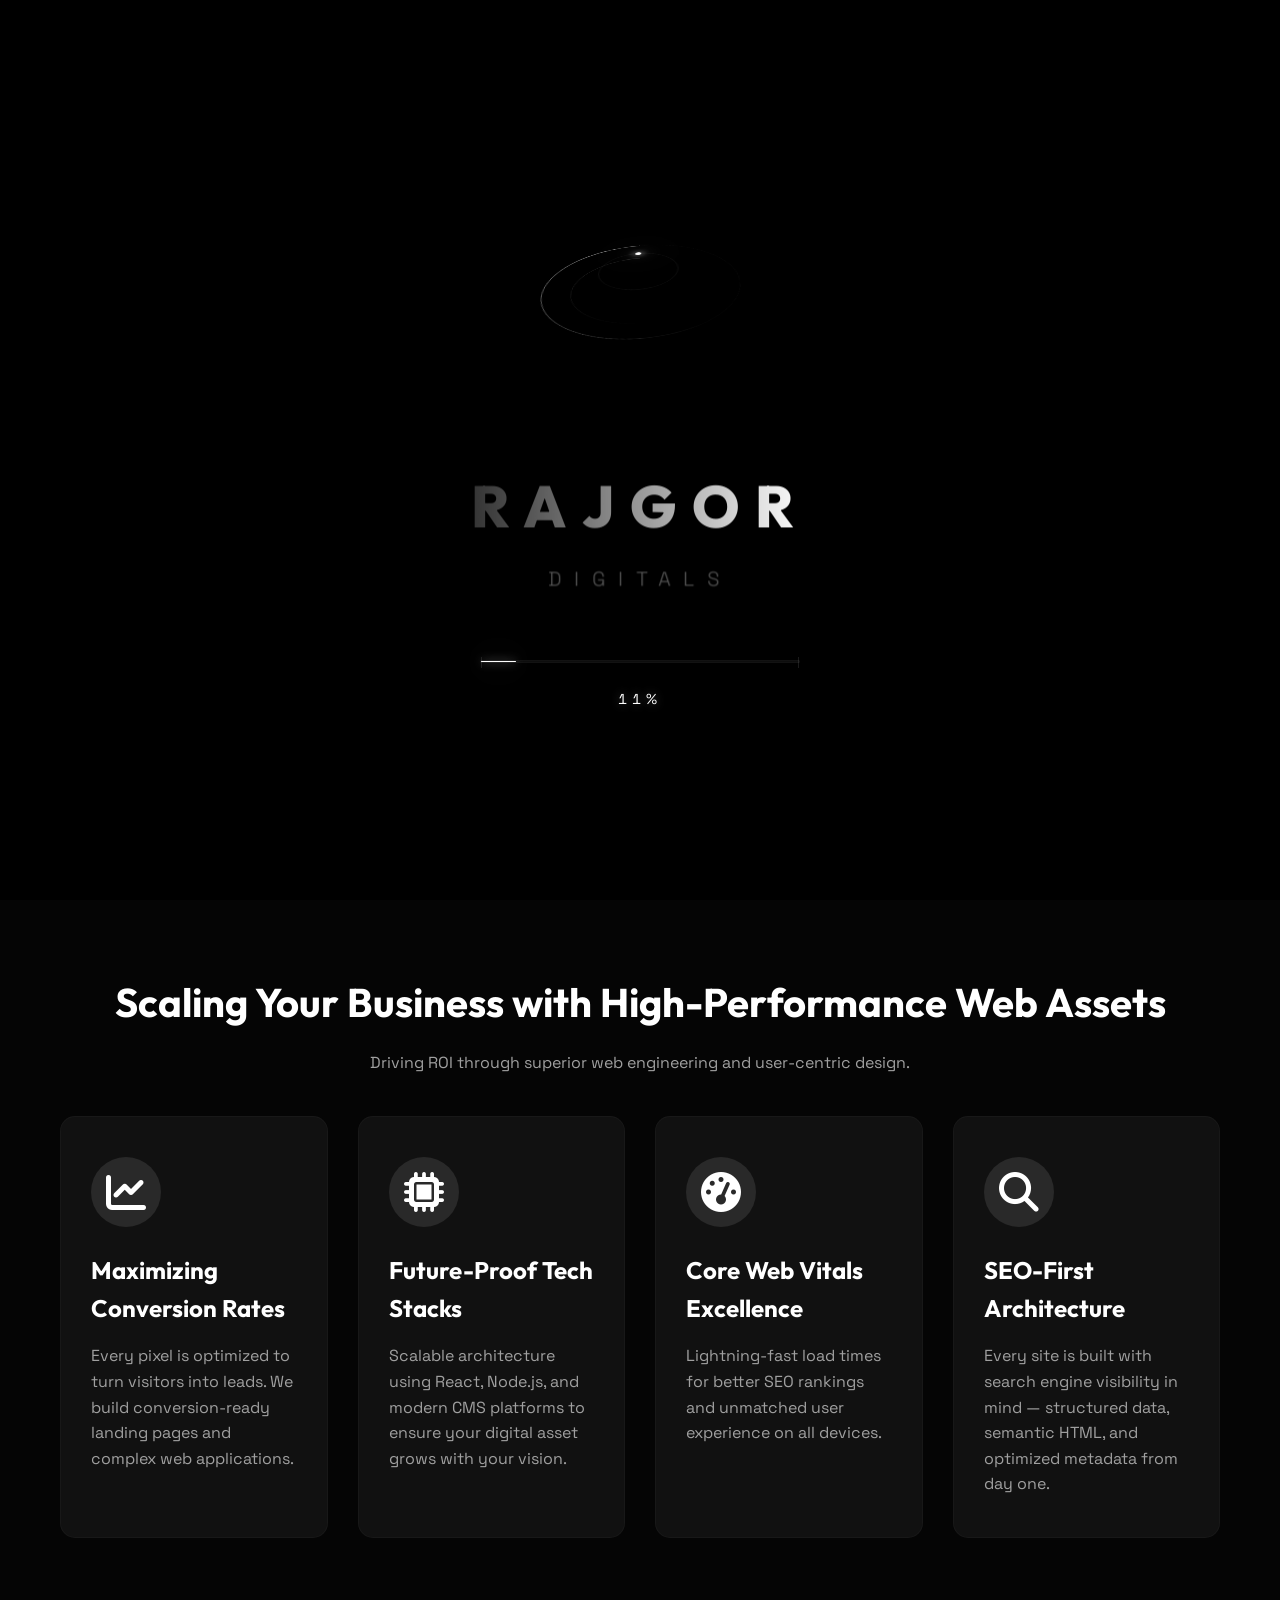
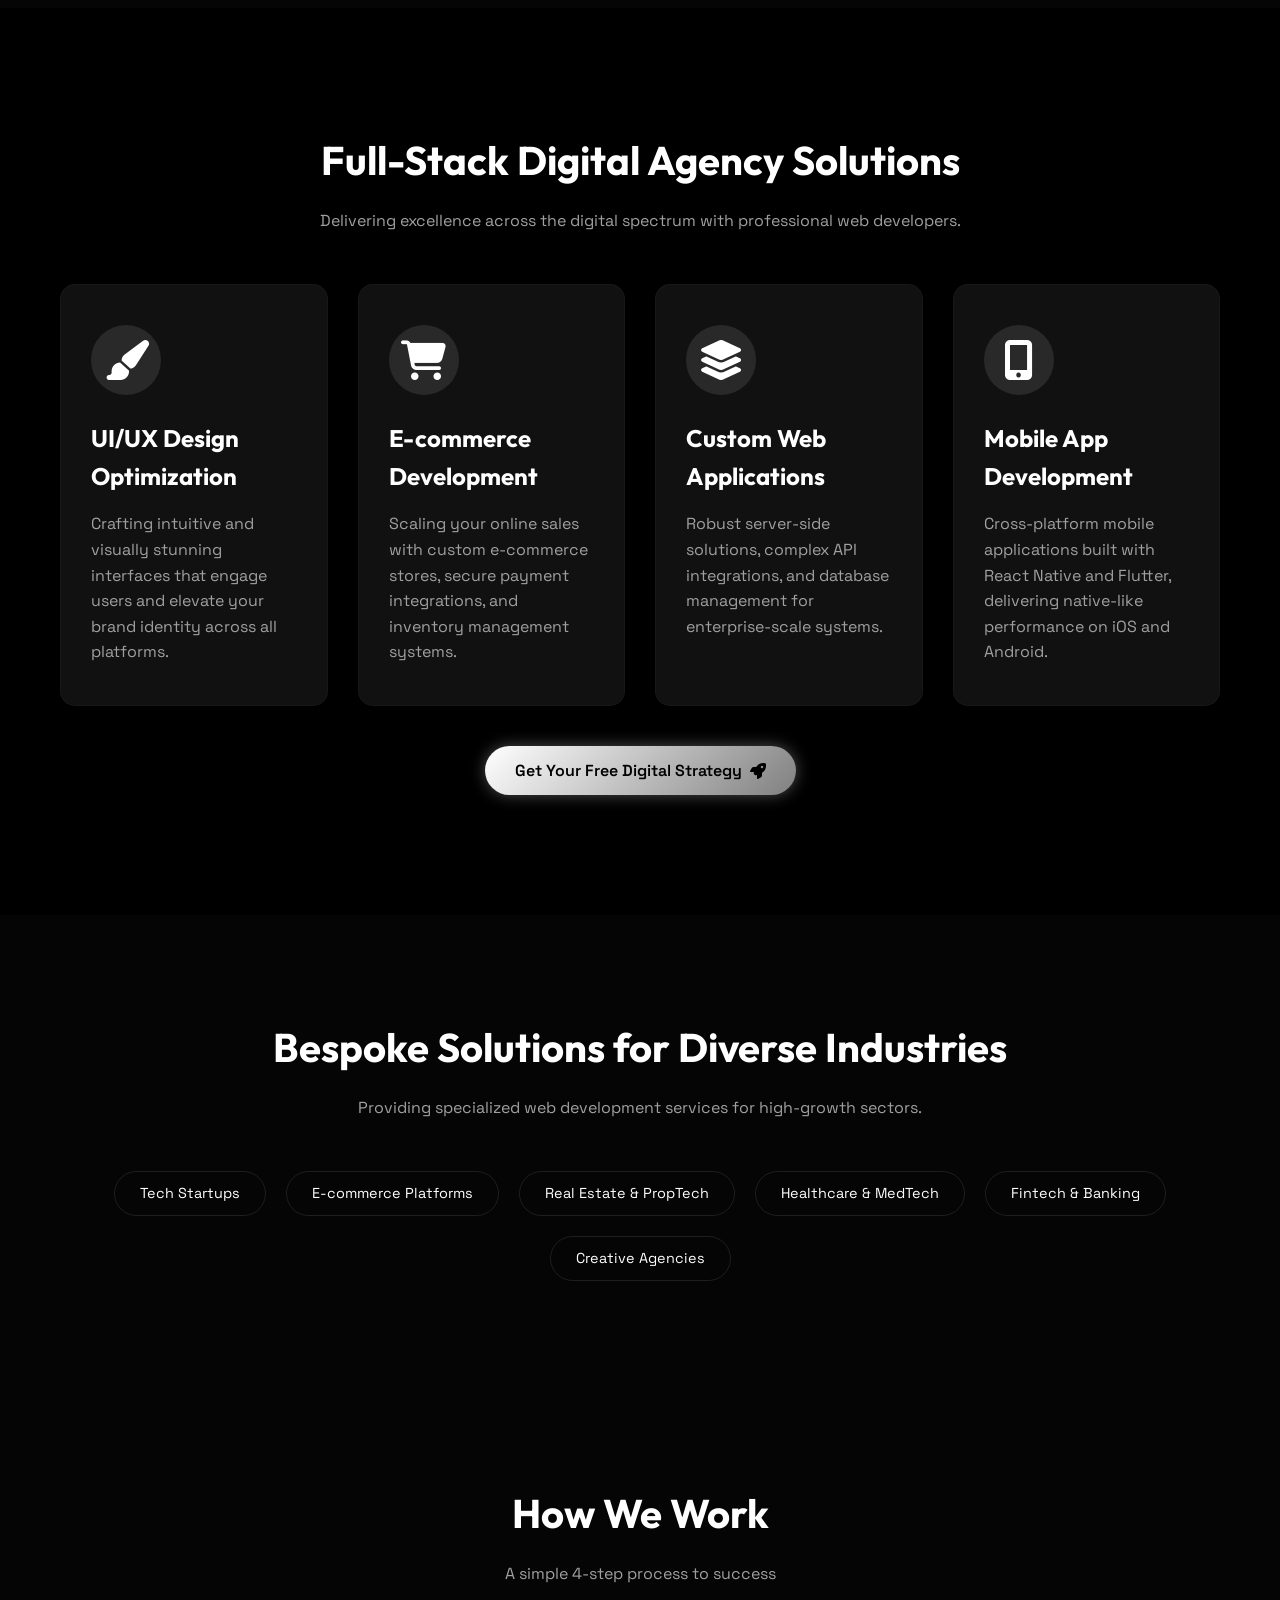
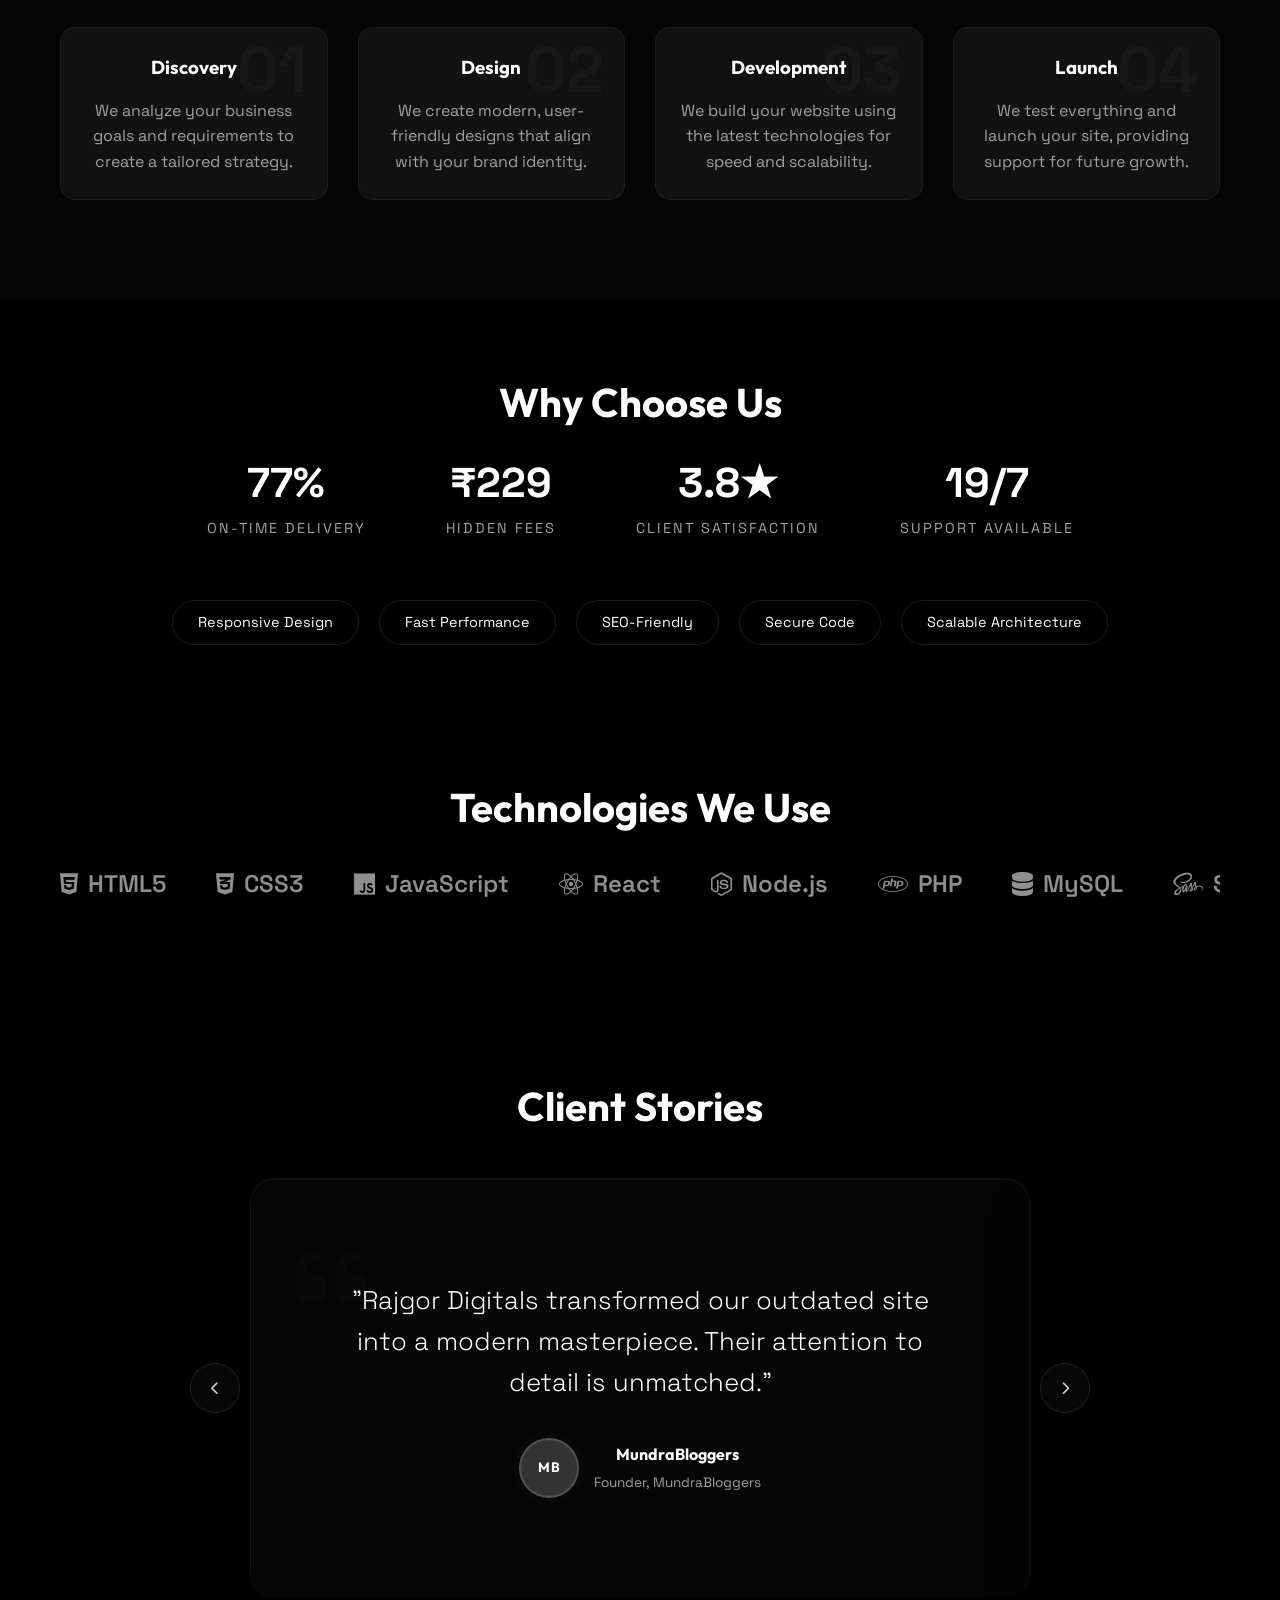
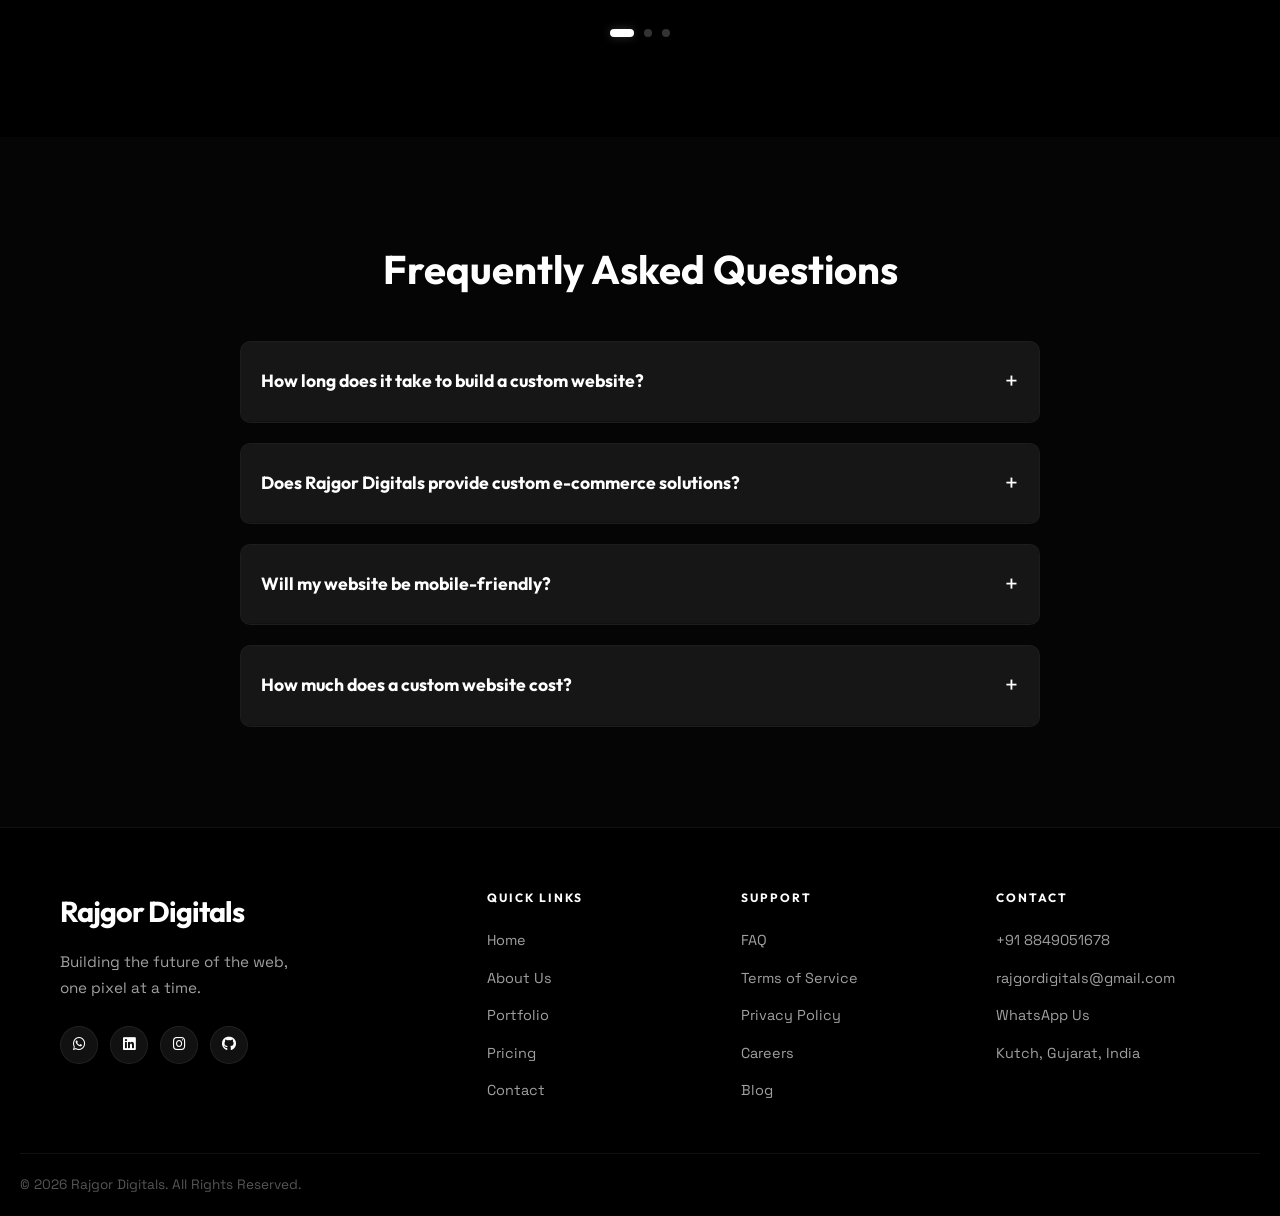
<file: index.html>
<!DOCTYPE html>
<html lang="en">

<head>
    <meta charset="UTF-8">
    <meta name="viewport" content="width=device-width, initial-scale=1.0">
    <link rel="alternate" hreflang="en-IN" href="https://rajgordigitals.in/">
    <link rel="alternate" hreflang="en" href="https://rajgordigitals.in/">
    <meta name="description"
        content="Looking for professional web developers? Rajgor Digitals is a custom website development company building fast, secure, and scalable solutions for businesses. Get a free audit!">
    <title>Custom Website Development Company | Rajgor Digitals</title>
    <link rel="icon" type="image/png" sizes="32x32" href="images/logo.png">
    <link rel="shortcut icon" href="images/logo.png">

    <!-- Canonical Tag -->
    <link rel="canonical" href="https://rajgordigitals.in/">

    <!-- Open Graph / Facebook -->
    <meta property="og:type" content="website">
    <meta property="og:url" content="https://rajgordigitals.in/">
    <meta property="og:title" content="Custom Website Development Company | Rajgor Digitals">
    <meta property="og:description"
        content="Looking for professional web developers? Rajgor Digitals is a custom website development company building fast, secure, and scalable solutions for businesses. Get a free audit!">
    <meta property="og:image" content="https://rajgordigitals.in/images/logo.webp">

    <!-- Twitter -->
    <meta property="twitter:card" content="summary_large_image">
    <meta property="twitter:url" content="https://rajgordigitals.in/">
    <meta property="twitter:title" content="Custom Website Development Company | Rajgor Digitals">
    <meta property="twitter:description"
        content="Looking for professional web developers? Rajgor Digitals is a custom website development company building fast, secure, and scalable solutions for businesses. Get a free audit!">
    <meta property="twitter:image" content="https://rajgordigitals.in/images/logo.webp">

    <!-- Google Fonts -->
    <link rel="preconnect" href="https://fonts.googleapis.com">
    <link rel="preconnect" href="https://fonts.gstatic.com" crossorigin>
    <link
        href="https://fonts.googleapis.com/css2?family=Outfit:wght@300;400;500;600;700;800&family=Space+Grotesk:wght@300;400;500;600;700&display=swap"
        rel="stylesheet">

    <!-- FontAwesome -->
    <link rel="stylesheet" href="libs/font-awesome/css/all.min.css">

    <!-- Stylesheets -->
    <link rel="stylesheet" href="css/base.css">
    <link rel="stylesheet" href="css/index.css">


    <script type="application/ld+json">
    {
  "@context": "https://schema.org",
  "@type": "BreadcrumbList",
  "itemListElement": [
    {
      "@type": "ListItem",
      "position": 1,
      "name": "Home",
      "item": "https://rajgordigitals.in/"
    }
  ]
}
    </script>
    <script type="application/ld+json">
    {
  "@context": "https://schema.org",
  "@type": "Organization",
  "name": "Rajgor Digitals",
  "url": "https://rajgordigitals.in",
  "logo": "https://rajgordigitals.in/images/logo.webp",
  "sameAs": [
    "https://www.linkedin.com/in/rajgordigitals",
    "https://www.instagram.com/rajgordigitals/",
    "https://wa.me/918849051678"
  ],
  "contactPoint": {
    "@type": "ContactPoint",
    "telephone": "+918849051678",
    "contactType": "customer service"
  }
}
    </script>
    <script type="application/ld+json">
    {
  "@context": "https://schema.org",
  "@type": "WebSite",
  "url": "https://rajgordigitals.in",
  "potentialAction": {
    "@type": "SearchAction",
    "target": "https://rajgordigitals.in/services.html?q={search_term_string}",
    "query-input": "required name=search_term_string"
  }
}
    </script>
    <script type="application/ld+json">
    {
  "@context": "https://schema.org",
  "@type": "LocalBusiness",
  "name": "Rajgor Digitals",
  "image": "https://rajgordigitals.in/images/logo.webp",
  "@id": "https://rajgordigitals.in",
  "url": "https://rajgordigitals.in",
  "telephone": "+918849051678",
  "priceRange": "$$",
  "address": {
    "@type": "PostalAddress",
    "streetAddress": "Kutch",
    "addressLocality": "Kutch",
    "addressRegion": "Gujarat",
    "postalCode": "370001",
    "addressCountry": "IN"
  },
  "geo": {
    "@type": "GeoCoordinates",
    "latitude": 22.9984,
    "longitude": 69.6701
  },
  "openingHoursSpecification": {
    "@type": "OpeningHoursSpecification",
    "dayOfWeek": [
      "Monday",
      "Tuesday",
      "Wednesday",
      "Thursday",
      "Friday",
      "Saturday"
    ],
    "opens": "09:00",
    "closes": "18:00"
  }
}
    </script>
</head>

<body>
    <!-- Preloader -->
    <div id="preloader">
        <div class="preloader-content">
            <div class="spinner-container">
                <div class="ring ring-outer"></div>
                <div class="ring ring-middle"></div>
                <div class="ring ring-inner"></div>
            </div>
            <div class="pre-brand">
                <span class="pre-name">Rajgor</span>
                <span class="pre-surname">Digitals</span>
            </div>
            <div class="pre-progress-wrap">
                <div class="pre-bar-bg">
                    <div class="pre-bar-fill" id="preloaderFill"></div>
                </div>
                <div class="pre-percent" id="preloaderPercent">0%</div>
            </div>
        </div>
    </div>

    <!-- Custom Cursor -->
    <div class="cursor-dot" data-cursor-dot></div>
    <div class="cursor-outline" data-cursor-outline></div>

    <!-- Navigation -->
    <nav class="navbar">
        <div class="container nav-container">
            <a href="index.html" class="logo">
                Rajgor <span class="accent">Digitals</span>
            </a>
            <div class="nav-links">
                <a href="about.html" class="nav-link">About</a>
                <a href="services.html" class="nav-link">Services</a>
                <a href="portfolio.html" class="nav-link">Portfolio</a>
                <a href="pricing.html" class="nav-link">Pricing</a>
                <a href="contact.html" class="nav-link contact-btn">Contact Us</a>
            </div>
            <div class="hamburger">
                <div class="line"></div>
                <div class="line"></div>
                <div class="line"></div>
            </div>
        </div>
    </nav>

    <!-- Mobile Menu -->
    <div class="mobile-menu">
        <a href="about.html" class="mobile-link">About</a>
        <a href="services.html" class="mobile-link">Services</a>
        <a href="portfolio.html" class="mobile-link">Portfolio</a>
        <a href="pricing.html" class="mobile-link">Pricing</a>
        <a href="contact.html" class="mobile-link accent-color">Contact Us</a>
    </div>

    <!-- Hero Section -->
    <header class="hero" id="home">
        <div class="hero-bg" id="hero-canvas"></div>
        <div class="container hero-content">
            <h1 class="hero-title">
                Professional <span class="gradient-text">Website Development Company</span>
            </h1>
            <p class="hero-subtitle">
                We partner with brands and startups to engineer professional web solutions. Meet our <a
                    href="about.html" style="color: var(--primary-color);">professional web developers</a>, explore our
                custom <a href="pricing.html" style="color: var(--primary-color);">web development packages</a>, or
                browse our <a href="portfolio.html" style="color: var(--primary-color);">featured web portfolio</a> to
                scale your digital vision.
            </p>
            <div class="hero-btns">
                <a href="contact.html" class="btn btn-primary">Get Your Free Website Audit <i
                        class="fas fa-search"></i></a>
                <a href="portfolio.html" class="btn btn-secondary">Explore Custom Web Portfolio</a>
            </div>


        </div>
    </header>

    <!-- Business Benefits Section -->
    <section class="benefits" style="padding: 70px 0; background: rgba(255, 255, 255, 0.02);">
        <div class="container">
            <div class="section-header reveal-up" style="text-align: center; margin-bottom: 40px;">
                <h2 class="section-title">Scaling Your Business with High-Performance Web Assets</h2>
                <p class="section-subtitle">Driving ROI through superior web engineering and user-centric design.</p>
            </div>
            <div class="services-grid">
                <div class="service-card reveal-up">
                    <div class="service-icon"><i class="fas fa-chart-line"></i></div>
                    <h3>Maximizing Conversion Rates</h3>
                    <p>Every pixel is optimized to turn visitors into leads. We build conversion-ready landing pages and
                        complex web applications.</p>
                </div>
                <div class="service-card reveal-up" style="animation-delay: 0.1s;">
                    <div class="service-icon"><i class="fas fa-microchip"></i></div>
                    <h3>Future-Proof Tech Stacks</h3>
                    <p>Scalable architecture using React, Node.js, and modern CMS platforms to ensure your digital asset
                        grows with your vision.</p>
                </div>
                <div class="service-card reveal-up" style="animation-delay: 0.2s;">
                    <div class="service-icon"><i class="fas fa-tachometer-alt"></i></div>
                    <h3>Core Web Vitals Excellence</h3>
                    <p>Lightning-fast load times for better SEO rankings and unmatched user experience on all devices.
                    </p>
                </div>
                <div class="service-card reveal-up" style="animation-delay: 0.3s;">
                    <div class="service-icon"><i class="fas fa-search"></i></div>
                    <h3>SEO-First Architecture</h3>
                    <p>Every site is built with search engine visibility in mind — structured data, semantic HTML, and
                        optimized metadata from day one.</p>
                </div>
            </div>
        </div>
    </section>

    <!-- Services Highlights Section -->
    <section class="services-highlights" id="services-highlights" style="padding: 120px 0;">
        <div class="container">
            <div class="section-header reveal-up" style="text-align: center; margin-bottom: 50px;">
                <h2 class="section-title">Full-Stack Digital Agency Solutions</h2>
                <p class="section-subtitle">Delivering excellence across the digital spectrum with professional web
                    developers.</p>
            </div>
            <div class="services-grid">
                <div class="service-card reveal-up">
                    <div class="service-icon"><i class="fas fa-paint-brush"></i></div>
                    <h3>UI/UX Design Optimization</h3>
                    <p>Crafting intuitive and visually stunning interfaces that engage users and elevate your brand
                        identity across all platforms.</p>
                </div>
                <div class="service-card reveal-up" style="animation-delay: 0.1s;">
                    <div class="service-icon"><i class="fas fa-shopping-cart"></i></div>
                    <h3>E-commerce Development</h3>
                    <p>Scaling your online sales with custom e-commerce stores, secure payment integrations, and
                        inventory management systems.</p>
                </div>
                <div class="service-card reveal-up" style="animation-delay: 0.2s;">
                    <div class="service-icon"><i class="fas fa-layer-group"></i></div>
                    <h3>Custom Web Applications</h3>
                    <p>Robust server-side solutions, complex API integrations, and database management for
                        enterprise-scale systems.</p>
                </div>
                <div class="service-card reveal-up" style="animation-delay: 0.3s;">
                    <div class="service-icon"><i class="fas fa-mobile-alt"></i></div>
                    <h3>Mobile App Development</h3>
                    <p>Cross-platform mobile applications built with React Native and Flutter, delivering native-like
                        performance on iOS and Android.</p>
                </div>
            </div>
            <div class="hero-btns" style="margin-top: 40px; justify-content: center;">
                <a href="contact.html" class="btn btn-primary">Get Your Free Digital Strategy <i
                        class="fas fa-rocket"></i></a>
            </div>
        </div>
    </section>

    <!-- Industries Served Section -->
    <section class="industries" style="padding: 100px 0; background: #050505;">
        <div class="container">
            <div class="section-header reveal-up" style="text-align: center; margin-bottom: 50px;">
                <h2 class="section-title">Bespoke Solutions for Diverse Industries</h2>
                <p class="section-subtitle">Providing specialized web development services for high-growth sectors.</p>
            </div>
            <div class="why-features reveal-up"
                style="justify-content: center; display: flex; flex-wrap: wrap; gap: 20px;">
                <div class="feature-tag">Tech Startups</div>
                <div class="feature-tag">E-commerce Platforms</div>
                <div class="feature-tag">Real Estate & PropTech</div>
                <div class="feature-tag">Healthcare & MedTech</div>
                <div class="feature-tag">Fintech & Banking</div>
                <div class="feature-tag">Creative Agencies</div>
            </div>
        </div>
    </section>

    <!-- Process Section -->
    <section class="process" id="process" style="padding: 100px 0; background: #050505;">
        <div class="container">
            <h2 class="section-title reveal-up">How We Work</h2>
            <p class="section-subtitle reveal-up">A simple 4-step process to success</p>
            <div class="process-grid">
                <div class="process-step reveal-up">
                    <div class="number">01</div>
                    <h3>Discovery</h3>
                    <p>We analyze your business goals and requirements to create a tailored strategy.</p>
                </div>
                <div class="process-step reveal-up" style="animation-delay: 0.1s;">
                    <div class="number">02</div>
                    <h3>Design</h3>
                    <p>We create modern, user-friendly designs that align with your brand identity.</p>
                </div>
                <div class="process-step reveal-up" style="animation-delay: 0.2s;">
                    <div class="number">03</div>
                    <h3>Development</h3>
                    <p>We build your website using the latest technologies for speed and scalability.</p>
                </div>
                <div class="process-step reveal-up" style="animation-delay: 0.3s;">
                    <div class="number">04</div>
                    <h3>Launch</h3>
                    <p>We test everything and launch your site, providing support for future growth.</p>
                </div>
            </div>
        </div>
    </section>

    <!-- Why Choose Us Section -->
    <section class="why-us" id="why-us">
        <div class="container">
            <div class="section-header reveal-up">
                <h2 class="section-title">Why Choose Us</h2>
            </div>
            <div class="counters-grid">
                <div class="counter-item reveal-up">
                    <span class="counter-stat" data-count="100" data-suffix="%">0%</span>
                    <p class="counter-label">On-Time Delivery</p>
                </div>
                <div class="counter-item reveal-up">
                    <span class="counter-stat" data-count="0" data-prefix="₹" data-from="999">₹999</span>
                    <p class="counter-label">Hidden Fees</p>
                </div>
                <div class="counter-item reveal-up">
                    <span class="counter-stat" data-count="4.9" data-suffix="★" data-decimal="1">0.0★</span>
                    <p class="counter-label">Client Satisfaction</p>
                </div>
                <div class="counter-item reveal-up">
                    <span class="counter-stat" data-count="24" data-suffix="/7">0/7</span>
                    <p class="counter-label">Support Available</p>
                </div>
            </div>
            <div class="why-features reveal-up">
                <div class="feature-tag">Responsive Design</div>
                <div class="feature-tag">Fast Performance</div>
                <div class="feature-tag">SEO-Friendly</div>
                <div class="feature-tag">Secure Code</div>
                <div class="feature-tag">Scalable Architecture</div>
            </div>
        </div>
    </section>

    <!-- Tech Stack Section -->
    <section class="tech-stack" id="tech">
        <div class="container">
            <h2 class="section-title reveal-up">Technologies We Use</h2>
            <div class="tech-marquee">
                <div class="tech-track">
                    <!-- Icons duplication for infinite scroll effect -->
                    <div class="tech-icon"><i class="fab fa-html5"></i> <span>HTML5</span></div>
                    <div class="tech-icon"><i class="fab fa-css3-alt"></i> <span>CSS3</span></div>
                    <div class="tech-icon"><i class="fab fa-js"></i> <span>JavaScript</span></div>
                    <div class="tech-icon"><i class="fab fa-react"></i> <span>React</span></div>
                    <div class="tech-icon"><i class="fab fa-node-js"></i> <span>Node.js</span></div>
                    <div class="tech-icon"><i class="fab fa-php"></i> <span>PHP</span></div>
                    <div class="tech-icon"><i class="fas fa-database"></i> <span>MySQL</span></div>
                    <div class="tech-icon"><i class="fab fa-sass"></i> <span>Sass</span></div>
                    <div class="tech-icon"><i class="fab fa-git-alt"></i> <span>Git</span></div>
                    <!-- Duplicate -->
                    <div class="tech-icon"><i class="fab fa-html5"></i> <span>HTML5</span></div>
                    <div class="tech-icon"><i class="fab fa-css3-alt"></i> <span>CSS3</span></div>
                    <div class="tech-icon"><i class="fab fa-js"></i> <span>JavaScript</span></div>
                    <div class="tech-icon"><i class="fab fa-react"></i> <span>React</span></div>
                    <div class="tech-icon"><i class="fab fa-node-js"></i> <span>Node.js</span></div>
                    <div class="tech-icon"><i class="fab fa-php"></i> <span>PHP</span></div>
                    <div class="tech-icon"><i class="fas fa-database"></i> <span>MySQL</span></div>
                    <div class="tech-icon"><i class="fab fa-sass"></i> <span>Sass</span></div>
                    <div class="tech-icon"><i class="fab fa-git-alt"></i> <span>Git</span></div>
                </div>
            </div>
        </div>
    </section>

    <!-- Testimonials Section -->
    <section class="testimonials" id="testimonials">
        <div class="container" style="position: relative; max-width: 960px;">
            <h2 class="section-title reveal-up">Client Stories</h2>

            <div class="testimonial-slider-wrapper reveal-up">
                <div class="testimonial-slider-container">
                    <div class="testimonial-track">

                        <div class="testimonial-card active">
                            <p class="quote">"Rajgor Digitals transformed our outdated site into a modern masterpiece.
                                Their attention to detail is unmatched."</p>
                            <div class="client-info">
                                <div class="client-avatar client-avatar-initials">MB</div>
                                <div>
                                    <h4>MundraBloggers</h4>
                                    <p class="client-role">Founder, MundraBloggers</p>
                                </div>
                            </div>
                        </div>

                        <div class="testimonial-card">
                            <p class="quote">"Rajgor Digitals designed a premium online presence for New Akshat Fashion.
                                Thanks to their custom web engineering, we are now visible online, and the user feedback
                                has been incredible!"</p>
                            <div class="client-info">
                                <div class="client-avatar client-avatar-initials">AR</div>
                                <div>
                                    <h4>Akshat Rajgor</h4>
                                    <p class="client-role">Owner, New Akshat Fashion</p>
                                </div>
                            </div>
                        </div>


                        <div class="testimonial-card">
                            <p class="quote">"Rajgor Digitals built a clean, professional website for Parth Groups that
                                perfectly reflects our brand. Their process was smooth, communication was excellent, and
                                the end result exceeded our expectations!"</p>
                            <div class="client-info">
                                <div class="client-avatar client-avatar-initials">PG</div>
                                <div>
                                    <h4>Parth Groups</h4>
                                    <p class="client-role">Owner, Parth Groups</p>
                                </div>
                            </div>
                        </div>

                    </div>
                </div>

                <!-- Navigation Arrows -->
                <button class="slider-btn prev-btn" aria-label="Previous Testimonial"><i
                        class="fas fa-chevron-left"></i></button>
                <button class="slider-btn next-btn" aria-label="Next Testimonial"><i
                        class="fas fa-chevron-right"></i></button>
            </div>

            <!-- Dots Indicators -->
            <div class="testimonial-dots reveal-up">
                <span class="dot active" data-index="0"></span>
                <span class="dot" data-index="1"></span>
                <span class="dot" data-index="2"></span>
            </div>
        </div>
    </section>

    <!-- FAQ Section -->
    <section class="faq" id="faq" style="padding: 100px 0; background: #050505;">
        <div class="container">
            <h2 class="section-title reveal-up">Frequently Asked Questions</h2>
            <div class="faq-grid">
                <div class="faq-item reveal-up">
                    <div class="faq-question">
                        <h3>How long does it take to build a custom website?</h3>
                    </div>
                    <div class="faq-answer">
                        <p>A standard project takes between 4 to 12 weeks, depending on the scope, complexity, and
                            rounds of feedback. We prioritize quality and thorough testing for every digital asset.</p>
                    </div>
                </div>
                <div class="faq-item reveal-up">
                    <div class="faq-question">
                        <h3>Does Rajgor Digitals provide custom e-commerce solutions?</h3>
                    </div>
                    <div class="faq-answer">
                        <p>Yes, we specialize in building scalable, secure, and conversion-focused e-commerce platforms.
                            From inventory management to secure payment gateways, we handle it all.</p>
                    </div>
                </div>
                <div class="faq-item reveal-up">
                    <div class="faq-question">
                        <h3>Will my website be mobile-friendly?</h3>
                    </div>
                    <div class="faq-answer">
                        <p>Yes, all our websites are fully responsive and look great on all devices, from mobile phones
                            to desktops. We follow a mobile-first indexing approach for maximum SEO benefit.</p>
                    </div>
                </div>
                <div class="faq-item reveal-up">
                    <div class="faq-question">
                        <h3>How much does a custom website cost?</h3>
                    </div>
                    <div class="faq-answer">
                        <p>Our plans start from ₹3,999 for a starter site. Pricing depends on the number of pages,
                            features, and complexity. View our <a href="pricing.html"
                                style="color: #fff; text-decoration: underline;">transparent pricing plans</a>.</p>
                    </div>
                </div>
            </div>
        </div>
    </section>

    <!-- Footer -->
    <footer>
        <div class="container footer-top">
            <div class="footer-brand">
                <a href="index.html" class="logo">Rajgor <span class="accent">Digitals</span></a>
                <p>Building the future of the web,<br>one pixel at a time.</p>
                <div class="footer-social">
                    <a href="https://wa.me/918849051678?text=Hello%20Rajgor%20Digitals,%20I%20am%20interested%20in%20your%20web%20development%20services."
                        target="_blank" rel="noopener noreferrer"><i class="fab fa-whatsapp"></i></a>
                    <a href="https://www.linkedin.com/in/rajgordigitals" target="_blank" rel="noopener noreferrer"><i
                            class="fab fa-linkedin"></i></a>
                    <a href="https://www.instagram.com/rajgordigitals/" target="_blank" rel="noopener noreferrer"><i
                            class="fab fa-instagram"></i></a>
                    <a href="https://github.com/Rajgor-Digitals" target="_blank" rel="noopener noreferrer"><i
                            class="fab fa-github"></i></a>
                </div>
            </div>
            <div class="footer-links">
                <div class="footer-col">
                    <h4>Quick Links</h4>
                    <ul>
                        <li><a href="index.html">Home</a></li>
                        <li><a href="about.html">About Us</a></li>
                        <li><a href="portfolio.html">Portfolio</a></li>
                        <li><a href="pricing.html">Pricing</a></li>
                        <li><a href="contact.html">Contact</a></li>
                    </ul>
                </div>
                <div class="footer-col">
                    <h4>Support</h4>
                    <ul>
                        <li><a href="faq.html">FAQ</a></li>
                        <li><a href="terms.html">Terms of Service</a></li>
                        <li><a href="privacy.html">Privacy Policy</a></li>
                        <li><a href="careers.html">Careers</a></li>
                        <li><a href="blog.html">Blog</a></li>
                    </ul>
                </div>
                <div class="footer-col">
                    <h4>Contact</h4>
                    <ul>
                        <li><a href="tel:+918849051678">+91 8849051678</a></li>
                        <li><a href="mailto:rajgordigitals@gmail.com">rajgordigitals@gmail.com</a></li>
                        <li><a href="https://wa.me/918849051678" target="_blank" rel="noopener noreferrer">WhatsApp
                                Us</a></li>
                        <li><span>Kutch, Gujarat, India</span></li>
                    </ul>
                </div>
            </div>
        </div>
        <div class="footer-bottom">
            <p>&copy; 2026 Rajgor Digitals. All Rights Reserved.</p>
        </div>
    </footer>


    <script src="script.js" defer></script>
</body>

</html>
</file>
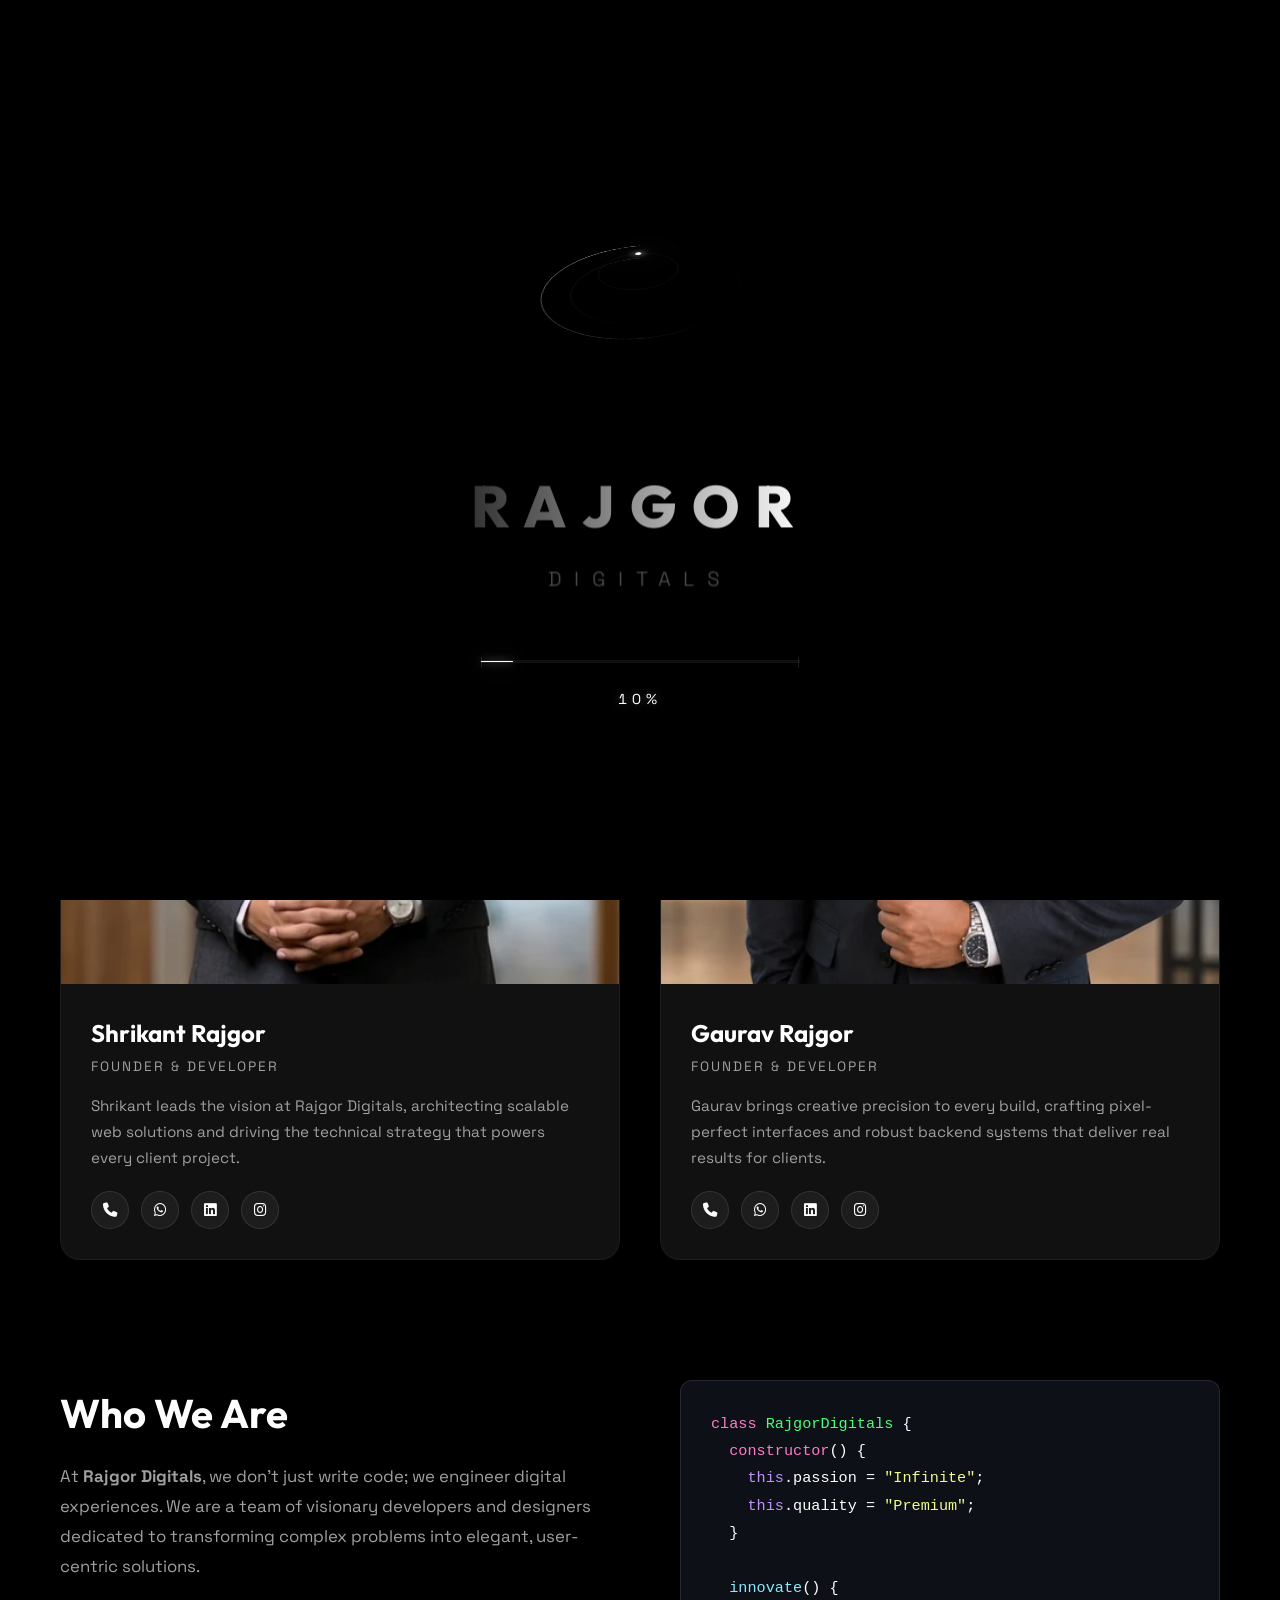
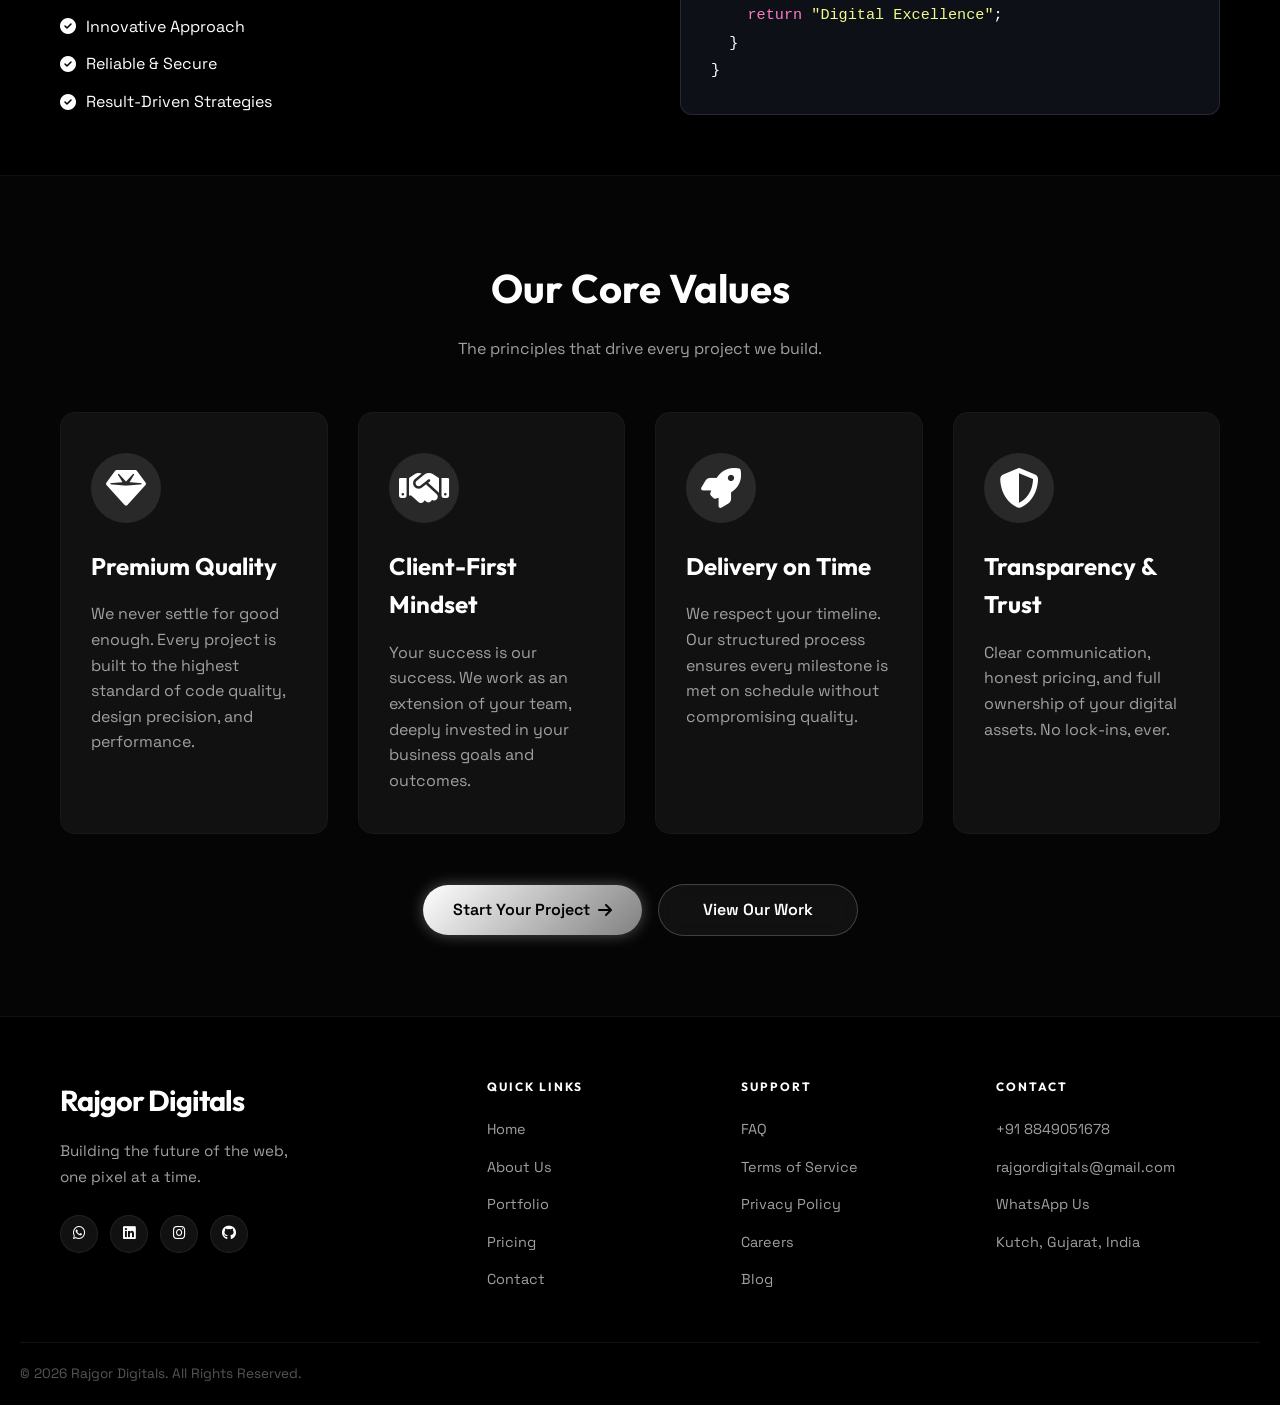
<file: about.html>
<!DOCTYPE html>
<html lang="en">

<head>
    <meta charset="UTF-8">
    <meta name="viewport" content="width=device-width, initial-scale=1.0">
    <link rel="alternate" hreflang="en-IN" href="https://rajgordigitals.in/about.html">
    <link rel="alternate" hreflang="en" href="https://rajgordigitals.in/about.html">
    <meta name="description"
        content="Meet the professional web developers at Rajgor Digitals. We specialize in custom website development services, engineering premium digital experiences for global clients.">
    <title>Professional Web Developers | About Rajgor Digitals</title>
    <link rel="icon" type="image/png" sizes="32x32" href="images/logo.png">
    <link rel="shortcut icon" href="images/logo.png">

    <!-- Canonical Tag -->
    <link rel="canonical" href="https://rajgordigitals.in/about.html">

    <!-- Open Graph / Facebook -->
    <meta property="og:type" content="website">
    <meta property="og:url" content="https://rajgordigitals.in/about.html">
    <meta property="og:title" content="Professional Web Developers | About Rajgor Digitals">
    <meta property="og:description"
        content="Meet the professional web developers at Rajgor Digitals. We specialize in custom website development services, engineering premium digital experiences for global clients.">
    <meta property="og:image" content="https://rajgordigitals.in/images/logo.webp">

    <!-- Twitter -->
    <meta property="twitter:card" content="summary_large_image">
    <meta property="twitter:url" content="https://rajgordigitals.in/about.html">
    <meta property="twitter:title" content="Professional Web Developers | About Rajgor Digitals">
    <meta property="twitter:description"
        content="Meet the professional web developers at Rajgor Digitals. We specialize in custom website development services, engineering premium digital experiences for global clients.">
    <meta property="twitter:image" content="https://rajgordigitals.in/images/logo.webp">

    <!-- Google Fonts -->
    <link rel="preconnect" href="https://fonts.googleapis.com">
    <link rel="preconnect" href="https://fonts.gstatic.com" crossorigin>
    <link
        href="https://fonts.googleapis.com/css2?family=Outfit:wght@300;400;500;600;700;800&family=Space+Grotesk:wght@300;400;500;600;700&display=swap"
        rel="stylesheet">

    <!-- FontAwesome -->
    <link rel="stylesheet" href="libs/font-awesome/css/all.min.css">

    <!-- Stylesheets -->
    <link rel="stylesheet" href="css/base.css">
    <link rel="stylesheet" href="css/about.css">


    <script type="application/ld+json">
    {
  "@context": "https://schema.org",
  "@type": "BreadcrumbList",
  "itemListElement": [
    {
      "@type": "ListItem",
      "position": 1,
      "name": "Home",
      "item": "https://rajgordigitals.in/"
    },
    {
      "@type": "ListItem",
      "position": 2,
      "name": "About Us",
      "item": "https://rajgordigitals.in/about.html"
    }
  ]
}
    </script>
    <script type="application/ld+json">
    {
  "@context": "https://schema.org",
  "@type": "AboutPage",
  "mainEntity": {
    "@type": "Organization",
    "name": "Rajgor Digitals",
    "description": "A team of visionary developers and designers engineering premium digital experiences.",
    "url": "https://rajgordigitals.in",
    "logo": "https://rajgordigitals.in/images/logo.webp"
  }
}
    </script>
    <script type="application/ld+json">
    {
  "@context": "https://schema.org",
  "@type": "FAQPage",
  "mainEntity": [
    {
      "@type": "Question",
      "name": "Who founded Rajgor Digitals?",
      "acceptedAnswer": {
        "@type": "Answer",
        "text": "Rajgor Digitals was founded by Shrikant Rajgor and Gaurav Rajgor, expert full-stack web developers based in Kutch, Gujarat, India, delivering premium custom web development services."
      }
    },
    {
      "@type": "Question",
      "name": "What custom web development capabilities do you have?",
      "acceptedAnswer": {
        "@type": "Answer",
        "text": "We build highly performant static and dynamic systems using HTML5, CSS3, JavaScript, React.js, Node.js, PHP, and MySQL."
      }
    }
  ]
}
    </script>
</head>

<body>
    <!-- Preloader -->
    <div id="preloader">
        <div class="preloader-content">
            <div class="spinner-container">
                <div class="ring ring-outer"></div>
                <div class="ring ring-middle"></div>
                <div class="ring ring-inner"></div>
            </div>
            <div class="pre-brand">
                <span class="pre-name">Rajgor</span>
                <span class="pre-surname">Digitals</span>
            </div>
            <div class="pre-progress-wrap">
                <div class="pre-bar-bg">
                    <div class="pre-bar-fill" id="preloaderFill"></div>
                </div>
                <div class="pre-percent" id="preloaderPercent">0%</div>
            </div>
        </div>
    </div>

    <!-- Custom Cursor -->
    <div class="cursor-dot" data-cursor-dot></div>
    <div class="cursor-outline" data-cursor-outline></div>

    <!-- Navigation -->
    <nav class="navbar">
        <div class="container nav-container">
            <a href="index.html" class="logo">
                Rajgor <span class="accent">Digitals</span>
            </a>
            <div class="nav-links">
                <a href="about.html" class="nav-link">About</a>
                <a href="services.html" class="nav-link">Services</a>
                <a href="portfolio.html" class="nav-link">Portfolio</a>
                <a href="pricing.html" class="nav-link">Pricing</a>
                <a href="contact.html" class="nav-link contact-btn">Contact Us</a>
            </div>
            <div class="hamburger">
                <div class="line"></div>
                <div class="line"></div>
                <div class="line"></div>
            </div>
        </div>
    </nav>

    <!-- Mobile Menu -->
    <div class="mobile-menu">
        <a href="about.html" class="mobile-link">About</a>
        <a href="services.html" class="mobile-link">Services</a>
        <a href="portfolio.html" class="mobile-link">Portfolio</a>
        <a href="pricing.html" class="mobile-link">Pricing</a>
        <a href="contact.html" class="mobile-link accent-color">Contact Us</a>
    </div>

    <!-- Team Section — shown first -->
    <section class="team-section" id="team">
        <div class="container">
            <div class="section-header reveal-up" style="text-align: center; margin-bottom: 50px;">
                <h1 class="section-title">Professional Web Developers | About Rajgor Digitals</h1>
                <p class="section-subtitle">The visionary founders and developers engineering premium digital
                    experiences.</p>
            </div>
            <div class="team-grid">
                <!-- Shrikant -->
                <div class="team-card reveal-up">
                    <div class="team-img-wrap">
                        <picture>
                            <source srcset="Profile/shrikant.webp" type="image/webp">
                            <img src="Profile/shrikant.webp"
                                alt="Shrikant Rajgor - Founder & Developer at Rajgor Digitals" class="team-img"
                                loading="eager" width="480" height="600">
                        </picture>
                    </div>
                    <div class="team-info">
                        <h3 class="team-name">Shrikant Rajgor</h3>
                        <p class="team-role">Founder &amp; Developer</p>
                        <p class="team-bio">Shrikant leads the vision at Rajgor Digitals, architecting scalable web
                            solutions and driving the technical strategy that powers every client project.</p>
                        <div class="team-socials">
                            <a href="tel:+918849051678" aria-label="Call Shrikant"><i class="fas fa-phone"></i></a>
                            <a href="https://wa.me/918849051678" target="_blank" aria-label="WhatsApp Shrikant"
                                rel="noopener noreferrer"><i class="fab fa-whatsapp"></i></a>
                            <a href="https://www.linkedin.com/in/shrikant-rajgor/" target="_blank"
                                aria-label="LinkedIn Shrikant" rel="noopener noreferrer"><i
                                    class="fab fa-linkedin"></i></a>
                            <a href="https://www.instagram.com/rajgor_shrikant/" target="_blank"
                                aria-label="Instagram Shrikant" rel="noopener noreferrer"><i
                                    class="fab fa-instagram"></i></a>
                        </div>
                    </div>
                </div>
                <!-- Gaurav -->
                <div class="team-card reveal-up" style="animation-delay: 0.15s;">
                    <div class="team-img-wrap">
                        <picture>
                            <source srcset="Profile/gaurav.webp" type="image/webp">
                            <img src="Profile/gaurav.webp" alt="Gaurav - Founder & Developer at Rajgor Digitals"
                                class="team-img" loading="eager" width="480" height="600">
                        </picture>
                    </div>
                    <div class="team-info">
                        <h3 class="team-name">Gaurav Rajgor</h3>
                        <p class="team-role">Founder &amp; Developer</p>
                        <p class="team-bio">Gaurav brings creative precision to every build, crafting pixel-perfect
                            interfaces and robust backend systems that deliver real results for clients.</p>
                        <div class="team-socials">
                            <a href="tel:+917359698595" aria-label="Call Gaurav"><i class="fas fa-phone"></i></a>
                            <a href="https://wa.me/917359698595" target="_blank" aria-label="WhatsApp Gaurav"
                                rel="noopener noreferrer"><i class="fab fa-whatsapp"></i></a>
                            <a href="https://www.linkedin.com/in/rajgordigitals" target="_blank"
                                aria-label="LinkedIn Gaurav" rel="noopener noreferrer"><i
                                    class="fab fa-linkedin"></i></a>
                            <a href="https://www.instagram.com/rajgor_gauravv/" target="_blank"
                                aria-label="Instagram Gaurav" rel="noopener noreferrer"><i
                                    class="fab fa-instagram"></i></a>
                        </div>
                    </div>
                </div>
            </div>
        </div>
    </section>

    <!-- About / Who We Are Section -->
    <section class="about" id="about">
        <div class="container about-container">
            <div class="about-content reveal-left">
                <h2 class="section-title">Who We Are</h2>

                <p class="section-desc">
                    At <strong>Rajgor Digitals</strong>, we don't just write code; we engineer digital experiences.
                    We are a team of visionary developers and designers dedicated to transforming complex problems into
                    elegant, user-centric solutions.
                </p>
                <ul class="about-features">
                    <li><i class="fas fa-check-circle"></i> Innovative Approach</li>
                    <li><i class="fas fa-check-circle"></i> Reliable &amp; Secure</li>
                    <li><i class="fas fa-check-circle"></i> Result-Driven Strategies</li>
                </ul>
            </div>
            <div class="about-image reveal-right">
                <div class="code-block">
                    <pre><code><span class="keyword">class</span> <span class="class-name">RajgorDigitals</span> {
  <span class="keyword">constructor</span>() {
    <span class="this">this</span>.passion = <span class="string">"Infinite"</span>;
    <span class="this">this</span>.quality = <span class="string">"Premium"</span>;
  }

  <span class="function">innovate</span>() {
    <span class="return">return</span> <span class="string">"Digital Excellence"</span>;
  }
}</code></pre>
                </div>
            </div>
        </div>
    </section>

    <!-- Values & CTA Section -->
    <section style="padding: 80px 0; background: #050505; border-top: 1px solid rgba(255,255,255,0.04);">
        <div class="container">
            <div class="section-header reveal-up" style="text-align: center; margin-bottom: 50px;">
                <h2 class="section-title">Our Core Values</h2>
                <p class="section-subtitle">The principles that drive every project we build.</p>
            </div>
            <div class="services-grid reveal-up">
                <div class="service-card">
                    <div class="service-icon"><i class="fas fa-gem"></i></div>
                    <h3>Premium Quality</h3>
                    <p>We never settle for good enough. Every project is built to the highest standard of code quality,
                        design precision, and performance.</p>
                </div>
                <div class="service-card" style="animation-delay: 0.1s;">
                    <div class="service-icon"><i class="fas fa-handshake"></i></div>
                    <h3>Client-First Mindset</h3>
                    <p>Your success is our success. We work as an extension of your team, deeply invested in your
                        business goals and outcomes.</p>
                </div>
                <div class="service-card" style="animation-delay: 0.2s;">
                    <div class="service-icon"><i class="fas fa-rocket"></i></div>
                    <h3>Delivery on Time</h3>
                    <p>We respect your timeline. Our structured process ensures every milestone is met on schedule
                        without compromising quality.</p>
                </div>
                <div class="service-card" style="animation-delay: 0.3s;">
                    <div class="service-icon"><i class="fas fa-shield-alt"></i></div>
                    <h3>Transparency & Trust</h3>
                    <p>Clear communication, honest pricing, and full ownership of your digital assets. No lock-ins,
                        ever.</p>
                </div>
            </div>
            <div class="about-cta-btns reveal-up">
                <a href="contact.html" class="btn btn-primary">Start Your Project <i class="fas fa-arrow-right"></i></a>
                <a href="portfolio.html" class="btn btn-secondary">View Our Work</a>
            </div>
        </div>
    </section>

    <!-- Footer -->
    <footer>
        <div class="container footer-top">
            <div class="footer-brand">
                <a href="index.html" class="logo">Rajgor <span class="accent">Digitals</span></a>
                <p>Building the future of the web,<br>one pixel at a time.</p>
                <div class="footer-social">
                    <a href="https://wa.me/918849051678?text=Hello%20Rajgor%20Digitals,%20I%20am%20interested%20in%20your%20web%20development%20services."
                        target="_blank" rel="noopener noreferrer"><i class="fab fa-whatsapp"></i></a>
                    <a href="https://www.linkedin.com/in/rajgordigitals" target="_blank" rel="noopener noreferrer"><i
                            class="fab fa-linkedin"></i></a>
                    <a href="https://www.instagram.com/rajgordigitals/" target="_blank" rel="noopener noreferrer"><i
                            class="fab fa-instagram"></i></a>
                    <a href="https://github.com/Rajgor-Digitals" target="_blank" rel="noopener noreferrer"><i
                            class="fab fa-github"></i></a>
                </div>
            </div>
            <div class="footer-links">
                <div class="footer-col">
                    <h4>Quick Links</h4>
                    <ul>
                        <li><a href="index.html">Home</a></li>
                        <li><a href="about.html">About Us</a></li>
                        <li><a href="portfolio.html">Portfolio</a></li>
                        <li><a href="pricing.html">Pricing</a></li>
                        <li><a href="contact.html">Contact</a></li>
                    </ul>
                </div>
                <div class="footer-col">
                    <h4>Support</h4>
                    <ul>
                        <li><a href="faq.html">FAQ</a></li>
                        <li><a href="terms.html">Terms of Service</a></li>
                        <li><a href="privacy.html">Privacy Policy</a></li>
                        <li><a href="careers.html">Careers</a></li>
                        <li><a href="blog.html">Blog</a></li>
                    </ul>
                </div>
                <div class="footer-col">
                    <h4>Contact</h4>
                    <ul>
                        <li><a href="tel:+918849051678">+91 8849051678</a></li>
                        <li><a href="mailto:rajgordigitals@gmail.com">rajgordigitals@gmail.com</a></li>
                        <li><a href="https://wa.me/918849051678" target="_blank" rel="noopener noreferrer">WhatsApp
                                Us</a></li>
                        <li><span>Kutch, Gujarat, India</span></li>
                    </ul>
                </div>
            </div>
        </div>
        <div class="footer-bottom">
            <p>&copy; 2026 Rajgor Digitals. All Rights Reserved.</p>
        </div>
    </footer>

    <script src="script.js" defer></script>
</body>

</html>
</file>
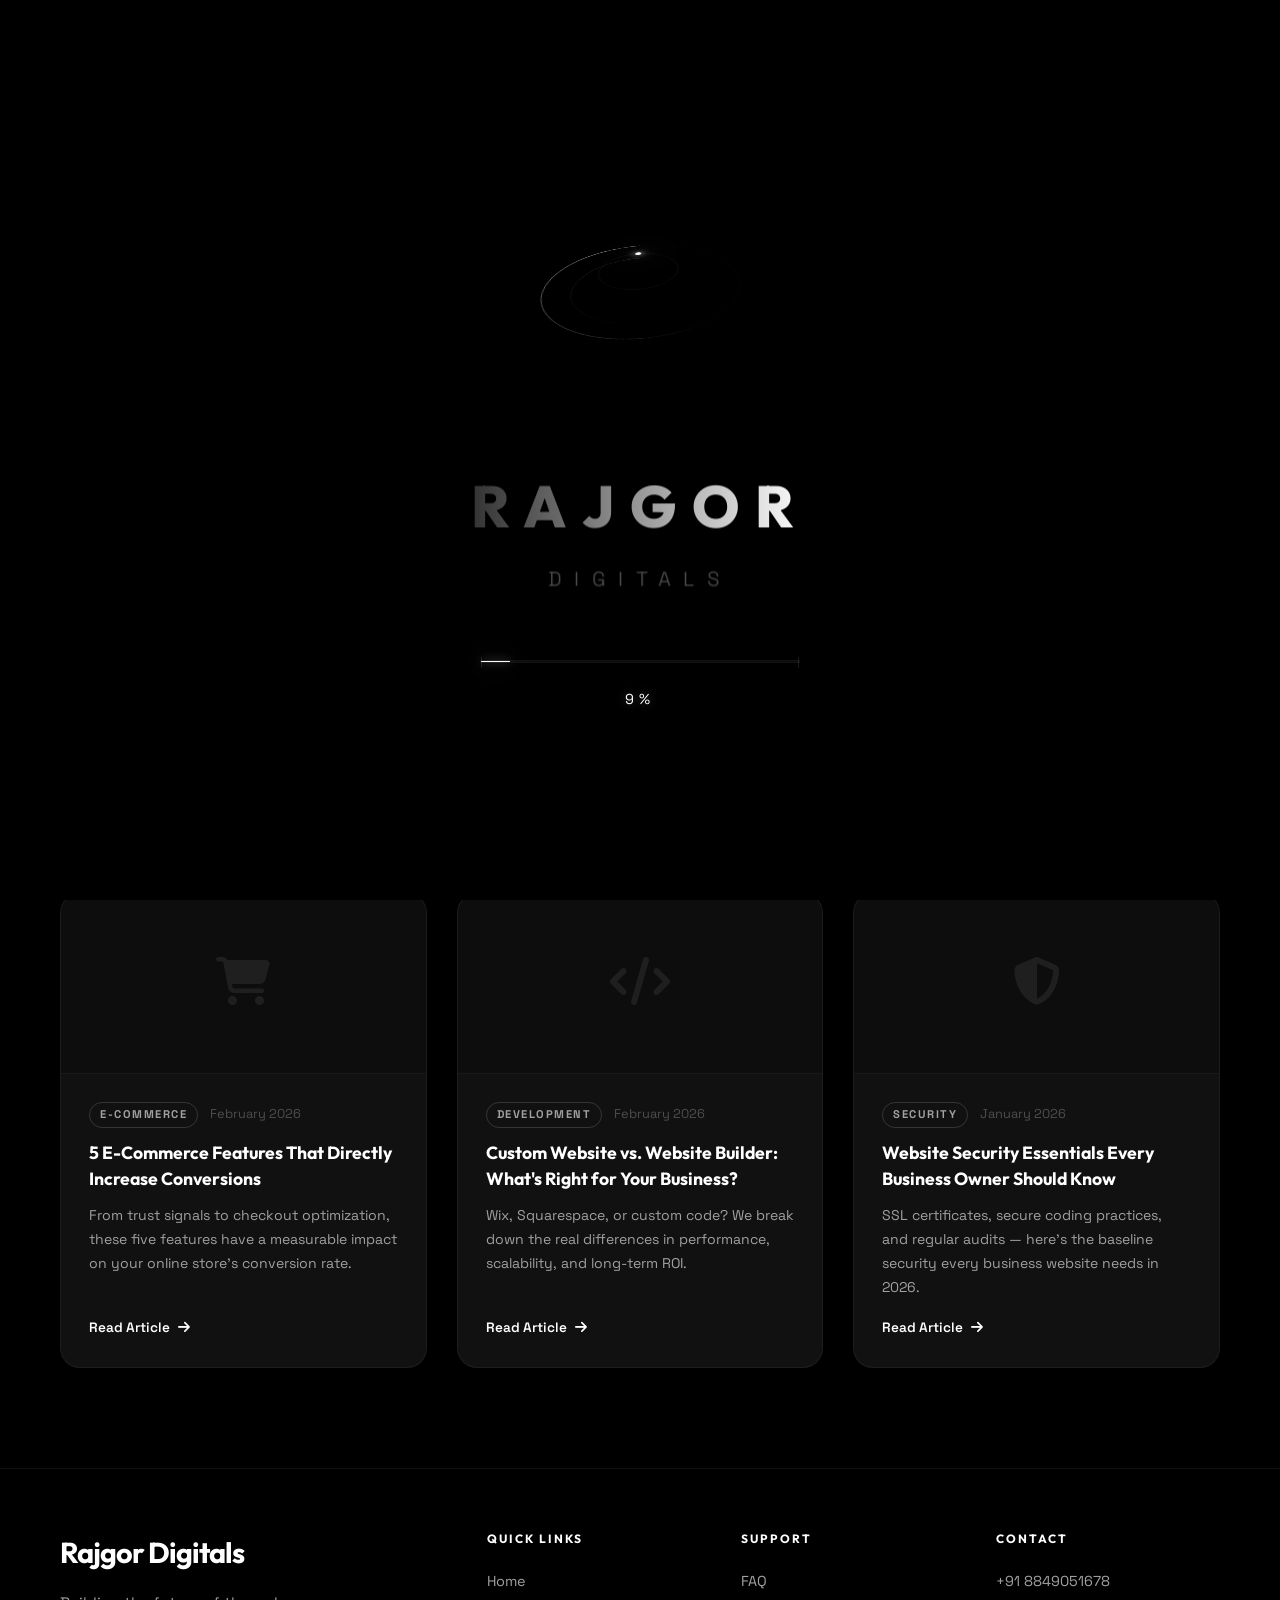
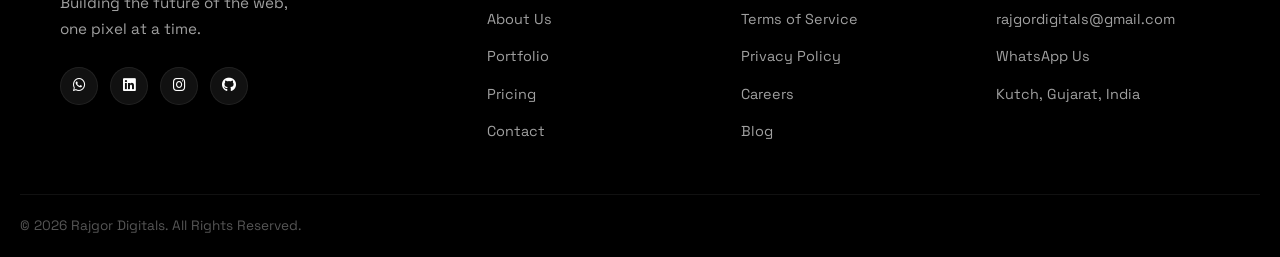
<file: blog.html>
<!DOCTYPE html>
<html lang="en">

<head>
    <meta charset="UTF-8">
    <meta name="viewport" content="width=device-width, initial-scale=1.0">
    <meta name="description"
        content="Web development insights, tips, and industry trends from the Rajgor Digitals team.">
    <title>Blog - Web Development Insights & Digital Trends | Rajgor Digitals</title>
    <link rel="icon" type="image/png" sizes="32x32" href="images/logo.png">
    <link rel="shortcut icon" href="images/logo.png">

    <!-- Canonical Tag -->
    <link rel="canonical" href="https://rajgordigitals.in/blog.html">

    <!-- Open Graph / Facebook -->
    <meta property="og:type" content="website">
    <meta property="og:url" content="https://rajgordigitals.in/blog.html">
    <meta property="og:title" content="Blog - Web Development Insights & Digital Trends | Rajgor Digitals">
    <meta property="og:description"
        content="Web development insights, tips, and industry trends from the Rajgor Digitals team.">
    <meta property="og:image" content="https://rajgordigitals.in/images/logo.webp">

    <!-- Twitter -->
    <meta property="twitter:card" content="summary_large_image">
    <meta property="twitter:url" content="https://rajgordigitals.in/blog.html">
    <meta property="twitter:title" content="Blog - Web Development Insights & Digital Trends | Rajgor Digitals">
    <meta property="twitter:description"
        content="Web development insights, tips, and industry trends from the Rajgor Digitals team.">
    <meta property="twitter:image" content="https://rajgordigitals.in/images/logo.webp">

    <!-- Google Fonts -->
    <link rel="preconnect" href="https://fonts.googleapis.com">
    <link rel="preconnect" href="https://fonts.gstatic.com" crossorigin>
    <link
        href="https://fonts.googleapis.com/css2?family=Outfit:wght@300;400;500;600;700;800&family=Space+Grotesk:wght@300;400;500;600;700&display=swap"
        rel="stylesheet">

    <!-- FontAwesome -->
    <link rel="stylesheet" href="libs/font-awesome/css/all.min.css">

    <!-- Stylesheets -->
    <link rel="stylesheet" href="css/base.css">
    <link rel="stylesheet" href="css/blog.css">


    <script type="application/ld+json">
    {
  "@context": "https://schema.org",
  "@type": "BreadcrumbList",
  "itemListElement": [
    {
      "@type": "ListItem",
      "position": 1,
      "name": "Home",
      "item": "https://rajgordigitals.in/"
    },
    {
      "@type": "ListItem",
      "position": 2,
      "name": "Blog",
      "item": "https://rajgordigitals.in/blog.html"
    }
  ]
}
    </script>
</head>

<body>
    <div id="preloader">
        <div class="preloader-content">
            <div class="spinner-container">
                <div class="ring ring-outer"></div>
                <div class="ring ring-middle"></div>
                <div class="ring ring-inner"></div>
            </div>
            <div class="pre-brand">
                <span class="pre-name">Rajgor</span>
                <span class="pre-surname">Digitals</span>
            </div>
            <div class="pre-progress-wrap">
                <div class="pre-bar-bg">
                    <div class="pre-bar-fill" id="preloaderFill"></div>
                </div>
                <div class="pre-percent" id="preloaderPercent">0%</div>
            </div>
        </div>
    </div>

    <div class="cursor-dot" data-cursor-dot></div>
    <div class="cursor-outline" data-cursor-outline></div>

    <nav class="navbar">
        <div class="container nav-container">
            <a href="index.html" class="logo">Rajgor <span class="accent">Digitals</span></a>
            <div class="nav-links">
                <a href="about.html" class="nav-link">About</a>
                <a href="services.html" class="nav-link">Services</a>
                <a href="portfolio.html" class="nav-link">Portfolio</a>
                <a href="pricing.html" class="nav-link">Pricing</a>
                <a href="contact.html" class="nav-link contact-btn">Contact Us</a>
            </div>
            <div class="hamburger">
                <div class="line"></div>
                <div class="line"></div>
                <div class="line"></div>
            </div>
        </div>
    </nav>

    <div class="mobile-menu">
        <a href="about.html" class="mobile-link">About</a>
        <a href="services.html" class="mobile-link">Services</a>
        <a href="portfolio.html" class="mobile-link">Portfolio</a>
        <a href="pricing.html" class="mobile-link">Pricing</a>
        <a href="contact.html" class="mobile-link accent-color">Contact Us</a>
    </div>

    <!-- Blog Header -->
    <section style="padding: 150px 0 60px; background: #000; text-align: center;">
        <div class="container">
            <h1 class="section-title reveal-up">Our Blog</h1>
            <p class="section-subtitle reveal-up">Web development insights, tips, and industry trends</p>
        </div>
    </section>

    <!-- Blog Posts -->
    <section style="padding: 40px 0 100px; background: #000;">
        <div class="container">
            <div class="blog-grid reveal-up">

                <article class="blog-card">
                    <div class="blog-img-wrap">
                        <div class="blog-img-placeholder"><i class="fas fa-tachometer-alt"></i></div>
                    </div>
                    <div class="blog-body">
                        <div class="blog-meta">
                            <span class="blog-tag">Performance</span>
                            <span class="blog-date">April 2026</span>
                        </div>
                        <h2>Why Core Web Vitals Matter More Than Ever in 2026</h2>
                        <p>Google's ranking algorithm now heavily weighs page experience signals. Here's what LCP, FID,
                            and CLS mean for your business and how to optimize them.</p>
                        <a href="#" class="blog-read-more">Read Article <i class="fas fa-arrow-right"></i></a>
                    </div>
                </article>

                <article class="blog-card">
                    <div class="blog-img-wrap">
                        <div class="blog-img-placeholder"><i class="fas fa-search"></i></div>
                    </div>
                    <div class="blog-body">
                        <div class="blog-meta">
                            <span class="blog-tag">SEO</span>
                            <span class="blog-date">March 2026</span>
                        </div>
                        <h2>SEO-First Web Development: Building for Search from Day One</h2>
                        <p>Most businesses treat SEO as an afterthought. We explain why baking it into your development
                            process from the start delivers dramatically better results.</p>
                        <a href="#" class="blog-read-more">Read Article <i class="fas fa-arrow-right"></i></a>
                    </div>
                </article>

                <article class="blog-card">
                    <div class="blog-img-wrap">
                        <div class="blog-img-placeholder"><i class="fas fa-mobile-alt"></i></div>
                    </div>
                    <div class="blog-body">
                        <div class="blog-meta">
                            <span class="blog-tag">Design</span>
                            <span class="blog-date">March 2026</span>
                        </div>
                        <h2>Mobile-First Design: Why 60% of Your Traffic Demands It</h2>
                        <p>Over 60% of global web traffic comes from mobile devices. We break down what mobile-first
                            design really means and how it impacts conversions.</p>
                        <a href="#" class="blog-read-more">Read Article <i class="fas fa-arrow-right"></i></a>
                    </div>
                </article>

                <article class="blog-card">
                    <div class="blog-img-wrap">
                        <div class="blog-img-placeholder"><i class="fas fa-shopping-cart"></i></div>
                    </div>
                    <div class="blog-body">
                        <div class="blog-meta">
                            <span class="blog-tag">E-Commerce</span>
                            <span class="blog-date">February 2026</span>
                        </div>
                        <h2>5 E-Commerce Features That Directly Increase Conversions</h2>
                        <p>From trust signals to checkout optimization, these five features have a measurable impact on
                            your online store's conversion rate.</p>
                        <a href="#" class="blog-read-more">Read Article <i class="fas fa-arrow-right"></i></a>
                    </div>
                </article>

                <article class="blog-card">
                    <div class="blog-img-wrap">
                        <div class="blog-img-placeholder"><i class="fas fa-code"></i></div>
                    </div>
                    <div class="blog-body">
                        <div class="blog-meta">
                            <span class="blog-tag">Development</span>
                            <span class="blog-date">February 2026</span>
                        </div>
                        <h2>Custom Website vs. Website Builder: What's Right for Your Business?</h2>
                        <p>Wix, Squarespace, or custom code? We break down the real differences in performance,
                            scalability, and long-term ROI.</p>
                        <a href="#" class="blog-read-more">Read Article <i class="fas fa-arrow-right"></i></a>
                    </div>
                </article>

                <article class="blog-card">
                    <div class="blog-img-wrap">
                        <div class="blog-img-placeholder"><i class="fas fa-shield-alt"></i></div>
                    </div>
                    <div class="blog-body">
                        <div class="blog-meta">
                            <span class="blog-tag">Security</span>
                            <span class="blog-date">January 2026</span>
                        </div>
                        <h2>Website Security Essentials Every Business Owner Should Know</h2>
                        <p>SSL certificates, secure coding practices, and regular audits — here's the baseline security
                            every business website needs in 2026.</p>
                        <a href="#" class="blog-read-more">Read Article <i class="fas fa-arrow-right"></i></a>
                    </div>
                </article>

            </div>
        </div>
    </section>

    <footer>
        <div class="container footer-top">
            <div class="footer-brand">
                <a href="index.html" class="logo">Rajgor <span class="accent">Digitals</span></a>
                <p>Building the future of the web,<br>one pixel at a time.</p>
                <div class="footer-social">
                    <a href="https://wa.me/918849051678?text=Hello%20Rajgor%20Digitals,%20I%20am%20interested%20in%20your%20web%20development%20services."
                        target="_blank" rel="noopener noreferrer"><i class="fab fa-whatsapp"></i></a>
                    <a href="https://www.linkedin.com/in/rajgordigitals" target="_blank" rel="noopener noreferrer"><i
                            class="fab fa-linkedin"></i></a>
                    <a href="https://www.instagram.com/rajgordigitals/" target="_blank" rel="noopener noreferrer"><i
                            class="fab fa-instagram"></i></a>
                    <a href="https://github.com/Rajgor-Digitals" target="_blank" rel="noopener noreferrer"><i
                            class="fab fa-github"></i></a>
                </div>
            </div>
            <div class="footer-links">
                <div class="footer-col">
                    <h4>Quick Links</h4>
                    <ul>
                        <li><a href="index.html">Home</a></li>
                        <li><a href="about.html">About Us</a></li>
                        <li><a href="portfolio.html">Portfolio</a></li>
                        <li><a href="pricing.html">Pricing</a></li>
                        <li><a href="contact.html">Contact</a></li>
                    </ul>
                </div>
                <div class="footer-col">
                    <h4>Support</h4>
                    <ul>
                        <li><a href="faq.html">FAQ</a></li>
                        <li><a href="terms.html">Terms of Service</a></li>
                        <li><a href="privacy.html">Privacy Policy</a></li>
                        <li><a href="careers.html">Careers</a></li>
                        <li><a href="blog.html">Blog</a></li>
                    </ul>
                </div>
                <div class="footer-col">
                    <h4>Contact</h4>
                    <ul>
                        <li><a href="tel:+918849051678">+91 8849051678</a></li>
                        <li><a href="mailto:rajgordigitals@gmail.com">rajgordigitals@gmail.com</a></li>
                        <li><a href="https://wa.me/918849051678" target="_blank" rel="noopener noreferrer">WhatsApp
                                Us</a></li>
                        <li><span>Kutch, Gujarat, India</span></li>
                    </ul>
                </div>
            </div>
        </div>
        <div class="footer-bottom">
            <p>&copy; 2026 Rajgor Digitals. All Rights Reserved.</p>
        </div>
    </footer>

    <script src="script.js" defer></script>
</body>

</html>
</file>
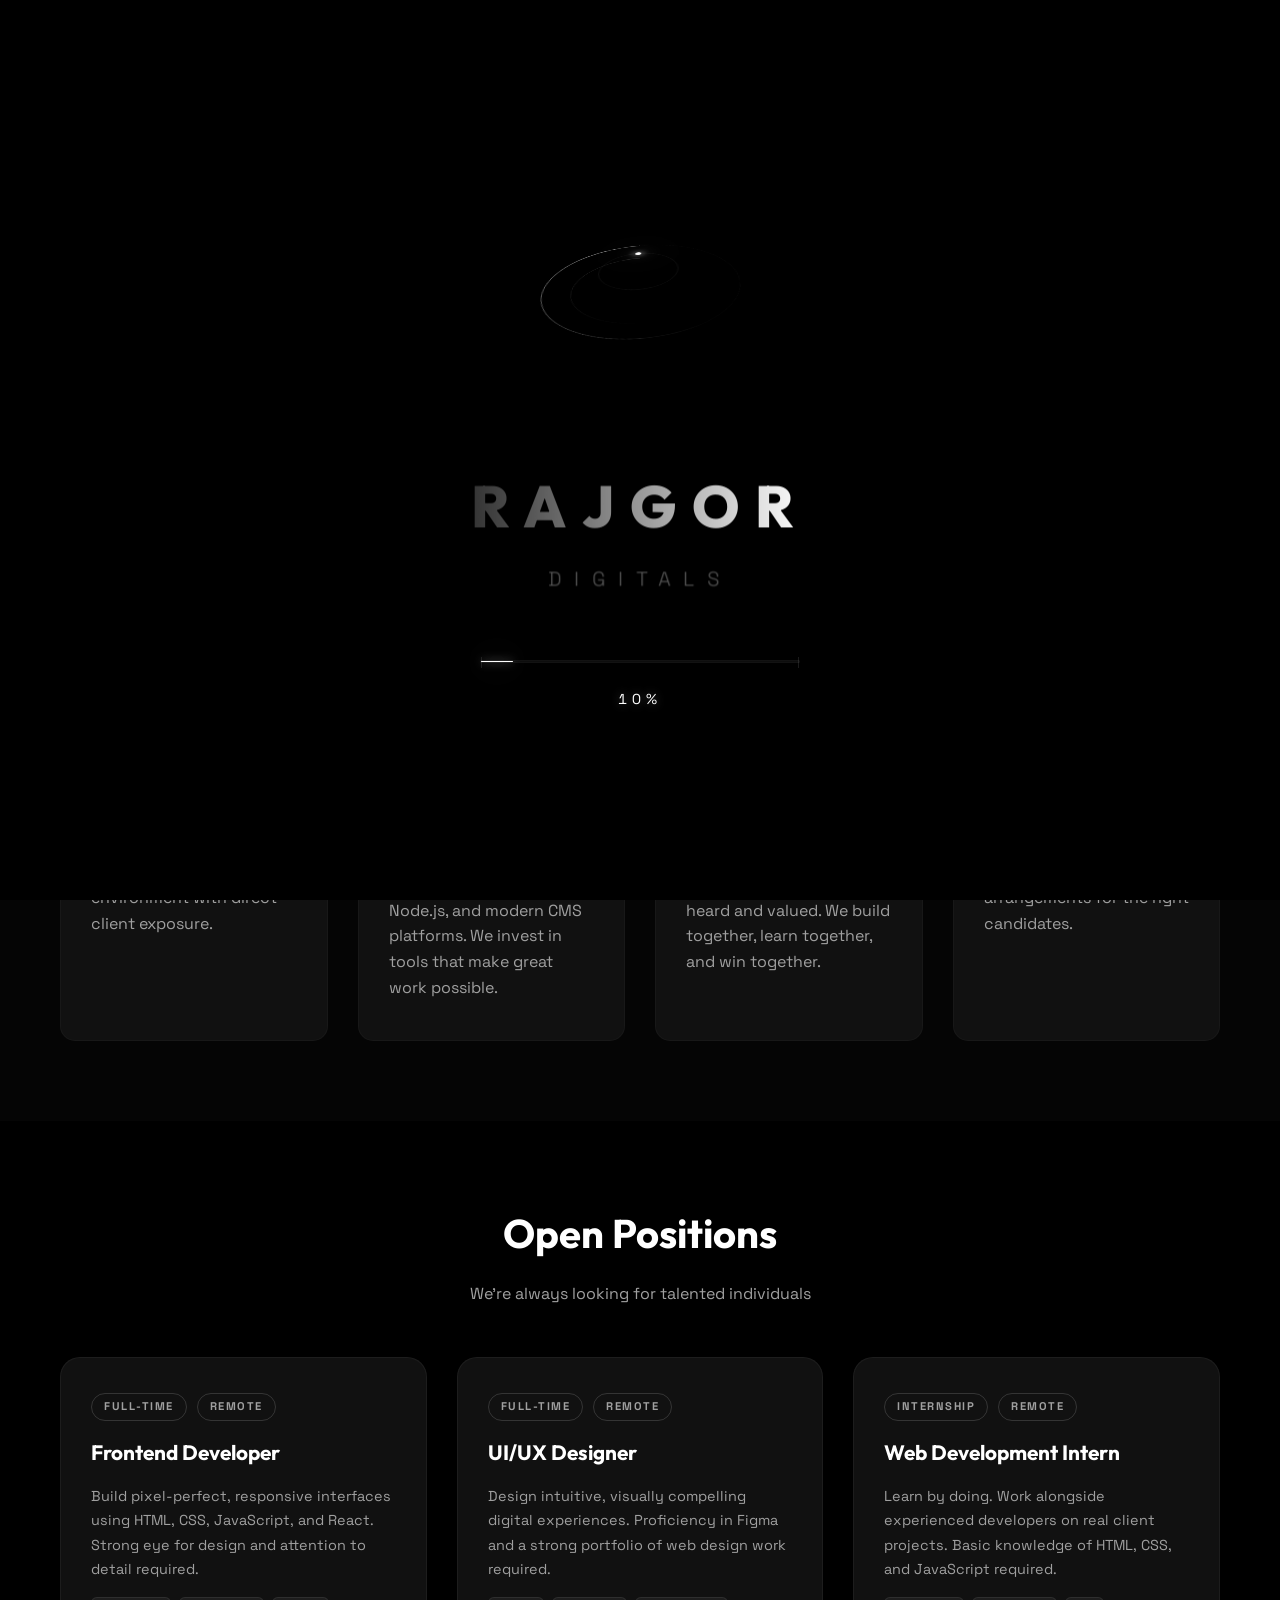
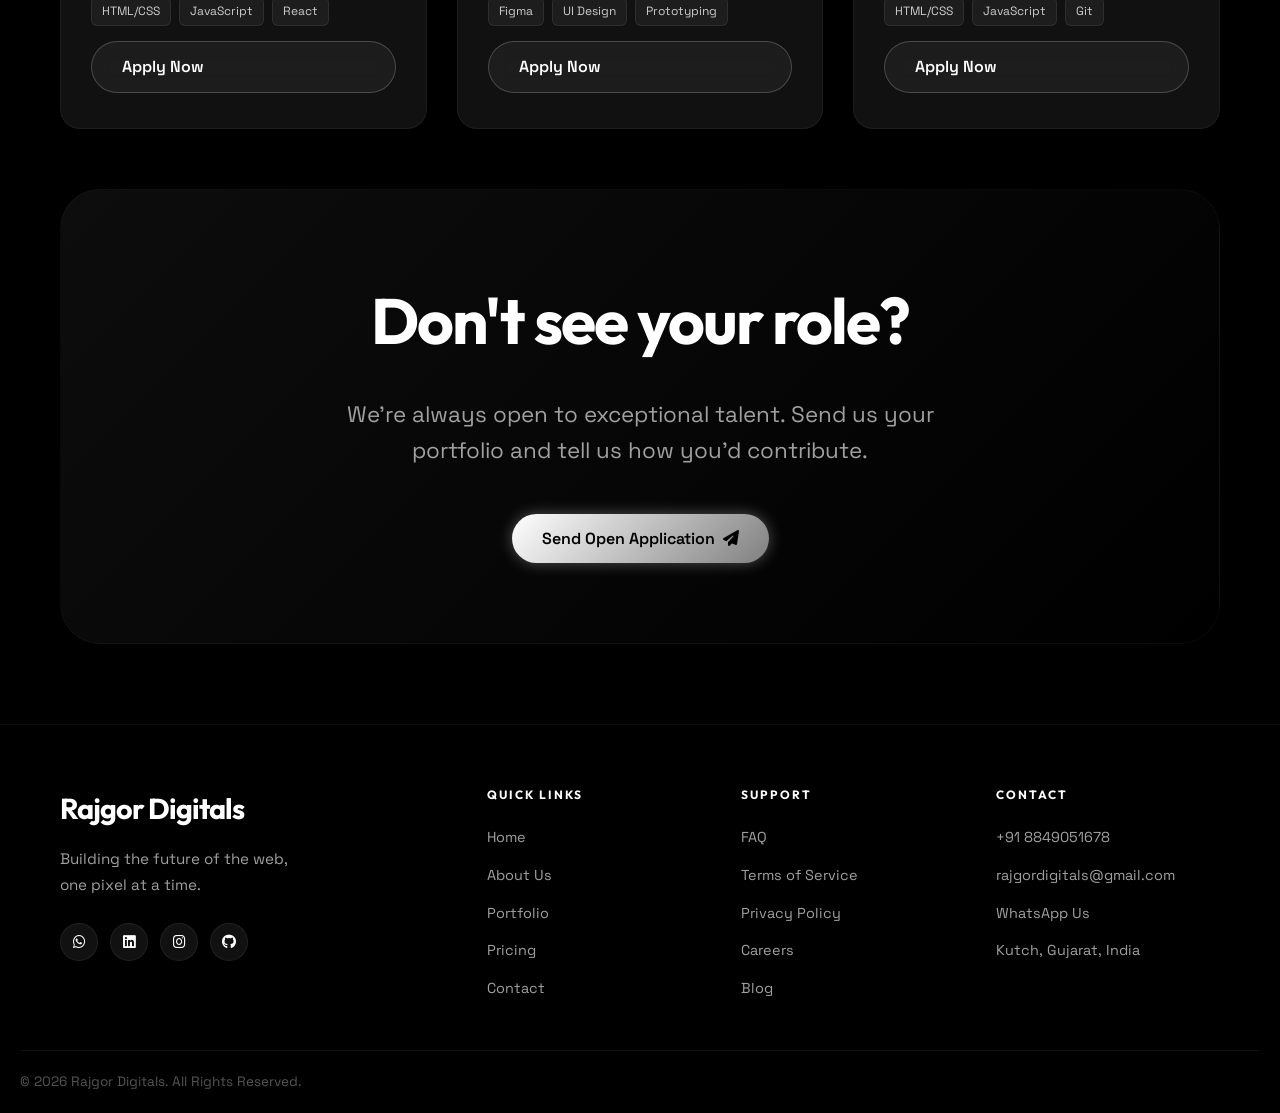
<file: careers.html>
<!DOCTYPE html>
<html lang="en">

<head>
    <meta charset="UTF-8">
    <meta name="viewport" content="width=device-width, initial-scale=1.0">
    <link rel="alternate" hreflang="en-IN" href="https://rajgordigitals.in/careers.html">
    <link rel="alternate" hreflang="en" href="https://rajgordigitals.in/careers.html">
    <meta name="description"
        content="Explore career opportunities at Rajgor Digitals. Join our team of professional web developers and designers in engineering premium digital experiences.">
    <title>Careers - Join Our Team | Rajgor Digitals</title>
    <link rel="icon" type="image/png" sizes="32x32" href="images/logo.png">
    <link rel="shortcut icon" href="images/logo.png">

    <!-- Canonical Tag -->
    <link rel="canonical" href="https://rajgordigitals.in/careers.html">

    <!-- Open Graph / Facebook -->
    <meta property="og:type" content="website">
    <meta property="og:url" content="https://rajgordigitals.in/careers.html">
    <meta property="og:title" content="Careers - Join Our Team | Rajgor Digitals">
    <meta property="og:description"
        content="Explore career opportunities at Rajgor Digitals. Join our team of professional web developers and designers in engineering premium digital experiences.">
    <meta property="og:image" content="https://rajgordigitals.in/images/logo.webp">

    <!-- Twitter -->
    <meta property="twitter:card" content="summary_large_image">
    <meta property="twitter:url" content="https://rajgordigitals.in/careers.html">
    <meta property="twitter:title" content="Careers - Join Our Team | Rajgor Digitals">
    <meta property="twitter:description"
        content="Explore career opportunities at Rajgor Digitals. Join our team of professional web developers and designers in engineering premium digital experiences.">
    <meta property="twitter:image" content="https://rajgordigitals.in/images/logo.webp">

    <!-- Google Fonts -->
    <link rel="preconnect" href="https://fonts.googleapis.com">
    <link rel="preconnect" href="https://fonts.gstatic.com" crossorigin>
    <link
        href="https://fonts.googleapis.com/css2?family=Outfit:wght@300;400;500;600;700;800&family=Space+Grotesk:wght@300;400;500;600;700&display=swap"
        rel="stylesheet">

    <!-- FontAwesome -->
    <link rel="stylesheet" href="libs/font-awesome/css/all.min.css">

    <!-- Custom CSS -->
    <link rel="stylesheet" href="css/base.css">
    <link rel="stylesheet" href="css/careers.css">

    <script type="application/ld+json">
    {
  "@context": "https://schema.org",
  "@type": "BreadcrumbList",
  "itemListElement": [
    {
      "@type": "ListItem",
      "position": 1,
      "name": "Home",
      "item": "https://rajgordigitals.in/"
    },
    {
      "@type": "ListItem",
      "position": 2,
      "name": "Careers",
      "item": "https://rajgordigitals.in/careers.html"
    }
  ]
}
    </script>
</head>

<body>
    <div id="preloader">
        <div class="preloader-content">
            <div class="spinner-container">
                <div class="ring ring-outer"></div>
                <div class="ring ring-middle"></div>
                <div class="ring ring-inner"></div>
            </div>
            <div class="pre-brand">
                <span class="pre-name">Rajgor</span>
                <span class="pre-surname">Digitals</span>
            </div>
            <div class="pre-progress-wrap">
                <div class="pre-bar-bg">
                    <div class="pre-bar-fill" id="preloaderFill"></div>
                </div>
                <div class="pre-percent" id="preloaderPercent">0%</div>
            </div>
        </div>
    </div>

    <div class="cursor-dot" data-cursor-dot></div>
    <div class="cursor-outline" data-cursor-outline></div>

    <nav class="navbar">
        <div class="container nav-container">
            <a href="index.html" class="logo">Rajgor <span class="accent">Digitals</span></a>
            <div class="nav-links">
                <a href="about.html" class="nav-link">About</a>
                <a href="services.html" class="nav-link">Services</a>
                <a href="portfolio.html" class="nav-link">Portfolio</a>
                <a href="pricing.html" class="nav-link">Pricing</a>
                <a href="contact.html" class="nav-link contact-btn">Contact Us</a>
            </div>
            <div class="hamburger">
                <div class="line"></div>
                <div class="line"></div>
                <div class="line"></div>
            </div>
        </div>
    </nav>

    <div class="mobile-menu">
        <a href="about.html" class="mobile-link">About</a>
        <a href="services.html" class="mobile-link">Services</a>
        <a href="portfolio.html" class="mobile-link">Portfolio</a>
        <a href="pricing.html" class="mobile-link">Pricing</a>
        <a href="contact.html" class="mobile-link accent-color">Contact Us</a>
    </div>

    <!-- Hero -->
    <section style="padding: 150px 0 80px; background: #000; text-align: center;">
        <div class="container">
            <h1 class="hero-title reveal-up" style="opacity:1; animation:none;">
                Build the Future <span class="gradient-text">With Us</span>
            </h1>
            <p class="hero-subtitle reveal-up" style="max-width: 600px; margin: 1rem auto 2rem;">
                We're a small but ambitious team of developers and designers. If you're passionate about crafting
                exceptional digital experiences, we'd love to hear from you.
            </p>
        </div>
    </section>

    <!-- Why Work With Us -->
    <section style="padding: 80px 0; background: rgba(255,255,255,0.02);">
        <div class="container">
            <h2 class="section-title reveal-up">Why Join Rajgor Digitals?</h2>
            <p class="section-subtitle reveal-up">A culture built on craft, growth, and collaboration</p>
            <div class="services-grid" style="margin-top: 40px;">
                <div class="service-card reveal-up">
                    <div class="service-icon"><i class="fas fa-rocket"></i></div>
                    <h3>Fast Growth</h3>
                    <p>Work on real projects from day one. Grow your skills rapidly in a hands-on environment with
                        direct client exposure.</p>
                </div>
                <div class="service-card reveal-up" style="animation-delay:0.1s;">
                    <div class="service-icon"><i class="fas fa-laptop-code"></i></div>
                    <h3>Modern Tech Stack</h3>
                    <p>Work with the latest technologies — React, Node.js, and modern CMS platforms. We invest in tools
                        that make great work possible.</p>
                </div>
                <div class="service-card reveal-up" style="animation-delay:0.2s;">
                    <div class="service-icon"><i class="fas fa-users"></i></div>
                    <h3>Collaborative Culture</h3>
                    <p>No rigid hierarchies. Every team member's ideas are heard and valued. We build together, learn
                        together, and win together.</p>
                </div>
                <div class="service-card reveal-up" style="animation-delay:0.3s;">
                    <div class="service-icon"><i class="fas fa-map-marker-alt"></i></div>
                    <h3>Remote Friendly</h3>
                    <p>We believe great work can happen from anywhere. Flexible working arrangements for the right
                        candidates.</p>
                </div>
            </div>
        </div>
    </section>

    <!-- Open Positions -->
    <section style="padding: 80px 0; background: #000;">
        <div class="container">
            <h2 class="section-title reveal-up">Open Positions</h2>
            <p class="section-subtitle reveal-up">We're always looking for talented individuals</p>

            <div class="careers-grid reveal-up">
                <div class="career-card">
                    <div class="career-meta">
                        <span class="career-tag">Full-Time</span>
                        <span class="career-tag">Remote</span>
                    </div>
                    <h3>Frontend Developer</h3>
                    <p>Build pixel-perfect, responsive interfaces using HTML, CSS, JavaScript, and React. Strong eye for
                        design and attention to detail required.</p>
                    <div class="career-skills">
                        <span>HTML/CSS</span><span>JavaScript</span><span>React</span>
                    </div>
                    <a href="mailto:rajgordigitals@gmail.com?subject=Application - Frontend Developer"
                        class="btn btn-secondary">Apply Now</a>
                </div>

                <div class="career-card">
                    <div class="career-meta">
                        <span class="career-tag">Full-Time</span>
                        <span class="career-tag">Remote</span>
                    </div>
                    <h3>UI/UX Designer</h3>
                    <p>Design intuitive, visually compelling digital experiences. Proficiency in Figma and a strong
                        portfolio of web design work required.</p>
                    <div class="career-skills">
                        <span>Figma</span><span>UI Design</span><span>Prototyping</span>
                    </div>
                    <a href="mailto:rajgordigitals@gmail.com?subject=Application - UI/UX Designer"
                        class="btn btn-secondary">Apply Now</a>
                </div>

                <div class="career-card">
                    <div class="career-meta">
                        <span class="career-tag">Internship</span>
                        <span class="career-tag">Remote</span>
                    </div>
                    <h3>Web Development Intern</h3>
                    <p>Learn by doing. Work alongside experienced developers on real client projects. Basic knowledge of
                        HTML, CSS, and JavaScript required.</p>
                    <div class="career-skills">
                        <span>HTML/CSS</span><span>JavaScript</span><span>Git</span>
                    </div>
                    <a href="mailto:rajgordigitals@gmail.com?subject=Application - Web Development Intern"
                        class="btn btn-secondary">Apply Now</a>
                </div>
            </div>

            <div class="final-cta reveal-up" style="margin-top: 60px;">
                <h2>Don't see your role?</h2>
                <p>We're always open to exceptional talent. Send us your portfolio and tell us how you'd contribute.</p>
                <a href="mailto:rajgordigitals@gmail.com?subject=Open Application - Rajgor Digitals"
                    class="btn btn-primary">Send Open Application <i class="fas fa-paper-plane"></i></a>
            </div>
        </div>
    </section>

    <footer>
        <div class="container footer-top">
            <div class="footer-brand">
                <a href="index.html" class="logo">Rajgor <span class="accent">Digitals</span></a>
                <p>Building the future of the web,<br>one pixel at a time.</p>
                <div class="footer-social">
                    <a href="https://wa.me/918849051678?text=Hello%20Rajgor%20Digitals,%20I%20am%20interested%20in%20your%20web%20development%20services."
                        target="_blank" rel="noopener noreferrer"><i class="fab fa-whatsapp"></i></a>
                    <a href="https://www.linkedin.com/in/rajgordigitals" target="_blank" rel="noopener noreferrer"><i
                            class="fab fa-linkedin"></i></a>
                    <a href="https://www.instagram.com/rajgordigitals/" target="_blank" rel="noopener noreferrer"><i
                            class="fab fa-instagram"></i></a>
                    <a href="https://github.com/Rajgor-Digitals" target="_blank" rel="noopener noreferrer"><i
                            class="fab fa-github"></i></a>
                </div>
            </div>
            <div class="footer-links">
                <div class="footer-col">
                    <h4>Quick Links</h4>
                    <ul>
                        <li><a href="index.html">Home</a></li>
                        <li><a href="about.html">About Us</a></li>
                        <li><a href="portfolio.html">Portfolio</a></li>
                        <li><a href="pricing.html">Pricing</a></li>
                        <li><a href="contact.html">Contact</a></li>
                    </ul>
                </div>
                <div class="footer-col">
                    <h4>Support</h4>
                    <ul>
                        <li><a href="faq.html">FAQ</a></li>
                        <li><a href="terms.html">Terms of Service</a></li>
                        <li><a href="privacy.html">Privacy Policy</a></li>
                        <li><a href="careers.html">Careers</a></li>
                        <li><a href="blog.html">Blog</a></li>
                    </ul>
                </div>
                <div class="footer-col">
                    <h4>Contact</h4>
                    <ul>
                        <li><a href="tel:+918849051678">+91 8849051678</a></li>
                        <li><a href="mailto:rajgordigitals@gmail.com">rajgordigitals@gmail.com</a></li>
                        <li><a href="https://wa.me/918849051678" target="_blank" rel="noopener noreferrer">WhatsApp
                                Us</a></li>
                        <li><span>Kutch, Gujarat, India</span></li>
                    </ul>
                </div>
            </div>
        </div>
        <div class="footer-bottom">
            <p>&copy; 2026 Rajgor Digitals. All Rights Reserved.</p>
        </div>
    </footer>

    <script src="script.js" defer></script>
</body>

</html>
</file>
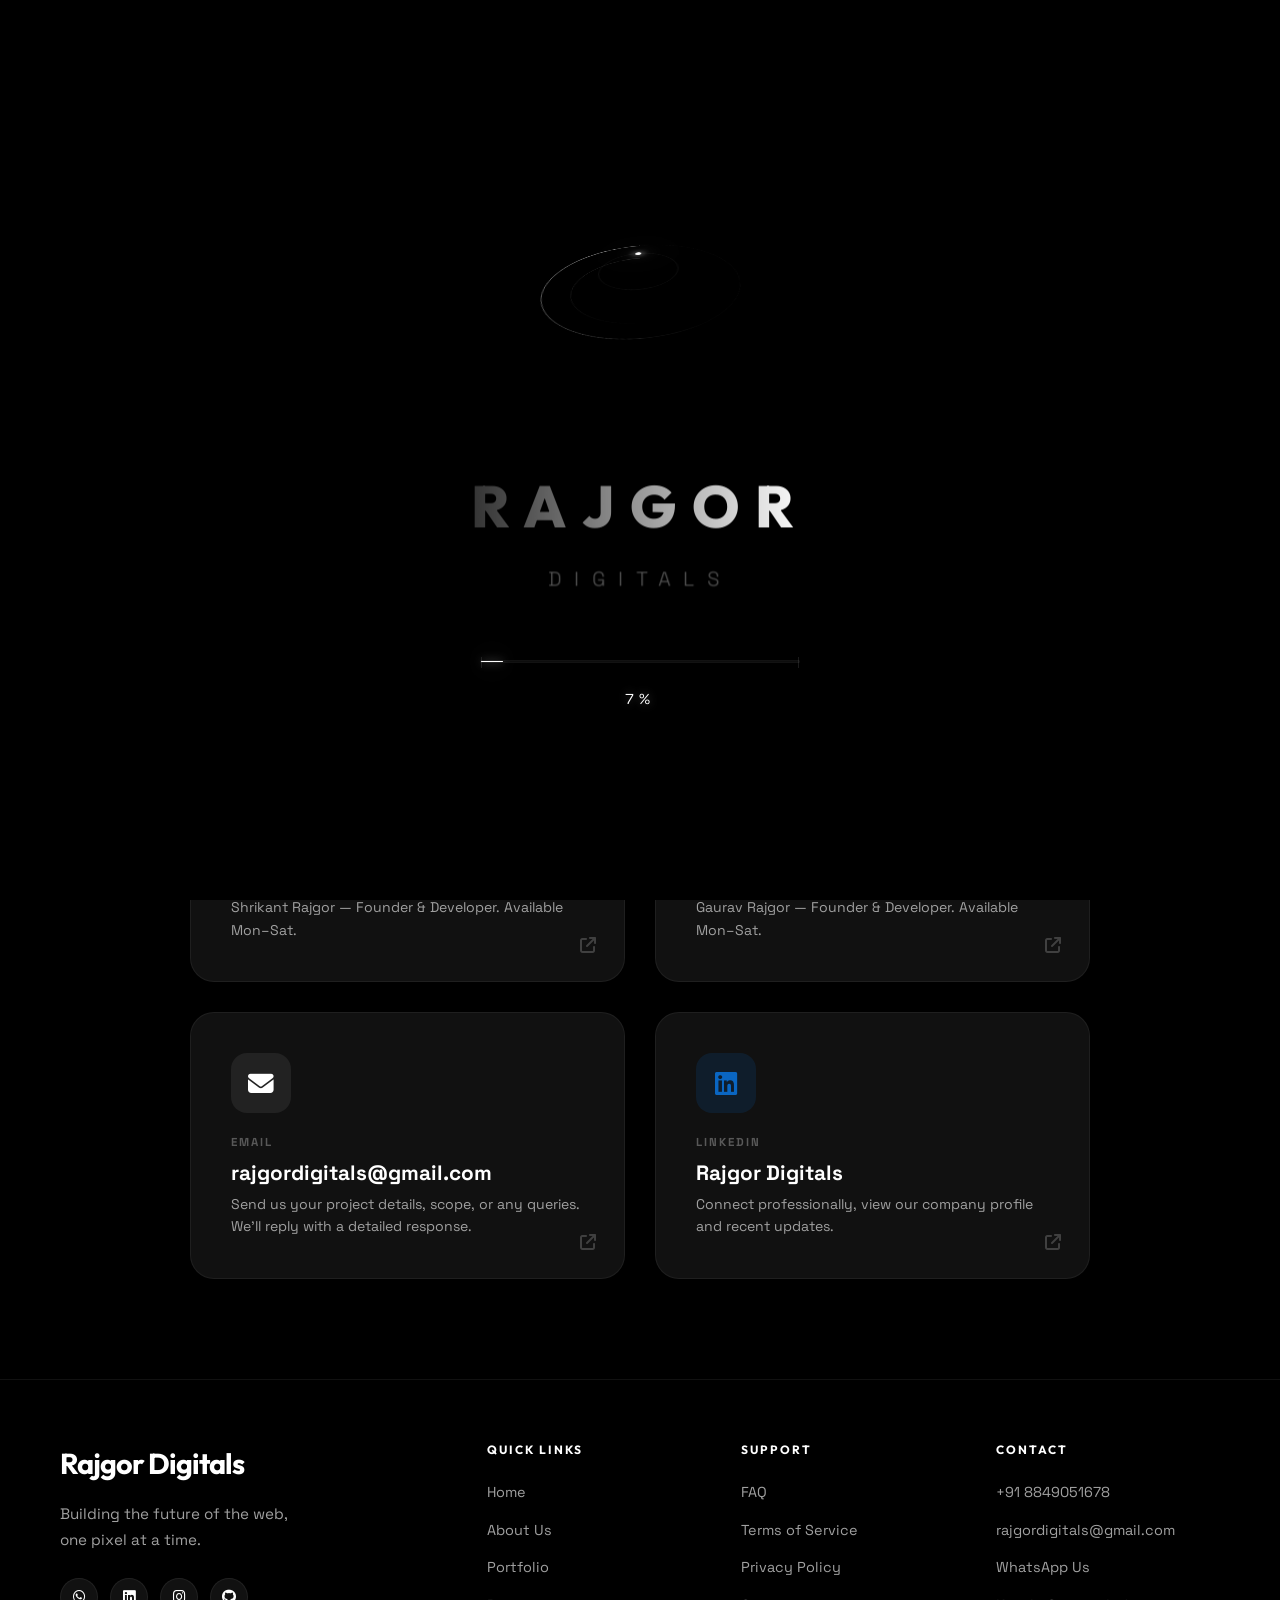
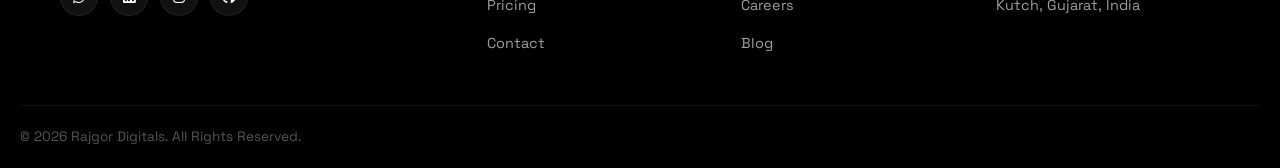
<file: contact.html>
<!DOCTYPE html>
<html lang="en">

<head>
    <meta charset="UTF-8">
    <meta name="viewport" content="width=device-width, initial-scale=1.0">
    <link rel="alternate" hreflang="en-IN" href="https://rajgordigitals.in/contact.html">
    <link rel="alternate" hreflang="en" href="https://rajgordigitals.in/contact.html">
    <meta name="description"
        content="Ready to start your project? Contact Rajgor Digitals for a free custom website development consultation. Speak with our professional web developers today.">
    <title>Get a Free Quote | Custom Web Development Consultation</title>
    <link rel="icon" type="image/png" sizes="32x32" href="images/logo.png">
    <link rel="shortcut icon" href="images/logo.png">

    <!-- Canonical Tag -->
    <link rel="canonical" href="https://rajgordigitals.in/contact.html">

    <!-- Open Graph / Facebook -->
    <meta property="og:type" content="website">
    <meta property="og:url" content="https://rajgordigitals.in/contact.html">
    <meta property="og:title" content="Get a Free Quote | Custom Web Development Consultation">
    <meta property="og:description"
        content="Ready to start your project? Contact Rajgor Digitals for a free custom website development consultation. Speak with our professional web developers today.">
    <meta property="og:image" content="https://rajgordigitals.in/images/logo.webp">

    <!-- Twitter -->
    <meta property="twitter:card" content="summary_large_image">
    <meta property="twitter:url" content="https://rajgordigitals.in/contact.html">
    <meta property="twitter:title" content="Get a Free Quote | Custom Web Development Consultation">
    <meta property="twitter:description"
        content="Ready to start your project? Contact Rajgor Digitals for a free custom website development consultation. Speak with our professional web developers today.">
    <meta property="twitter:image" content="https://rajgordigitals.in/images/logo.webp">

    <!-- Google Fonts -->
    <link rel="preconnect" href="https://fonts.googleapis.com">
    <link rel="preconnect" href="https://fonts.gstatic.com" crossorigin>
    <link
        href="https://fonts.googleapis.com/css2?family=Outfit:wght@300;400;500;600;700;800&family=Space+Grotesk:wght@300;400;500;600;700&display=swap"
        rel="stylesheet">

    <!-- FontAwesome -->
    <link rel="stylesheet" href="libs/font-awesome/css/all.min.css">

    <!-- Stylesheets -->
    <link rel="stylesheet" href="css/base.css">
    <link rel="stylesheet" href="css/contact.css">


    <script type="application/ld+json">
    {
  "@context": "https://schema.org",
  "@type": "BreadcrumbList",
  "itemListElement": [
    {
      "@type": "ListItem",
      "position": 1,
      "name": "Home",
      "item": "https://rajgordigitals.in/"
    },
    {
      "@type": "ListItem",
      "position": 2,
      "name": "Contact Us",
      "item": "https://rajgordigitals.in/contact.html"
    }
  ]
}
    </script>
    <script type="application/ld+json">
    {
  "@context": "https://schema.org",
  "@type": "ContactPage",
  "mainEntity": {
    "@type": "Organization",
    "name": "Rajgor Digitals",
    "url": "https://rajgordigitals.in",
    "logo": "https://rajgordigitals.in/images/logo.webp",
    "telephone": "+918849051678",
    "address": {
      "@type": "PostalAddress",
      "addressLocality": "Kutch",
      "addressRegion": "Gujarat",
      "addressCountry": "IN"
    }
  }
}
    </script>
</head>

<body>
    <!-- Preloader -->
    <div id="preloader">
        <div class="preloader-content">
            <div class="spinner-container">
                <div class="ring ring-outer"></div>
                <div class="ring ring-middle"></div>
                <div class="ring ring-inner"></div>
            </div>
            <div class="pre-brand">
                <span class="pre-name">Rajgor</span>
                <span class="pre-surname">Digitals</span>
            </div>
            <div class="pre-progress-wrap">
                <div class="pre-bar-bg">
                    <div class="pre-bar-fill" id="preloaderFill"></div>
                </div>
                <div class="pre-percent" id="preloaderPercent">0%</div>
            </div>
        </div>
    </div>

    <!-- Custom Cursor -->
    <div class="cursor-dot" data-cursor-dot></div>
    <div class="cursor-outline" data-cursor-outline></div>

    <!-- Navigation -->
    <nav class="navbar">
        <div class="container nav-container">
            <a href="index.html" class="logo">
                Rajgor <span class="accent">Digitals</span>
            </a>
            <div class="nav-links">
                <a href="about.html" class="nav-link">About</a>
                <a href="services.html" class="nav-link">Services</a>
                <a href="portfolio.html" class="nav-link">Portfolio</a>
                <a href="pricing.html" class="nav-link">Pricing</a>
                <a href="contact.html" class="nav-link contact-btn">Contact Us</a>
            </div>
            <div class="hamburger">
                <div class="line"></div>
                <div class="line"></div>
                <div class="line"></div>
            </div>
        </div>
    </nav>

    <!-- Mobile Menu -->
    <div class="mobile-menu">
        <a href="about.html" class="mobile-link">About</a>
        <a href="services.html" class="mobile-link">Services</a>
        <a href="portfolio.html" class="mobile-link">Portfolio</a>
        <a href="pricing.html" class="mobile-link">Pricing</a>
        <a href="contact.html" class="mobile-link accent-color">Contact Us</a>
    </div>

    <!-- Contact Hero -->
    <section class="contact-hero" id="contact">
        <div class="container">
            <div class="reveal-up">
                <h1>Let's Build Something <span class="gradient-text">Extraordinary</span></h1>
                <p>Ready to scale your business with a world-class website? Reach out directly — we typically respond
                    within a few hours.</p>
                <div class="contact-hero-badges">
                    <div class="contact-badge">
                        <i class="fas fa-map-marker-alt"></i>
                        <span>Kutch, Gujarat, India</span>
                    </div>
                    <div class="contact-badge">
                        <i class="fas fa-clock"></i>
                        <span>Mon – Sat, 9 AM – 6 PM IST</span>
                    </div>
                    <div class="contact-badge">
                        <i class="fas fa-bolt"></i>
                        <span>Response: <strong>2–4 hours</strong></span>
                    </div>
                </div>
            </div>
        </div>
    </section>

    <!-- Contact Channels -->
    <section class="contact-channels">
        <div class="container">
            <div class="contact-channels-grid">

                <!-- WhatsApp — Featured -->
                <a href="https://wa.me/918849051678?text=Hello%20Rajgor%20Digitals,%20I%20am%20interested%20in%20your%20web%20development%20services."
                    target="_blank" rel="noopener noreferrer" class="contact-channel-card featured reveal-up">
                    <div class="contact-channel-icon"
                        style="background: rgba(37,211,102,0.15); color: #25D366; border-radius: 50%;">
                        <i class="fab fa-whatsapp"></i>
                    </div>
                    <div class="contact-channel-body">
                        <p class="contact-channel-label">Fastest Response</p>
                        <p class="contact-channel-title">Chat on WhatsApp</p>
                        <p class="contact-channel-desc">Start a conversation instantly. Share your project brief, get a
                            quote, or ask anything — we're just a message away.</p>
                    </div>
                    <i class="fas fa-arrow-up-right-from-square contact-channel-arrow"></i>
                </a>

                <!-- Phone - Shrikant -->
                <a href="tel:+918849051678" class="contact-channel-card reveal-up">
                    <div class="contact-channel-icon">
                        <i class="fas fa-phone"></i>
                    </div>
                    <div class="contact-channel-body">
                        <p class="contact-channel-label">Call Us</p>
                        <p class="contact-channel-title">+91 8849 051 678</p>
                        <p class="contact-channel-desc">Shrikant Rajgor — Founder &amp; Developer. Available Mon–Sat.
                        </p>
                    </div>
                    <i class="fas fa-arrow-up-right-from-square contact-channel-arrow"></i>
                </a>

                <!-- Phone - Gaurav -->
                <a href="tel:+917359698595" class="contact-channel-card reveal-up" style="animation-delay: 0.05s;">
                    <div class="contact-channel-icon">
                        <i class="fas fa-phone-alt"></i>
                    </div>
                    <div class="contact-channel-body">
                        <p class="contact-channel-label">Call Us</p>
                        <p class="contact-channel-title">+91 7359 698 595</p>
                        <p class="contact-channel-desc">Gaurav Rajgor — Founder &amp; Developer. Available Mon–Sat.</p>
                    </div>
                    <i class="fas fa-arrow-up-right-from-square contact-channel-arrow"></i>
                </a>

                <!-- Email -->
                <a href="mailto:rajgordigitals@gmail.com" class="contact-channel-card reveal-up"
                    style="animation-delay: 0.1s;">
                    <div class="contact-channel-icon">
                        <i class="fas fa-envelope"></i>
                    </div>
                    <div class="contact-channel-body">
                        <p class="contact-channel-label">Email</p>
                        <p class="contact-channel-title">rajgordigitals@gmail.com</p>
                        <p class="contact-channel-desc">Send us your project details, scope, or any queries. We'll reply
                            with a detailed response.</p>
                    </div>
                    <i class="fas fa-arrow-up-right-from-square contact-channel-arrow"></i>
                </a>

                <!-- LinkedIn -->
                <a href="https://www.linkedin.com/in/rajgordigitals" target="_blank" rel="noopener noreferrer"
                    class="contact-channel-card reveal-up" style="animation-delay: 0.15s;">
                    <div class="contact-channel-icon" style="background: rgba(10,102,194,0.15); color: #0A66C2;">
                        <i class="fab fa-linkedin"></i>
                    </div>
                    <div class="contact-channel-body">
                        <p class="contact-channel-label">LinkedIn</p>
                        <p class="contact-channel-title">Rajgor Digitals</p>
                        <p class="contact-channel-desc">Connect professionally, view our company profile and recent
                            updates.</p>
                    </div>
                    <i class="fas fa-arrow-up-right-from-square contact-channel-arrow"></i>
                </a>

            </div>
        </div>
    </section>


    <!-- Footer -->
    <footer>
        <div class="container footer-top">
            <div class="footer-brand">
                <a href="index.html" class="logo">Rajgor <span class="accent">Digitals</span></a>
                <p>Building the future of the web,<br>one pixel at a time.</p>
                <div class="footer-social">
                    <a href="https://wa.me/918849051678?text=Hello%20Rajgor%20Digitals,%20I%20am%20interested%20in%20your%20web%20development%20services."
                        target="_blank" rel="noopener noreferrer"><i class="fab fa-whatsapp"></i></a>
                    <a href="https://www.linkedin.com/in/rajgordigitals" target="_blank" rel="noopener noreferrer"><i
                            class="fab fa-linkedin"></i></a>
                    <a href="https://www.instagram.com/rajgordigitals/" target="_blank" rel="noopener noreferrer"><i
                            class="fab fa-instagram"></i></a>
                    <a href="https://github.com/Rajgor-Digitals" target="_blank" rel="noopener noreferrer"><i
                            class="fab fa-github"></i></a>
                </div>
            </div>
            <div class="footer-links">
                <div class="footer-col">
                    <h4>Quick Links</h4>
                    <ul>
                        <li><a href="index.html">Home</a></li>
                        <li><a href="about.html">About Us</a></li>
                        <li><a href="portfolio.html">Portfolio</a></li>
                        <li><a href="pricing.html">Pricing</a></li>
                        <li><a href="contact.html">Contact</a></li>
                    </ul>
                </div>
                <div class="footer-col">
                    <h4>Support</h4>
                    <ul>
                        <li><a href="faq.html">FAQ</a></li>
                        <li><a href="terms.html">Terms of Service</a></li>
                        <li><a href="privacy.html">Privacy Policy</a></li>
                        <li><a href="careers.html">Careers</a></li>
                        <li><a href="blog.html">Blog</a></li>
                    </ul>
                </div>
                <div class="footer-col">
                    <h4>Contact</h4>
                    <ul>
                        <li><a href="tel:+918849051678">+91 8849051678</a></li>
                        <li><a href="mailto:rajgordigitals@gmail.com">rajgordigitals@gmail.com</a></li>
                        <li><a href="https://wa.me/918849051678" target="_blank" rel="noopener noreferrer">WhatsApp
                                Us</a></li>
                        <li><span>Kutch, Gujarat, India</span></li>
                    </ul>
                </div>
            </div>
        </div>
        <div class="footer-bottom">
            <p>&copy; 2026 Rajgor Digitals. All Rights Reserved.</p>
        </div>
    </footer>

    <script src="script.js" defer></script>
</body>

</html>
</file>
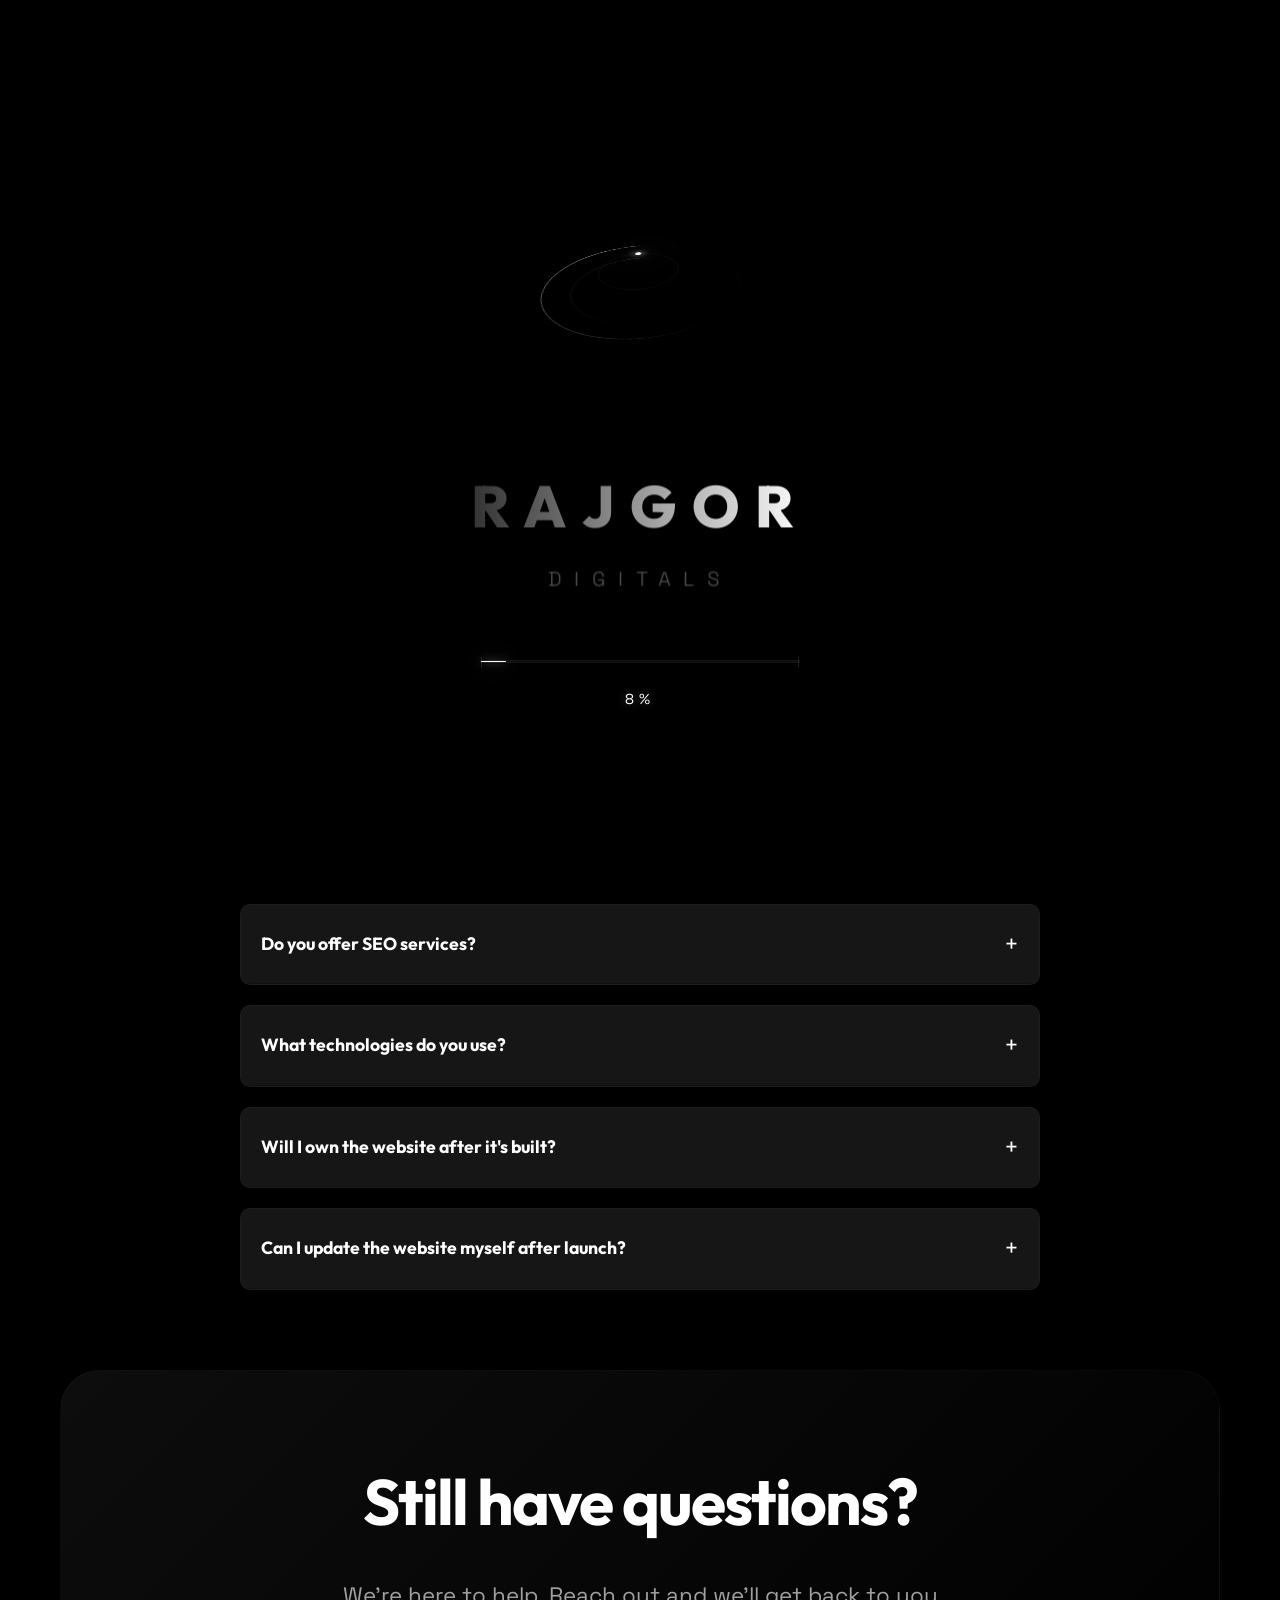
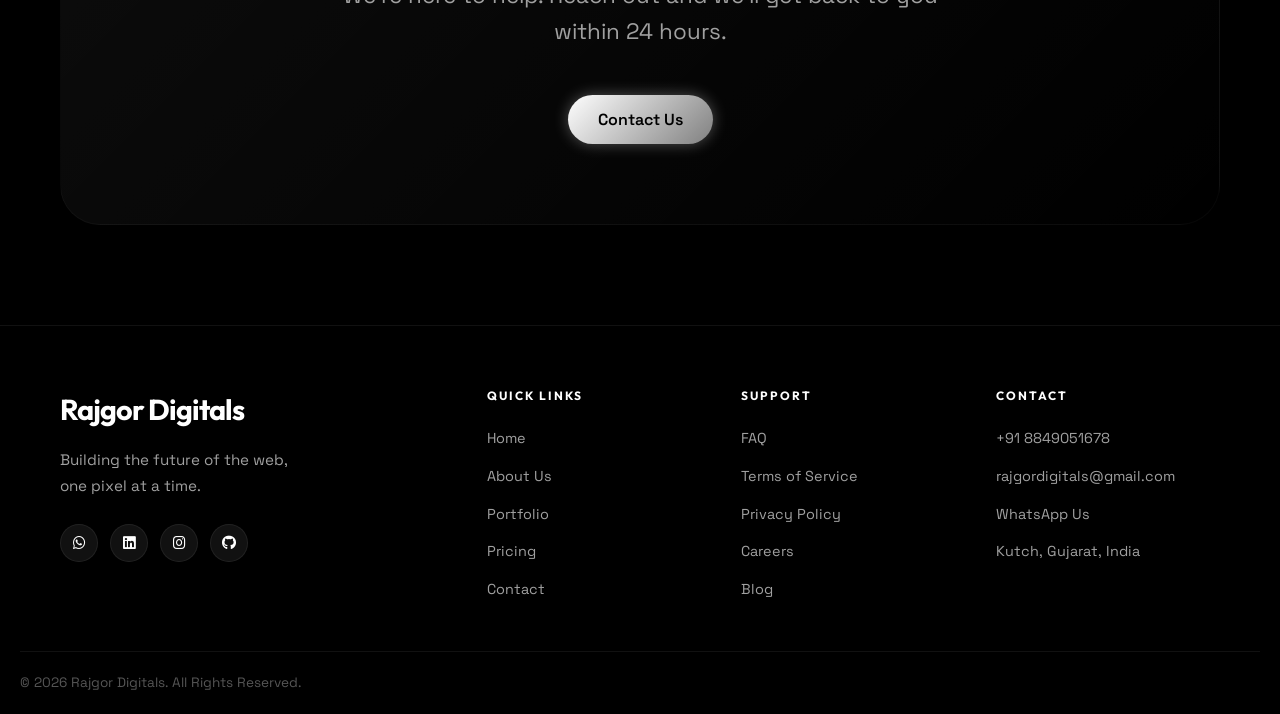
<file: faq.html>
<!DOCTYPE html>
<html lang="en">

<head>
    <meta charset="UTF-8">
    <meta name="viewport" content="width=device-width, initial-scale=1.0">
    <link rel="alternate" hreflang="en-IN" href="https://rajgordigitals.in/faq.html">
    <link rel="alternate" hreflang="en" href="https://rajgordigitals.in/faq.html">
    <meta name="description"
        content="Frequently asked questions about Rajgor Digitals' web development services, pricing, timelines, and support.">
    <title>FAQ - Frequently Asked Questions | Rajgor Digitals</title>
    <link rel="icon" type="image/png" sizes="32x32" href="images/logo.png">
    <link rel="shortcut icon" href="images/logo.png">

    <!-- Canonical Tag -->
    <link rel="canonical" href="https://rajgordigitals.in/faq.html">

    <!-- Open Graph / Facebook -->
    <meta property="og:type" content="website">
    <meta property="og:url" content="https://rajgordigitals.in/faq.html">
    <meta property="og:title" content="FAQ - Frequently Asked Questions | Rajgor Digitals">
    <meta property="og:description"
        content="Frequently asked questions about Rajgor Digitals' web development services, pricing, timelines, and support.">
    <meta property="og:image" content="https://rajgordigitals.in/images/logo.webp">

    <!-- Twitter -->
    <meta property="twitter:card" content="summary_large_image">
    <meta property="twitter:url" content="https://rajgordigitals.in/faq.html">
    <meta property="twitter:title" content="FAQ - Frequently Asked Questions | Rajgor Digitals">
    <meta property="twitter:description"
        content="Frequently asked questions about Rajgor Digitals' web development services, pricing, timelines, and support.">
    <meta property="twitter:image" content="https://rajgordigitals.in/images/logo.webp">

    <!-- Google Fonts -->
    <link rel="preconnect" href="https://fonts.googleapis.com">
    <link rel="preconnect" href="https://fonts.gstatic.com" crossorigin>
    <link
        href="https://fonts.googleapis.com/css2?family=Outfit:wght@300;400;500;600;700;800&family=Space+Grotesk:wght@300;400;500;600;700&display=swap"
        rel="stylesheet">

    <!-- FontAwesome -->
    <link rel="stylesheet" href="libs/font-awesome/css/all.min.css">

    <!-- Stylesheets -->
    <link rel="stylesheet" href="css/base.css">


    <script type="application/ld+json">
    {
  "@context": "https://schema.org",
  "@type": "BreadcrumbList",
  "itemListElement": [
    {
      "@type": "ListItem",
      "position": 1,
      "name": "Home",
      "item": "https://rajgordigitals.in/"
    },
    {
      "@type": "ListItem",
      "position": 2,
      "name": "FAQ",
      "item": "https://rajgordigitals.in/faq.html"
    }
  ]
}
    </script>
</head>

<body>
    <div id="preloader">
        <div class="preloader-content">
            <div class="spinner-container">
                <div class="ring ring-outer"></div>
                <div class="ring ring-middle"></div>
                <div class="ring ring-inner"></div>
            </div>
            <div class="pre-brand">
                <span class="pre-name">Rajgor</span>
                <span class="pre-surname">Digitals</span>
            </div>
            <div class="pre-progress-wrap">
                <div class="pre-bar-bg">
                    <div class="pre-bar-fill" id="preloaderFill"></div>
                </div>
                <div class="pre-percent" id="preloaderPercent">0%</div>
            </div>
        </div>
    </div>

    <div class="cursor-dot" data-cursor-dot></div>
    <div class="cursor-outline" data-cursor-outline></div>

    <nav class="navbar">
        <div class="container nav-container">
            <a href="index.html" class="logo">Rajgor <span class="accent">Digitals</span></a>
            <div class="nav-links">
                <a href="about.html" class="nav-link">About</a>
                <a href="services.html" class="nav-link">Services</a>
                <a href="portfolio.html" class="nav-link">Portfolio</a>
                <a href="pricing.html" class="nav-link">Pricing</a>
                <a href="contact.html" class="nav-link contact-btn">Contact Us</a>
            </div>
            <div class="hamburger">
                <div class="line"></div>
                <div class="line"></div>
                <div class="line"></div>
            </div>
        </div>
    </nav>

    <div class="mobile-menu">
        <a href="about.html" class="mobile-link">About</a>
        <a href="services.html" class="mobile-link">Services</a>
        <a href="portfolio.html" class="mobile-link">Portfolio</a>
        <a href="pricing.html" class="mobile-link">Pricing</a>
        <a href="contact.html" class="mobile-link accent-color">Contact Us</a>
    </div>

    <section class="faq" id="faq" style="padding: 150px 0 100px; background: #000;">
        <div class="container">
            <h1 class="section-title reveal-up">Frequently Asked Questions</h1>
            <p class="section-subtitle reveal-up">Everything you need to know about working with us</p>

            <div class="faq-grid">
                <div class="faq-item reveal-up">
                    <div class="faq-question">
                        <h3>How long does it take to build a custom website?</h3>
                    </div>
                    <div class="faq-answer">
                        <p>A standard project takes between 4 to 12 weeks, depending on the scope, complexity, and
                            rounds of feedback. We prioritize quality and thorough testing for every digital asset.</p>
                    </div>
                </div>

                <div class="faq-item reveal-up">
                    <div class="faq-question">
                        <h3>Does Rajgor Digitals provide custom e-commerce solutions?</h3>
                    </div>
                    <div class="faq-answer">
                        <p>Yes, we specialize in building scalable, secure, and conversion-focused e-commerce platforms.
                            From inventory management to secure payment gateways, we handle it all.</p>
                    </div>
                </div>

                <div class="faq-item reveal-up">
                    <div class="faq-question">
                        <h3>Will my website be mobile-friendly?</h3>
                    </div>
                    <div class="faq-answer">
                        <p>Yes, all our websites are fully responsive and look great on all devices, from mobile phones
                            to desktops. We follow a mobile-first indexing approach for maximum SEO benefit.</p>
                    </div>
                </div>

                <div class="faq-item reveal-up">
                    <div class="faq-question">
                        <h3>What is your payment structure?</h3>
                    </div>
                    <div class="faq-answer">
                        <p>We typically work with a 50% upfront deposit and 50% upon project completion. For larger
                            projects, we can arrange milestone-based payments to suit your budget.</p>
                    </div>
                </div>

                <div class="faq-item reveal-up">
                    <div class="faq-question">
                        <h3>Do you provide ongoing maintenance and support?</h3>
                    </div>
                    <div class="faq-answer">
                        <p>Absolutely. All our packages include post-launch support ranging from 1 to 3 months. We also
                            offer extended maintenance plans for ongoing updates, security patches, and technical
                            support.</p>
                    </div>
                </div>

                <div class="faq-item reveal-up">
                    <div class="faq-question">
                        <h3>Can you redesign my existing website?</h3>
                    </div>
                    <div class="faq-answer">
                        <p>Yes, we offer complete website redesign services. We'll analyze your current site, identify
                            areas for improvement, and create a modern, high-performing replacement while preserving
                            your SEO rankings.</p>
                    </div>
                </div>

                <div class="faq-item reveal-up">
                    <div class="faq-question">
                        <h3>Do you offer SEO services?</h3>
                    </div>
                    <div class="faq-answer">
                        <p>Every website we build includes foundational SEO — clean code, fast loading, mobile
                            optimization, and structured data. For advanced SEO campaigns, we can recommend trusted
                            partners or include it in a custom package.</p>
                    </div>
                </div>

                <div class="faq-item reveal-up">
                    <div class="faq-question">
                        <h3>What technologies do you use?</h3>
                    </div>
                    <div class="faq-answer">
                        <p>We work with modern, industry-standard technologies including HTML5, CSS3, JavaScript, React,
                            Node.js, PHP, and MySQL. We choose the best tech stack based on your project requirements.
                        </p>
                    </div>
                </div>

                <div class="faq-item reveal-up">
                    <div class="faq-question">
                        <h3>Will I own the website after it's built?</h3>
                    </div>
                    <div class="faq-answer">
                        <p>Yes, upon final payment, you receive full ownership of the website, including all source
                            code, design files, and content. We provide complete documentation for future reference.</p>
                    </div>
                </div>

                <div class="faq-item reveal-up">
                    <div class="faq-question">
                        <h3>Can I update the website myself after launch?</h3>
                    </div>
                    <div class="faq-answer">
                        <p>Yes, if we build your site with a CMS (Content Management System), you'll be able to update
                            text, images, and blog posts easily. We provide training and documentation to help you
                            manage your site.</p>
                    </div>
                </div>
            </div>

            <div class="final-cta reveal-up" style="margin-top: 80px;">
                <h2>Still have questions?</h2>
                <p>We're here to help. Reach out and we'll get back to you within 24 hours.</p>
                <a href="contact.html" class="btn btn-primary">Contact Us</a>
            </div>
        </div>
    </section>

    <footer>
        <div class="container footer-top">
            <div class="footer-brand">
                <a href="index.html" class="logo">Rajgor <span class="accent">Digitals</span></a>
                <p>Building the future of the web,<br>one pixel at a time.</p>
                <div class="footer-social">
                    <a href="https://wa.me/918849051678?text=Hello%20Rajgor%20Digitals,%20I%20am%20interested%20in%20your%20web%20development%20services."
                        target="_blank" rel="noopener noreferrer"><i class="fab fa-whatsapp"></i></a>
                    <a href="https://www.linkedin.com/in/rajgordigitals" target="_blank" rel="noopener noreferrer"><i
                            class="fab fa-linkedin"></i></a>
                    <a href="https://www.instagram.com/rajgordigitals/" target="_blank" rel="noopener noreferrer"><i
                            class="fab fa-instagram"></i></a>
                    <a href="https://github.com/Rajgor-Digitals" target="_blank" rel="noopener noreferrer"><i
                            class="fab fa-github"></i></a>
                </div>
            </div>
            <div class="footer-links">
                <div class="footer-col">
                    <h4>Quick Links</h4>
                    <ul>
                        <li><a href="index.html">Home</a></li>
                        <li><a href="about.html">About Us</a></li>
                        <li><a href="portfolio.html">Portfolio</a></li>
                        <li><a href="pricing.html">Pricing</a></li>
                        <li><a href="contact.html">Contact</a></li>
                    </ul>
                </div>
                <div class="footer-col">
                    <h4>Support</h4>
                    <ul>
                        <li><a href="faq.html">FAQ</a></li>
                        <li><a href="terms.html">Terms of Service</a></li>
                        <li><a href="privacy.html">Privacy Policy</a></li>
                        <li><a href="careers.html">Careers</a></li>
                        <li><a href="blog.html">Blog</a></li>
                    </ul>
                </div>
                <div class="footer-col">
                    <h4>Contact</h4>
                    <ul>
                        <li><a href="tel:+918849051678">+91 8849051678</a></li>
                        <li><a href="mailto:rajgordigitals@gmail.com">rajgordigitals@gmail.com</a></li>
                        <li><a href="https://wa.me/918849051678" target="_blank" rel="noopener noreferrer">WhatsApp
                                Us</a></li>
                        <li><span>Kutch, Gujarat, India</span></li>
                    </ul>
                </div>
            </div>
        </div>
        <div class="footer-bottom">
            <p>&copy; 2026 Rajgor Digitals. All Rights Reserved.</p>
        </div>
    </footer>

    <script src="script.js" defer></script>
</body>

</html>
</file>
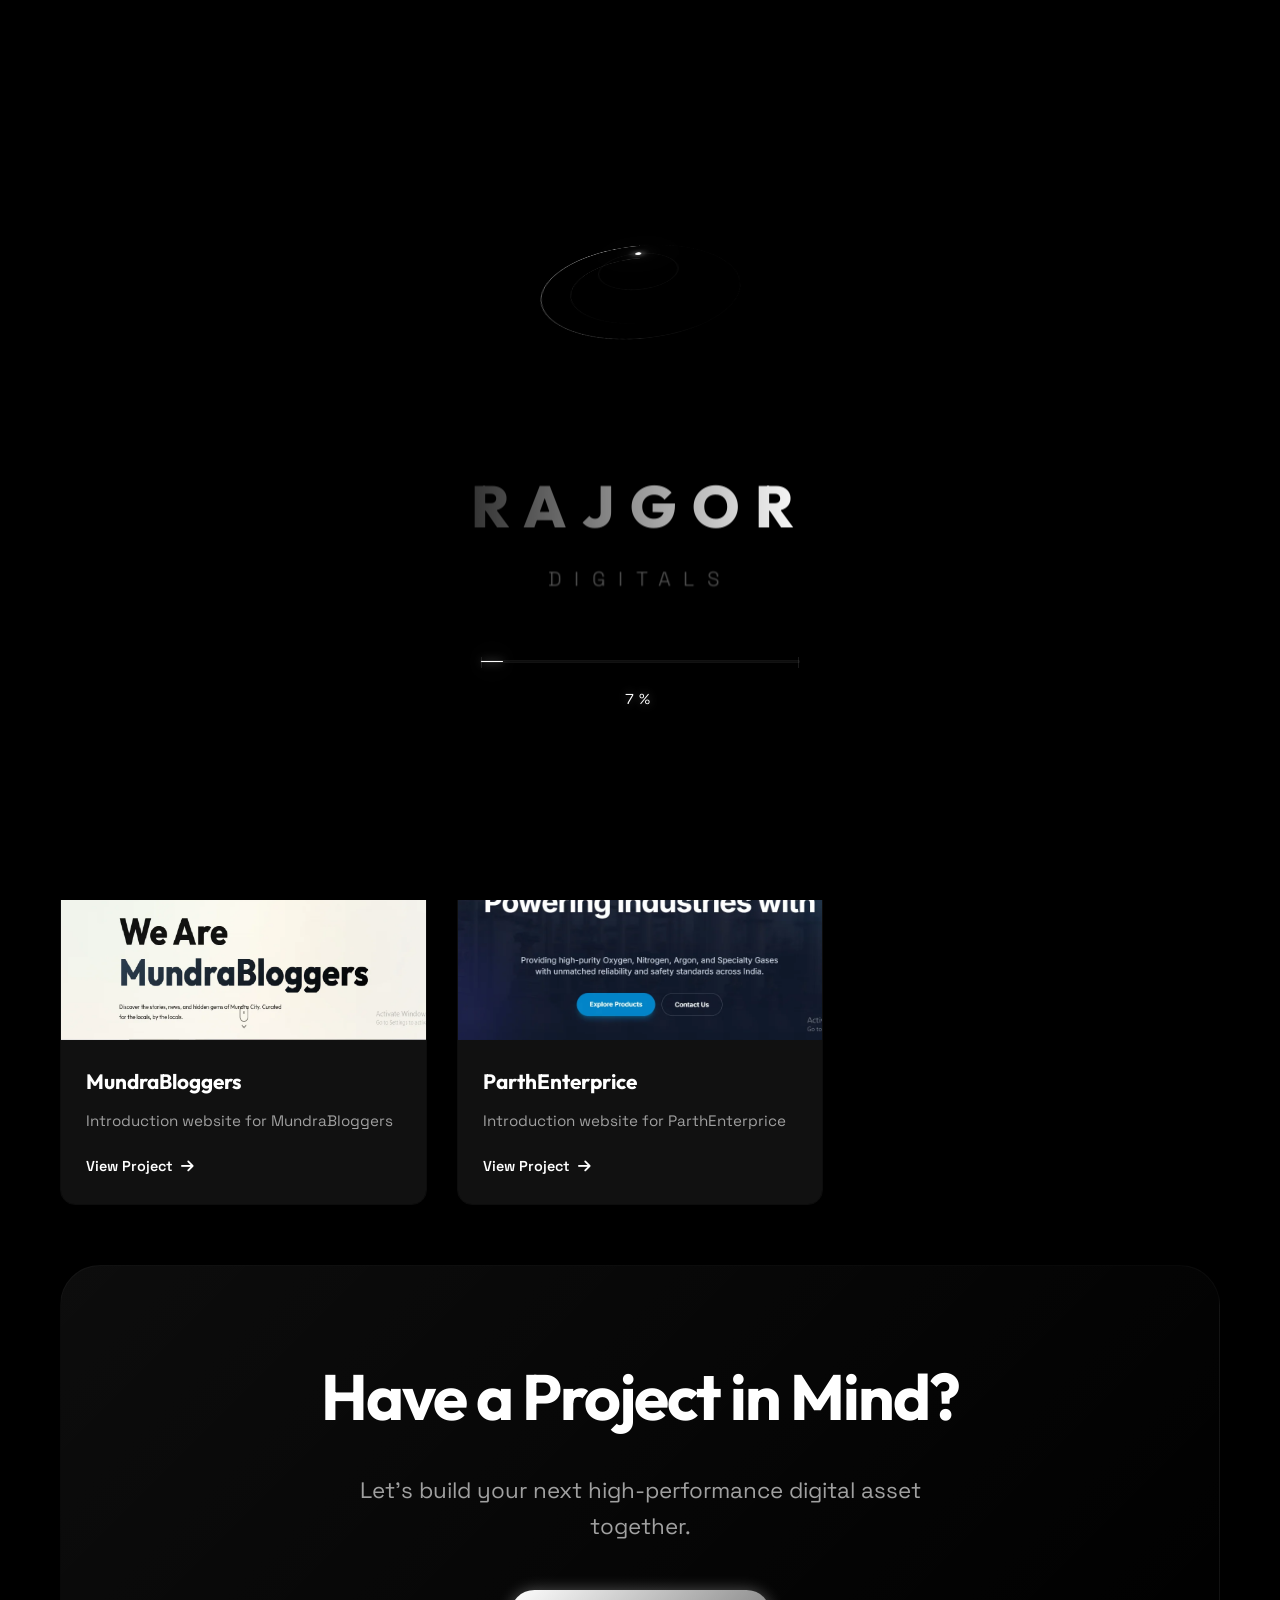
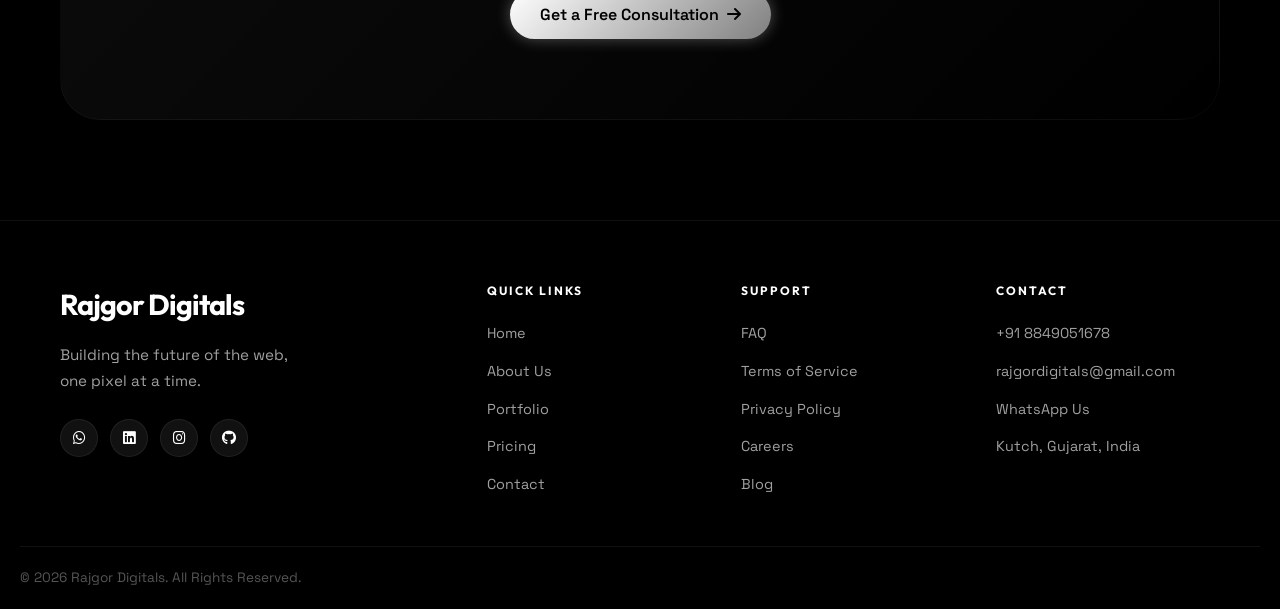
<file: portfolio.html>
<!DOCTYPE html>
<html lang="en">

<head>
    <meta charset="UTF-8">
    <meta name="viewport" content="width=device-width, initial-scale=1.0">
    <link rel="alternate" hreflang="en-IN" href="https://rajgordigitals.in/portfolio.html">
    <link rel="alternate" hreflang="en" href="https://rajgordigitals.in/portfolio.html">
    <meta name="description"
        content="Browse our custom web development portfolio. See how our professional web developers have transformed businesses with scalable, high-performance websites.">
    <title>Custom Web Development Portfolio | Case Studies | Rajgor Digitals</title>
    <link rel="icon" type="image/png" sizes="32x32" href="images/logo.png">
    <link rel="shortcut icon" href="images/logo.png">

    <!-- Canonical Tag -->
    <link rel="canonical" href="https://rajgordigitals.in/portfolio.html">

    <!-- Open Graph / Facebook -->
    <meta property="og:type" content="website">
    <meta property="og:url" content="https://rajgordigitals.in/portfolio.html">
    <meta property="og:title" content="Custom Web Development Portfolio | Case Studies | Rajgor Digitals">
    <meta property="og:description"
        content="Browse our custom web development portfolio. See how our professional web developers have transformed businesses with scalable, high-performance websites.">
    <meta property="og:image" content="https://rajgordigitals.in/images/logo.webp">

    <!-- Twitter -->
    <meta property="twitter:card" content="summary_large_image">
    <meta property="twitter:url" content="https://rajgordigitals.in/portfolio.html">
    <meta property="twitter:title" content="Custom Web Development Portfolio | Case Studies | Rajgor Digitals">
    <meta property="twitter:description"
        content="Browse our custom web development portfolio. See how our professional web developers have transformed businesses with scalable, high-performance websites.">
    <meta property="twitter:image" content="https://rajgordigitals.in/images/logo.webp">

    <!-- Google Fonts -->
    <link rel="preconnect" href="https://fonts.googleapis.com">
    <link rel="preconnect" href="https://fonts.gstatic.com" crossorigin>
    <link
        href="https://fonts.googleapis.com/css2?family=Outfit:wght@300;400;500;600;700;800&family=Space+Grotesk:wght@300;400;500;600;700&display=swap"
        rel="stylesheet">

    <!-- FontAwesome -->
    <link rel="stylesheet" href="libs/font-awesome/css/all.min.css">

    <!-- Stylesheets -->
    <link rel="stylesheet" href="css/base.css">
    <link rel="stylesheet" href="css/portfolio.css">


    <script type="application/ld+json">
    {
  "@context": "https://schema.org",
  "@type": "BreadcrumbList",
  "itemListElement": [
    {
      "@type": "ListItem",
      "position": 1,
      "name": "Home",
      "item": "https://rajgordigitals.in/"
    },
    {
      "@type": "ListItem",
      "position": 2,
      "name": "Portfolio",
      "item": "https://rajgordigitals.in/portfolio.html"
    }
  ]
}
    </script>
    <script type="application/ld+json">
    {
  "@context": "https://schema.org",
  "@type": "CollectionPage",
  "name": "Custom Web Development Portfolio",
  "description": "Featured projects and full-stack web engineering case studies completed by Rajgor Digitals.",
  "url": "https://rajgordigitals.in/portfolio.html",
  "mainEntity": {
    "@type": "ItemList",
    "itemListElement": [
      {
        "@type": "ListItem",
        "position": 1,
        "name": "New Akshat Fashion",
        "url": "http://newakshatfashion.in/"
      },
      {
        "@type": "ListItem",
        "position": 2,
        "name": "Iron Pulse Fitness",
        "url": "https://ironpulse.xo.je/"
      },
      {
        "@type": "ListItem",
        "position": 3,
        "name": "MajamaMeet",
        "url": "https://majamameet.in/index.php"
      },
      {
        "@type": "ListItem",
        "position": 4,
        "name": "MundraBloggers",
        "url": "http://mundrabloggers.in/"
      },
      {
        "@type": "ListItem",
        "position": 5,
        "name": "ParthEnterprice",
        "url": "https://parthenterprise.xo.je/"
      }
    ]
  }
}
    </script>
</head>

<body>
    <!-- Preloader -->
    <div id="preloader">
        <div class="preloader-content">
            <div class="spinner-container">
                <div class="ring ring-outer"></div>
                <div class="ring ring-middle"></div>
                <div class="ring ring-inner"></div>
            </div>
            <div class="pre-brand">
                <span class="pre-name">Rajgor</span>
                <span class="pre-surname">Digitals</span>
            </div>
            <div class="pre-progress-wrap">
                <div class="pre-bar-bg">
                    <div class="pre-bar-fill" id="preloaderFill"></div>
                </div>
                <div class="pre-percent" id="preloaderPercent">0%</div>
            </div>
        </div>
    </div>

    <!-- Custom Cursor -->
    <div class="cursor-dot" data-cursor-dot></div>
    <div class="cursor-outline" data-cursor-outline></div>

    <!-- Navigation -->
    <nav class="navbar">
        <div class="container nav-container">
            <a href="index.html" class="logo">
                Rajgor <span class="accent">Digitals</span>
            </a>
            <div class="nav-links">
                <a href="about.html" class="nav-link">About</a>
                <a href="services.html" class="nav-link">Services</a>
                <a href="portfolio.html" class="nav-link">Portfolio</a>
                <a href="pricing.html" class="nav-link">Pricing</a>
                <a href="contact.html" class="nav-link contact-btn">Contact Us</a>
            </div>
            <div class="hamburger">
                <div class="line"></div>
                <div class="line"></div>
                <div class="line"></div>
            </div>
        </div>
    </nav>

    <!-- Mobile Menu -->
    <div class="mobile-menu">
        <a href="about.html" class="mobile-link">About</a>
        <a href="services.html" class="mobile-link">Services</a>
        <a href="portfolio.html" class="mobile-link">Portfolio</a>
        <a href="pricing.html" class="mobile-link">Pricing</a>
        <a href="contact.html" class="mobile-link accent-color">Contact Us</a>
    </div>

    <!-- Portfolio Section -->
    <section class="portfolio" id="portfolio" style="padding-top: 130px;">
        <div class="container">
            <div class="section-header reveal-up">
                <h1 class="section-title">Our Custom Web Development Portfolio</h1>
                <p class="section-subtitle">Real projects. Real results. A showcase of high-performance digital assets
                    we've engineered for clients across industries.</p>
            </div>
            <div class="portfolio-grid">
                <div class="portfolio-item reveal-up">
                    <img src="images/newakshatfashion.webp"
                        alt="New Akshat Fashion - Premium Clothing & Showroom Website Development" class="portfolio-img"
                        loading="lazy" width="600" height="380">
                    <div class="portfolio-content">
                        <h3>New Akshat Fashion</h3>
                        <p>We created the online presence for this premium fashion store to make them visible online.
                        </p>
                        <a href="http://newakshatfashion.in/" target="_blank" class="portfolio-link"
                            rel="noopener noreferrer">View Project <i class="fas fa-arrow-right"></i></a>
                    </div>
                </div>
                <div class="portfolio-item reveal-up">
                    <img src="images/Ironpulse.webp" alt="Iron Pulse Fitness - Premium Gym Website Development"
                        class="portfolio-img" loading="lazy" width="600" height="380">
                    <div class="portfolio-content">
                        <h3>Iron Pulse Fitness</h3>
                        <p>A premium fitness experience platform with custom scheduling and membership management.</p>
                        <a href="https://ironpulse.xo.je/" target="_blank" class="portfolio-link"
                            rel="noopener noreferrer">View Project <i class="fas fa-arrow-right"></i></a>
                    </div>
                </div>
                <div class="portfolio-item reveal-up">
                    <img src="images/majamameet.webp" alt="MajamaMeet Event Management Website Development"
                        class="portfolio-img" loading="lazy" width="600" height="380">
                    <div class="portfolio-content">
                        <h3>MajamaMeet</h3>
                        <p>Event Management website for MajamaMeet</p>
                        <a href="https://majamameet.in/index.php" target="_blank" class="portfolio-link"
                            rel="noopener noreferrer">View Project <i class="fas fa-arrow-right"></i></a>
                    </div>
                </div>
                <div class="portfolio-item reveal-up" style="animation-delay: 0.1s;">
                    <img src="images/mundrabloggers.webp"
                        alt="MundraBloggers Social Media and News Platform Development" class="portfolio-img"
                        loading="lazy" width="600" height="380">
                    <div class="portfolio-content">
                        <h3>MundraBloggers</h3>
                        <p>Introduction website for MundraBloggers</p>
                        <a href="http://mundrabloggers.in/" target="_blank" class="portfolio-link"
                            rel="noopener noreferrer">View Project <i class="fas fa-arrow-right"></i></a>
                    </div>
                </div>
                <div class="portfolio-item reveal-up" style="animation-delay: 0.2s;">
                    <img src="images/parth-ENTERPRISE.webp"
                        alt="ParthEnterprice Industrial Solutions Website Development" class="portfolio-img"
                        loading="lazy" width="600" height="380">
                    <div class="portfolio-content">
                        <h3>ParthEnterprice</h3>
                        <p>Introduction website for ParthEnterprice</p>
                        <a href="https://parthenterprise.xo.je/" target="_blank" class="portfolio-link"
                            rel="noopener noreferrer">View Project <i class="fas fa-arrow-right"></i></a>
                    </div>
                </div>
            </div>

            <!-- Bottom CTA -->
            <div class="final-cta reveal-up" style="margin-top: 60px;">
                <h2>Have a Project in Mind?</h2>
                <p>Let's build your next high-performance digital asset together.</p>
                <a href="contact.html" class="btn btn-primary">Get a Free Consultation <i
                        class="fas fa-arrow-right"></i></a>
            </div>
        </div>
    </section>

    <!-- Footer -->
    <footer>
        <div class="container footer-top">
            <div class="footer-brand">
                <a href="index.html" class="logo">Rajgor <span class="accent">Digitals</span></a>
                <p>Building the future of the web,<br>one pixel at a time.</p>
                <div class="footer-social">
                    <a href="https://wa.me/918849051678?text=Hello%20Rajgor%20Digitals,%20I%20am%20interested%20in%20your%20web%20development%20services."
                        target="_blank" rel="noopener noreferrer"><i class="fab fa-whatsapp"></i></a>
                    <a href="https://www.linkedin.com/in/rajgordigitals" target="_blank" rel="noopener noreferrer"><i
                            class="fab fa-linkedin"></i></a>
                    <a href="https://www.instagram.com/rajgordigitals/" target="_blank" rel="noopener noreferrer"><i
                            class="fab fa-instagram"></i></a>
                    <a href="https://github.com/Rajgor-Digitals" target="_blank" rel="noopener noreferrer"><i
                            class="fab fa-github"></i></a>
                </div>
            </div>
            <div class="footer-links">
                <div class="footer-col">
                    <h4>Quick Links</h4>
                    <ul>
                        <li><a href="index.html">Home</a></li>
                        <li><a href="about.html">About Us</a></li>
                        <li><a href="portfolio.html">Portfolio</a></li>
                        <li><a href="pricing.html">Pricing</a></li>
                        <li><a href="contact.html">Contact</a></li>
                    </ul>
                </div>
                <div class="footer-col">
                    <h4>Support</h4>
                    <ul>
                        <li><a href="faq.html">FAQ</a></li>
                        <li><a href="terms.html">Terms of Service</a></li>
                        <li><a href="privacy.html">Privacy Policy</a></li>
                        <li><a href="careers.html">Careers</a></li>
                        <li><a href="blog.html">Blog</a></li>
                    </ul>
                </div>
                <div class="footer-col">
                    <h4>Contact</h4>
                    <ul>
                        <li><a href="tel:+918849051678">+91 8849051678</a></li>
                        <li><a href="mailto:rajgordigitals@gmail.com">rajgordigitals@gmail.com</a></li>
                        <li><a href="https://wa.me/918849051678" target="_blank" rel="noopener noreferrer">WhatsApp
                                Us</a></li>
                        <li><span>Kutch, Gujarat, India</span></li>
                    </ul>
                </div>
            </div>
        </div>
        <div class="footer-bottom">
            <p>&copy; 2026 Rajgor Digitals. All Rights Reserved.</p>
        </div>
    </footer>

    <script src="script.js" defer></script>
</body>

</html>
</file>
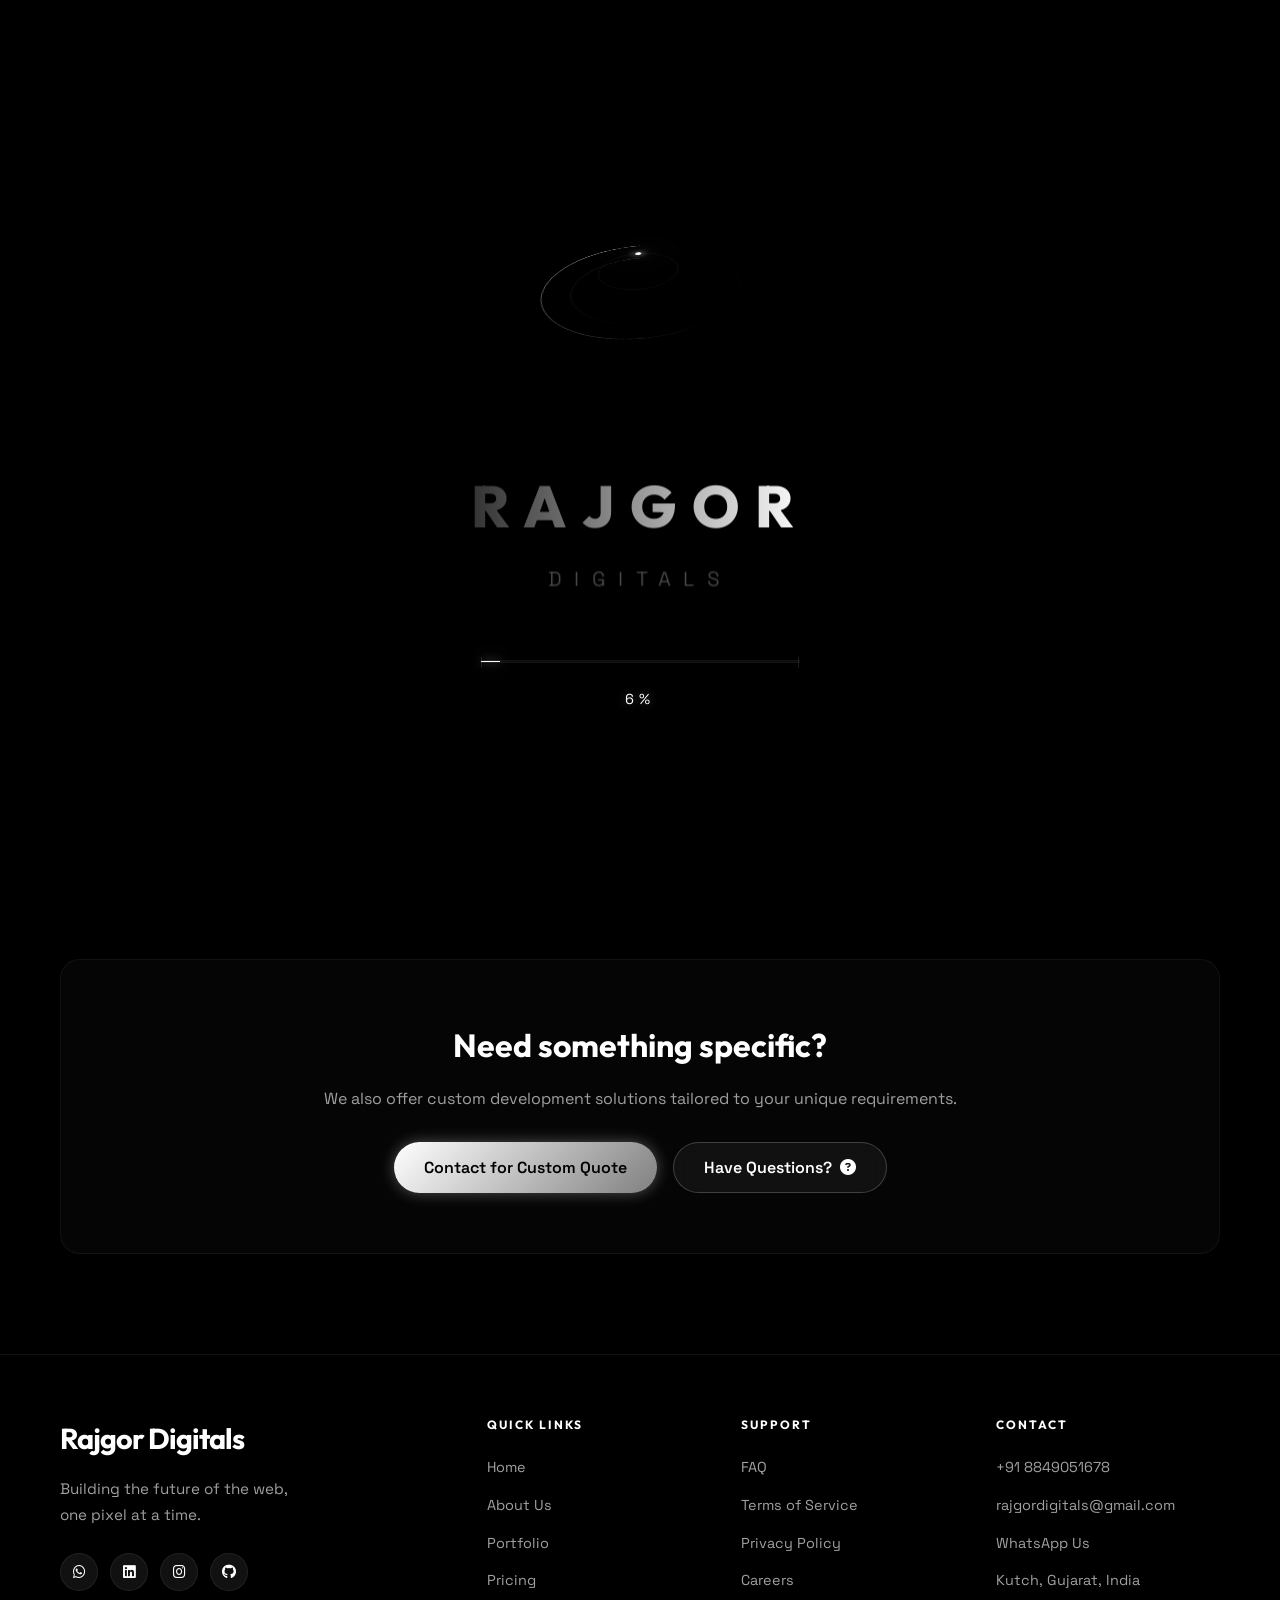
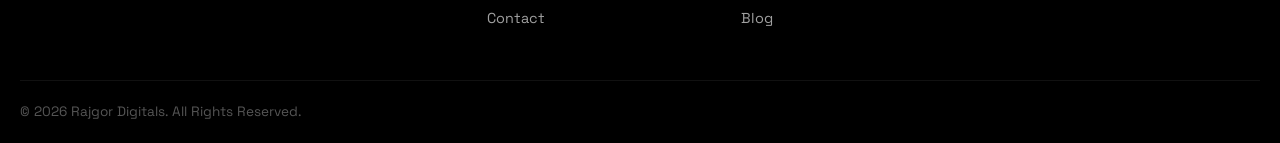
<file: pricing.html>
<!DOCTYPE html>
<html lang="en">

<head>
    <meta charset="UTF-8">
    <meta name="viewport" content="width=device-width, initial-scale=1.0">
    <link rel="alternate" hreflang="en-IN" href="https://rajgordigitals.in/pricing.html">
    <link rel="alternate" hreflang="en" href="https://rajgordigitals.in/pricing.html">
    <meta name="description"
        content="Transparent web development packages for every business size. Choose from our starter, business, or enterprise custom website development services.">
    <title>Web Development Packages & Pricing | Rajgor Digitals</title>
    <link rel="icon" type="image/png" sizes="32x32" href="images/logo.png">
    <link rel="shortcut icon" href="images/logo.png">

    <!-- Canonical Tag -->
    <link rel="canonical" href="https://rajgordigitals.in/pricing.html">

    <!-- Open Graph / Facebook -->
    <meta property="og:type" content="website">
    <meta property="og:url" content="https://rajgordigitals.in/pricing.html">
    <meta property="og:title" content="Web Development Packages & Pricing | Rajgor Digitals">
    <meta property="og:description"
        content="Transparent web development packages for every business size. Choose from our starter, business, or enterprise custom website development services.">
    <meta property="og:image" content="https://rajgordigitals.in/images/logo.webp">

    <!-- Twitter -->
    <meta property="twitter:card" content="summary_large_image">
    <meta property="twitter:url" content="https://rajgordigitals.in/pricing.html">
    <meta property="twitter:title" content="Web Development Packages & Pricing | Rajgor Digitals">
    <meta property="twitter:description"
        content="Transparent web development packages for every business size. Choose from our starter, business, or enterprise custom website development services.">
    <meta property="twitter:image" content="https://rajgordigitals.in/images/logo.webp">

    <!-- Google Fonts -->
    <link rel="preconnect" href="https://fonts.googleapis.com">
    <link rel="preconnect" href="https://fonts.gstatic.com" crossorigin>
    <link
        href="https://fonts.googleapis.com/css2?family=Outfit:wght@300;400;500;600;700;800&family=Space+Grotesk:wght@300;400;500;600;700&display=swap"
        rel="stylesheet">

    <!-- FontAwesome -->
    <link rel="stylesheet" href="libs/font-awesome/css/all.min.css">

    <!-- Stylesheets -->
    <link rel="stylesheet" href="css/base.css">
    <link rel="stylesheet" href="css/pricing.css">


    <script type="application/ld+json">
    {
  "@context": "https://schema.org",
  "@type": "BreadcrumbList",
  "itemListElement": [
    {
      "@type": "ListItem",
      "position": 1,
      "name": "Home",
      "item": "https://rajgordigitals.in/"
    },
    {
      "@type": "ListItem",
      "position": 2,
      "name": "Pricing",
      "item": "https://rajgordigitals.in/pricing.html"
    }
  ]
}
    </script>
    <script type="application/ld+json">
    {
  "@context": "https://schema.org",
  "@type": "Service",
  "serviceType": "Web Development Packages",
  "provider": {
    "@type": "Organization",
    "name": "Rajgor Digitals",
    "url": "https://rajgordigitals.in"
  },
  "hasOfferCatalog": {
    "@type": "OfferCatalog",
    "name": "Web Development Plans",
    "itemListElement": [
      {
        "@type": "Offer",
        "itemOffered": {
          "@type": "Service",
          "name": "Starter Plan"
        },
        "price": "3999",
        "priceCurrency": "INR"
      },
      {
        "@type": "Offer",
        "itemOffered": {
          "@type": "Service",
          "name": "Business Plan"
        },
        "price": "7999",
        "priceCurrency": "INR"
      },
      {
        "@type": "Offer",
        "itemOffered": {
          "@type": "Service",
          "name": "Enterprise Plan"
        },
        "price": "14999",
        "priceCurrency": "INR"
      }
    ]
  }
}
    </script>
    <script type="application/ld+json">
    {
  "@context": "https://schema.org",
  "@type": "FAQPage",
  "mainEntity": [
    {
      "@type": "Question",
      "name": "What is included in the Basic SEO of the Starter Plan?",
      "acceptedAnswer": {
        "@type": "Answer",
        "text": "Basic SEO includes indexable layouts, canonical tags, sitemap integration, and structured JSON-LD schemas to ensure clean crawling."
      }
    },
    {
      "@type": "Question",
      "name": "Are there any recurring hosting fees charged by Rajgor Digitals?",
      "acceptedAnswer": {
        "@type": "Answer",
        "text": "No. We register your domain and hosting directly under your account, ensuring that you maintain complete ownership and pay raw vendor pricing directly without markups."
      }
    }
  ]
}
    </script>
</head>

<body>
    <!-- Preloader -->
    <div id="preloader">
        <div class="preloader-content">
            <div class="spinner-container">
                <div class="ring ring-outer"></div>
                <div class="ring ring-middle"></div>
                <div class="ring ring-inner"></div>
            </div>
            <div class="pre-brand">
                <span class="pre-name">Rajgor</span>
                <span class="pre-surname">Digitals</span>
            </div>
            <div class="pre-progress-wrap">
                <div class="pre-bar-bg">
                    <div class="pre-bar-fill" id="preloaderFill"></div>
                </div>
                <div class="pre-percent" id="preloaderPercent">0%</div>
            </div>
        </div>
    </div>

    <!-- Custom Cursor -->
    <div class="cursor-dot" data-cursor-dot></div>
    <div class="cursor-outline" data-cursor-outline></div>

    <!-- Navigation -->
    <nav class="navbar">
        <div class="container nav-container">
            <a href="index.html" class="logo">
                Rajgor <span class="accent">Digitals</span>
            </a>
            <div class="nav-links">
                <a href="about.html" class="nav-link">About</a>
                <a href="services.html" class="nav-link">Services</a>
                <a href="portfolio.html" class="nav-link">Portfolio</a>
                <a href="pricing.html" class="nav-link active">Pricing</a>
                <a href="contact.html" class="nav-link contact-btn">Contact Us</a>
            </div>
            <div class="hamburger">
                <div class="line"></div>
                <div class="line"></div>
                <div class="line"></div>
            </div>
        </div>
    </nav>

    <!-- Mobile Menu -->
    <div class="mobile-menu">
        <a href="about.html" class="mobile-link">About</a>
        <a href="services.html" class="mobile-link">Services</a>
        <a href="portfolio.html" class="mobile-link">Portfolio</a>
        <a href="pricing.html" class="mobile-link">Pricing</a>
        <a href="contact.html" class="mobile-link accent-color">Contact Us</a>
    </div>

    <!-- Pricing Section -->
    <section class="pricing" id="pricing">
        <div class="container">
            <div class="section-header reveal-up" style="text-align: center; margin-top: 120px; margin-bottom: 60px;">
                <h1 class="section-title">Transparent Web Development Packages</h1>
                <p class="section-subtitle">Flexible pricing plans for custom website development services.</p>
            </div>

            <div class="pricing-grid">
                <!-- Basic Plan -->
                <div class="pricing-card reveal-up">
                    <div class="card-header">
                        <h3>Starter</h3>
                        <p class="price">₹3,999<span>/project</span></p>
                        <p class="plan-desc">Perfect for individuals and small businesses.</p>
                    </div>
                    <ul class="features-list">
                        <li><i class="fas fa-check"></i> 3 Page Website</li>
                        <li><i class="fas fa-check"></i> Responsive Design</li>
                        <li><i class="fas fa-check"></i> Contact Form</li>
                        <li><i class="fas fa-check"></i> Basic SEO</li>
                        <li><i class="fas fa-check"></i> 1 Month Support</li>
                        <li class="feature-excluded"><i class="fas fa-times"></i> CMS Integration</li>
                        <li class="feature-excluded"><i class="fas fa-times"></i> E-commerce</li>
                    </ul>
                    <a href="https://wa.me/918849051678?text=Hello%20Rajgor%20Digitals%2C%20I%20would%20like%20to%20get%20started%20with%20the%20Starter%20Plan%20(%E2%82%B93%2C999)."
                        class="btn btn-secondary btn-block" target="_blank" rel="noopener noreferrer">Get Started</a>
                </div>

                <!-- Standard Plan -->
                <div class="pricing-card popular reveal-up" style="animation-delay: 0.1s;">
                    <div class="popular-tag">Most Popular</div>
                    <div class="card-header">
                        <h3>Business</h3>
                        <p class="price">₹7,999<span>/project</span></p>
                        <p class="plan-desc">For growing businesses needing a strong online presence.</p>
                    </div>
                    <ul class="features-list">
                        <li><i class="fas fa-check"></i> 5-7 Page Website</li>
                        <li><i class="fas fa-check"></i> CMS Integration</li>
                        <li><i class="fas fa-check"></i> Advanced SEO</li>
                        <li><i class="fas fa-check"></i> Speed Optimization</li>
                        <li><i class="fas fa-check"></i> Social Media Integration</li>
                        <li><i class="fas fa-check"></i> 2 Months Support</li>
                    </ul>
                    <a href="https://wa.me/918849051678?text=Hello%20Rajgor%20Digitals%2C%20I%20would%20like%20to%20get%20started%20with%20the%20Business%20Plan%20(%E2%82%B97%2C999)."
                        class="btn btn-primary btn-block" target="_blank" rel="noopener noreferrer">Get Started</a>
                </div>

                <!-- Premium Plan -->
                <div class="pricing-card reveal-up" style="animation-delay: 0.2s;">
                    <div class="card-header">
                        <h3>Enterprise</h3>
                        <p class="price">₹14,999<span>/project</span></p>
                        <p class="plan-desc">Complete digital solution for large-scale operations.</p>
                    </div>
                    <ul class="features-list">
                        <li><i class="fas fa-check"></i> 10+ Page Website</li>
                        <li><i class="fas fa-check"></i> E-commerce Functionality</li>
                        <li><i class="fas fa-check"></i> Custom Animations</li>
                        <li><i class="fas fa-check"></i> Database Integration</li>
                        <li><i class="fas fa-check"></i> 3 Months Support</li>
                        <li><i class="fas fa-check"></i> Priority Maintenance</li>
                    </ul>
                    <a href="https://wa.me/918849051678?text=Hello%20Rajgor%20Digitals%2C%20I%20would%20like%20to%20get%20started%20with%20the%20Enterprise%20Plan%20(%E2%82%B914%2C999)."
                        class="btn btn-secondary btn-block" target="_blank" rel="noopener noreferrer">Get Started</a>
                </div>
            </div>

            <!-- Custom Quote -->
            <div class="custom-quote reveal-up">
                <h3>Need something specific?</h3>
                <p>We also offer custom development solutions tailored to your unique requirements.</p>
                <div style="display:flex;gap:16px;justify-content:center;flex-wrap:wrap;">
                    <a href="contact.html" class="btn btn-primary">Contact for Custom Quote</a>
                    <a href="faq.html" class="btn btn-secondary">Have Questions? <i
                            class="fas fa-question-circle"></i></a>
                </div>
            </div>

        </div>
    </section>

    <!-- Footer -->
    <footer>
        <div class="container footer-top">
            <div class="footer-brand">
                <a href="index.html" class="logo">Rajgor <span class="accent">Digitals</span></a>
                <p>Building the future of the web,<br>one pixel at a time.</p>
                <div class="footer-social">
                    <a href="https://wa.me/918849051678?text=Hello%20Rajgor%20Digitals,%20I%20am%20interested%20in%20your%20web%20development%20services."
                        target="_blank" rel="noopener noreferrer"><i class="fab fa-whatsapp"></i></a>
                    <a href="https://www.linkedin.com/in/rajgordigitals" target="_blank" rel="noopener noreferrer"><i
                            class="fab fa-linkedin"></i></a>
                    <a href="https://www.instagram.com/rajgordigitals/" target="_blank" rel="noopener noreferrer"><i
                            class="fab fa-instagram"></i></a>
                    <a href="https://github.com/Rajgor-Digitals" target="_blank" rel="noopener noreferrer"><i
                            class="fab fa-github"></i></a>
                </div>
            </div>
            <div class="footer-links">
                <div class="footer-col">
                    <h4>Quick Links</h4>
                    <ul>
                        <li><a href="index.html">Home</a></li>
                        <li><a href="about.html">About Us</a></li>
                        <li><a href="portfolio.html">Portfolio</a></li>
                        <li><a href="pricing.html">Pricing</a></li>
                        <li><a href="contact.html">Contact</a></li>
                    </ul>
                </div>
                <div class="footer-col">
                    <h4>Support</h4>
                    <ul>
                        <li><a href="faq.html">FAQ</a></li>
                        <li><a href="terms.html">Terms of Service</a></li>
                        <li><a href="privacy.html">Privacy Policy</a></li>
                        <li><a href="careers.html">Careers</a></li>
                        <li><a href="blog.html">Blog</a></li>
                    </ul>
                </div>
                <div class="footer-col">
                    <h4>Contact</h4>
                    <ul>
                        <li><a href="tel:+918849051678">+91 8849051678</a></li>
                        <li><a href="mailto:rajgordigitals@gmail.com">rajgordigitals@gmail.com</a></li>
                        <li><a href="https://wa.me/918849051678" target="_blank" rel="noopener noreferrer">WhatsApp
                                Us</a></li>
                        <li><span>Kutch, Gujarat, India</span></li>
                    </ul>
                </div>
            </div>
        </div>
        <div class="footer-bottom">
            <p>&copy; 2026 Rajgor Digitals. All Rights Reserved.</p>
        </div>
    </footer>

    <script src="script.js" defer></script>
</body>

</html>
</file>
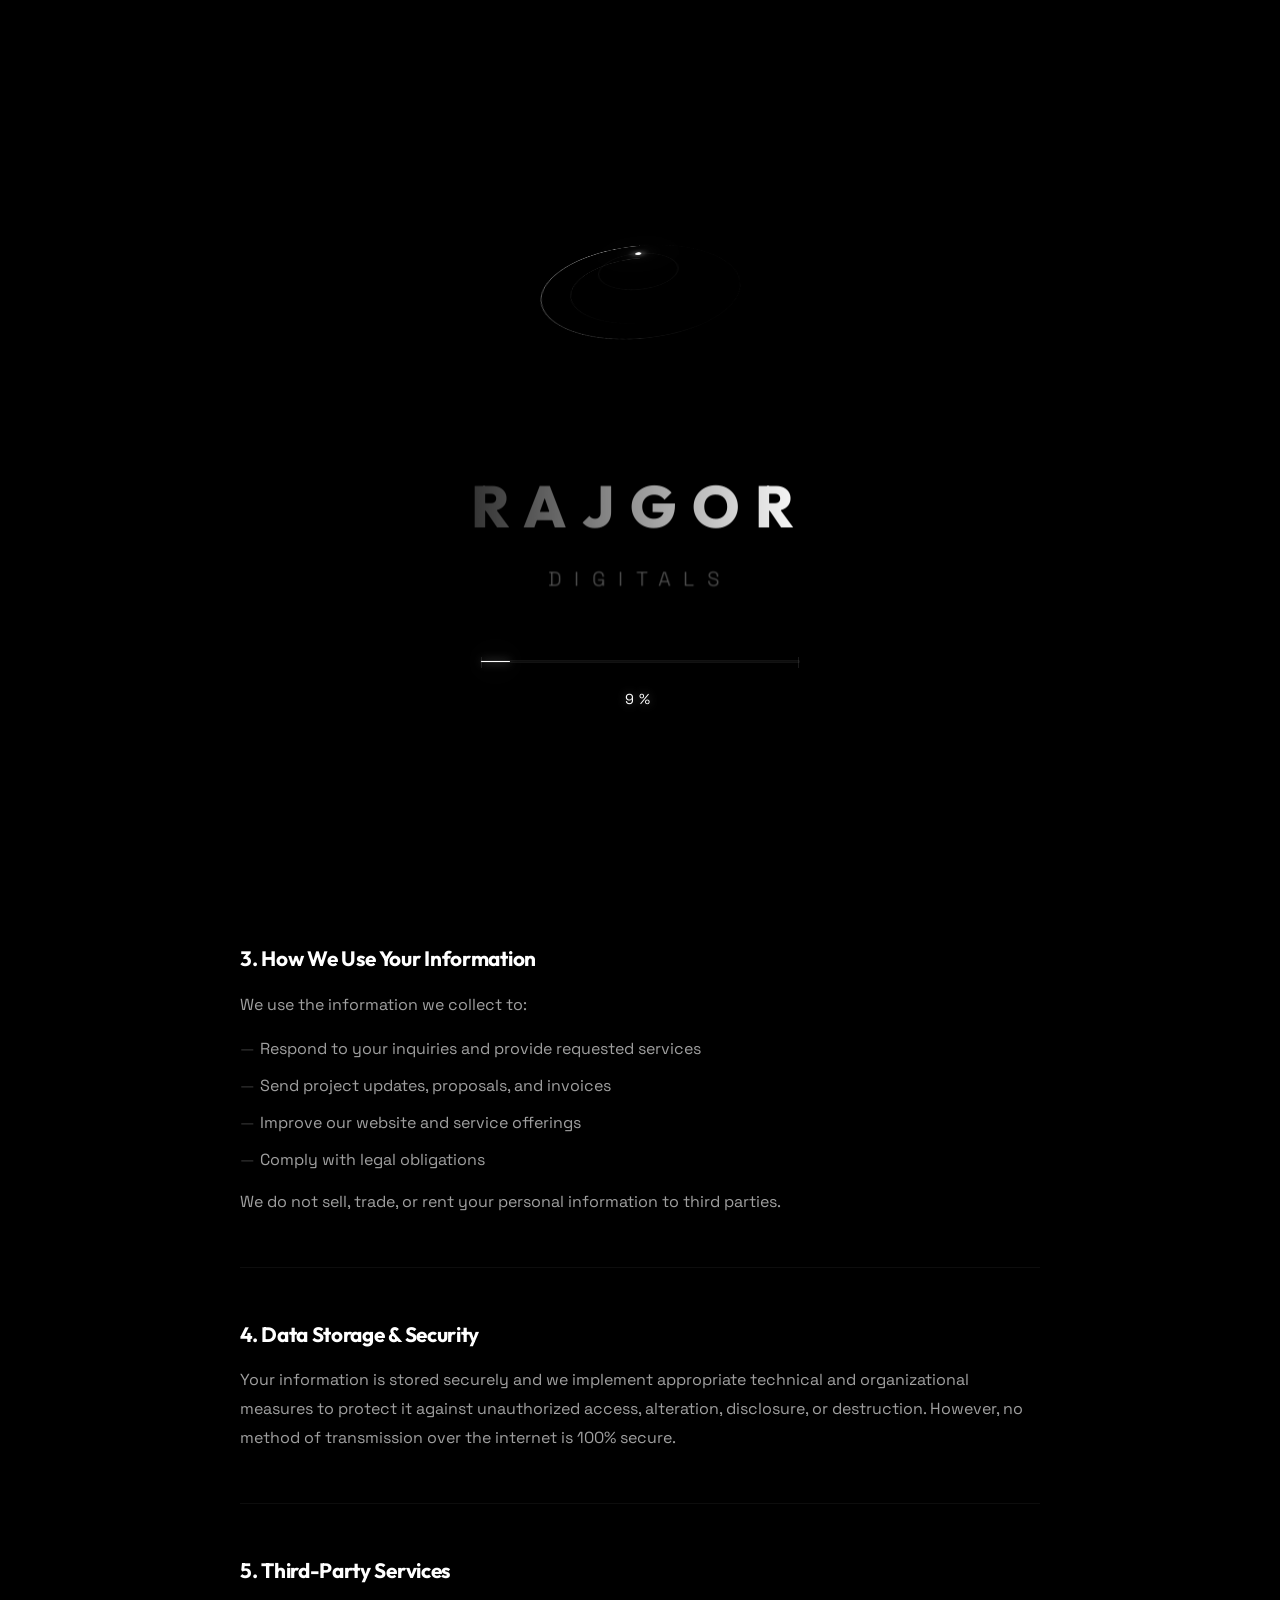
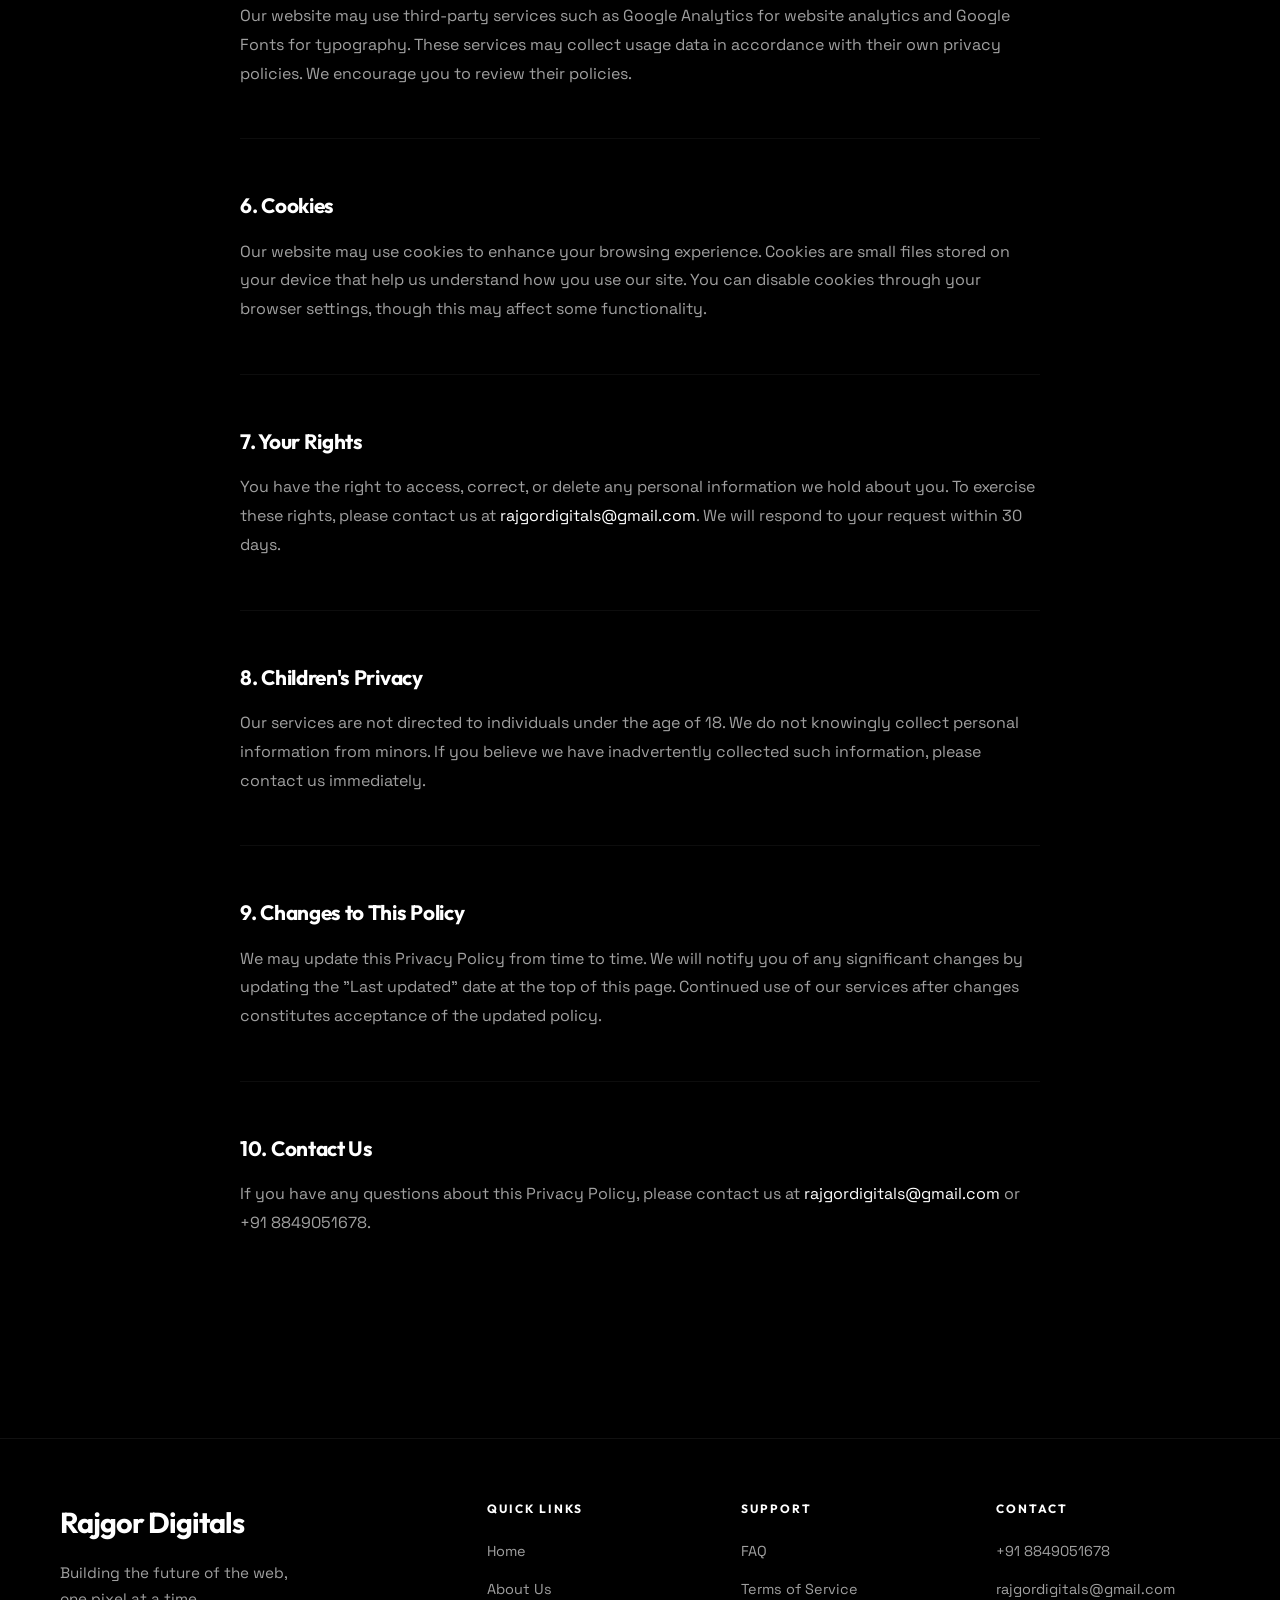
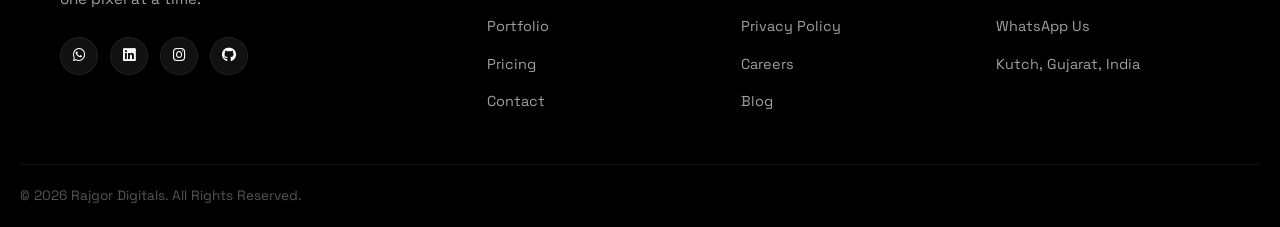
<file: privacy.html>
<!DOCTYPE html>
<html lang="en">

<head>
    <meta charset="UTF-8">
    <meta name="viewport" content="width=device-width, initial-scale=1.0">
    <meta name="description"
        content="Read the privacy policy of Rajgor Digitals to understand how we collect, use, and protect your company and project details.">
    <title>Privacy Policy | Rajgor Digitals</title>
    <link rel="icon" type="image/png" sizes="32x32" href="images/logo.png">
    <link rel="shortcut icon" href="images/logo.png">

    <!-- Canonical Tag -->
    <link rel="canonical" href="https://rajgordigitals.in/privacy.html">

    <!-- Open Graph / Facebook -->
    <meta property="og:type" content="website">
    <meta property="og:url" content="https://rajgordigitals.in/privacy.html">
    <meta property="og:title" content="Privacy Policy | Rajgor Digitals">
    <meta property="og:description"
        content="Read the privacy policy of Rajgor Digitals to understand how we collect, use, and protect your company and project details.">
    <meta property="og:image" content="https://rajgordigitals.in/images/logo.webp">

    <!-- Twitter -->
    <meta property="twitter:card" content="summary_large_image">
    <meta property="twitter:url" content="https://rajgordigitals.in/privacy.html">
    <meta property="twitter:title" content="Privacy Policy | Rajgor Digitals">
    <meta property="twitter:description"
        content="Read the privacy policy of Rajgor Digitals to understand how we collect, use, and protect your company and project details.">
    <meta property="twitter:image" content="https://rajgordigitals.in/images/logo.webp">

    <!-- Google Fonts -->
    <link rel="preconnect" href="https://fonts.googleapis.com">
    <link rel="preconnect" href="https://fonts.gstatic.com" crossorigin>
    <link
        href="https://fonts.googleapis.com/css2?family=Outfit:wght@300;400;500;600;700;800&family=Space+Grotesk:wght@300;400;500;600;700&display=swap"
        rel="stylesheet">

    <!-- FontAwesome -->
    <link rel="stylesheet" href="libs/font-awesome/css/all.min.css">

    <!-- Custom CSS -->
    <link rel="stylesheet" href="css/base.css">
    <link rel="stylesheet" href="css/legal.css">

    <script type="application/ld+json">
    {
  "@context": "https://schema.org",
  "@type": "BreadcrumbList",
  "itemListElement": [
    {
      "@type": "ListItem",
      "position": 1,
      "name": "Home",
      "item": "https://rajgordigitals.in/"
    },
    {
      "@type": "ListItem",
      "position": 2,
      "name": "Privacy Policy",
      "item": "https://rajgordigitals.in/privacy.html"
    }
  ]
}
    </script>
</head>

<body>
    <div id="preloader">
        <div class="preloader-content">
            <div class="spinner-container">
                <div class="ring ring-outer"></div>
                <div class="ring ring-middle"></div>
                <div class="ring ring-inner"></div>
            </div>
            <div class="pre-brand">
                <span class="pre-name">Rajgor</span>
                <span class="pre-surname">Digitals</span>
            </div>
            <div class="pre-progress-wrap">
                <div class="pre-bar-bg">
                    <div class="pre-bar-fill" id="preloaderFill"></div>
                </div>
                <div class="pre-percent" id="preloaderPercent">0%</div>
            </div>
        </div>
    </div>

    <div class="cursor-dot" data-cursor-dot></div>
    <div class="cursor-outline" data-cursor-outline></div>

    <nav class="navbar">
        <div class="container nav-container">
            <a href="index.html" class="logo">Rajgor <span class="accent">Digitals</span></a>
            <div class="nav-links">
                <a href="about.html" class="nav-link">About</a>
                <a href="services.html" class="nav-link">Services</a>
                <a href="portfolio.html" class="nav-link">Portfolio</a>
                <a href="pricing.html" class="nav-link">Pricing</a>
                <a href="contact.html" class="nav-link contact-btn">Contact Us</a>
            </div>
            <div class="hamburger">
                <div class="line"></div>
                <div class="line"></div>
                <div class="line"></div>
            </div>
        </div>
    </nav>

    <div class="mobile-menu">
        <a href="about.html" class="mobile-link">About</a>
        <a href="services.html" class="mobile-link">Services</a>
        <a href="portfolio.html" class="mobile-link">Portfolio</a>
        <a href="pricing.html" class="mobile-link">Pricing</a>
        <a href="contact.html" class="mobile-link accent-color">Contact Us</a>
    </div>

    <section class="legal-page" style="padding: 150px 0 100px; background: #000;">
        <div class="container">
            <div class="legal-header reveal-up">
                <h1 class="section-title">Privacy Policy</h1>
                <p class="section-subtitle">Last updated: April 28, 2026</p>
            </div>

            <div class="legal-content reveal-up">
                <div class="legal-block">
                    <h2>1. Introduction</h2>
                    <p>Rajgor Digitals ("we", "our", "us") is committed to protecting your privacy. This Privacy Policy
                        explains how we collect, use, disclose, and safeguard your information when you visit our
                        website or engage our services. Please read this policy carefully.</p>
                </div>

                <div class="legal-block">
                    <h2>2. Information We Collect</h2>
                    <p>We may collect the following types of information:</p>
                    <ul class="legal-list">
                        <li><strong>Personal Information:</strong> Name, email address, phone number, and business
                            details provided when you contact us or request a quote.</li>
                        <li><strong>Project Information:</strong> Details about your project requirements, business
                            goals, and technical specifications shared during consultations.</li>
                        <li><strong>Usage Data:</strong> Information about how you interact with our website, including
                            pages visited, time spent, and referring URLs.</li>
                    </ul>
                </div>

                <div class="legal-block">
                    <h2>3. How We Use Your Information</h2>
                    <p>We use the information we collect to:</p>
                    <ul class="legal-list">
                        <li>Respond to your inquiries and provide requested services</li>
                        <li>Send project updates, proposals, and invoices</li>
                        <li>Improve our website and service offerings</li>
                        <li>Comply with legal obligations</li>
                    </ul>
                    <p>We do not sell, trade, or rent your personal information to third parties.</p>
                </div>

                <div class="legal-block">
                    <h2>4. Data Storage & Security</h2>
                    <p>Your information is stored securely and we implement appropriate technical and organizational
                        measures to protect it against unauthorized access, alteration, disclosure, or destruction.
                        However, no method of transmission over the internet is 100% secure.</p>
                </div>

                <div class="legal-block">
                    <h2>5. Third-Party Services</h2>
                    <p>Our website may use third-party services such as Google Analytics for website analytics and
                        Google Fonts for typography. These services may collect usage data in accordance with their own
                        privacy policies. We encourage you to review their policies.</p>
                </div>

                <div class="legal-block">
                    <h2>6. Cookies</h2>
                    <p>Our website may use cookies to enhance your browsing experience. Cookies are small files stored
                        on your device that help us understand how you use our site. You can disable cookies through
                        your browser settings, though this may affect some functionality.</p>
                </div>

                <div class="legal-block">
                    <h2>7. Your Rights</h2>
                    <p>You have the right to access, correct, or delete any personal information we hold about you. To
                        exercise these rights, please contact us at <a
                            href="mailto:rajgordigitals@gmail.com">rajgordigitals@gmail.com</a>. We will respond to your
                        request within 30 days.</p>
                </div>

                <div class="legal-block">
                    <h2>8. Children's Privacy</h2>
                    <p>Our services are not directed to individuals under the age of 18. We do not knowingly collect
                        personal information from minors. If you believe we have inadvertently collected such
                        information, please contact us immediately.</p>
                </div>

                <div class="legal-block">
                    <h2>9. Changes to This Policy</h2>
                    <p>We may update this Privacy Policy from time to time. We will notify you of any significant
                        changes by updating the "Last updated" date at the top of this page. Continued use of our
                        services after changes constitutes acceptance of the updated policy.</p>
                </div>

                <div class="legal-block">
                    <h2>10. Contact Us</h2>
                    <p>If you have any questions about this Privacy Policy, please contact us at <a
                            href="mailto:rajgordigitals@gmail.com">rajgordigitals@gmail.com</a> or +91 8849051678.</p>
                </div>
            </div>
        </div>
    </section>

    <footer>
        <div class="container footer-top">
            <div class="footer-brand">
                <a href="index.html" class="logo">Rajgor <span class="accent">Digitals</span></a>
                <p>Building the future of the web,<br>one pixel at a time.</p>
                <div class="footer-social">
                    <a href="https://wa.me/918849051678?text=Hello%20Rajgor%20Digitals,%20I%20am%20interested%20in%20your%20web%20development%20services."
                        target="_blank" rel="noopener noreferrer"><i class="fab fa-whatsapp"></i></a>
                    <a href="https://www.linkedin.com/in/rajgordigitals" target="_blank" rel="noopener noreferrer"><i
                            class="fab fa-linkedin"></i></a>
                    <a href="https://www.instagram.com/rajgordigitals/" target="_blank" rel="noopener noreferrer"><i
                            class="fab fa-instagram"></i></a>
                    <a href="https://github.com/Rajgor-Digitals" target="_blank" rel="noopener noreferrer"><i
                            class="fab fa-github"></i></a>
                </div>
            </div>
            <div class="footer-links">
                <div class="footer-col">
                    <h4>Quick Links</h4>
                    <ul>
                        <li><a href="index.html">Home</a></li>
                        <li><a href="about.html">About Us</a></li>
                        <li><a href="portfolio.html">Portfolio</a></li>
                        <li><a href="pricing.html">Pricing</a></li>
                        <li><a href="contact.html">Contact</a></li>
                    </ul>
                </div>
                <div class="footer-col">
                    <h4>Support</h4>
                    <ul>
                        <li><a href="faq.html">FAQ</a></li>
                        <li><a href="terms.html">Terms of Service</a></li>
                        <li><a href="privacy.html">Privacy Policy</a></li>
                        <li><a href="careers.html">Careers</a></li>
                        <li><a href="blog.html">Blog</a></li>
                    </ul>
                </div>
                <div class="footer-col">
                    <h4>Contact</h4>
                    <ul>
                        <li><a href="tel:+918849051678">+91 8849051678</a></li>
                        <li><a href="mailto:rajgordigitals@gmail.com">rajgordigitals@gmail.com</a></li>
                        <li><a href="https://wa.me/918849051678" target="_blank" rel="noopener noreferrer">WhatsApp
                                Us</a></li>
                        <li><span>Kutch, Gujarat, India</span></li>
                    </ul>
                </div>
            </div>
        </div>
        <div class="footer-bottom">
            <p>&copy; 2026 Rajgor Digitals. All Rights Reserved.</p>
        </div>
    </footer>

    <script src="script.js" defer></script>
</body>

</html>
</file>
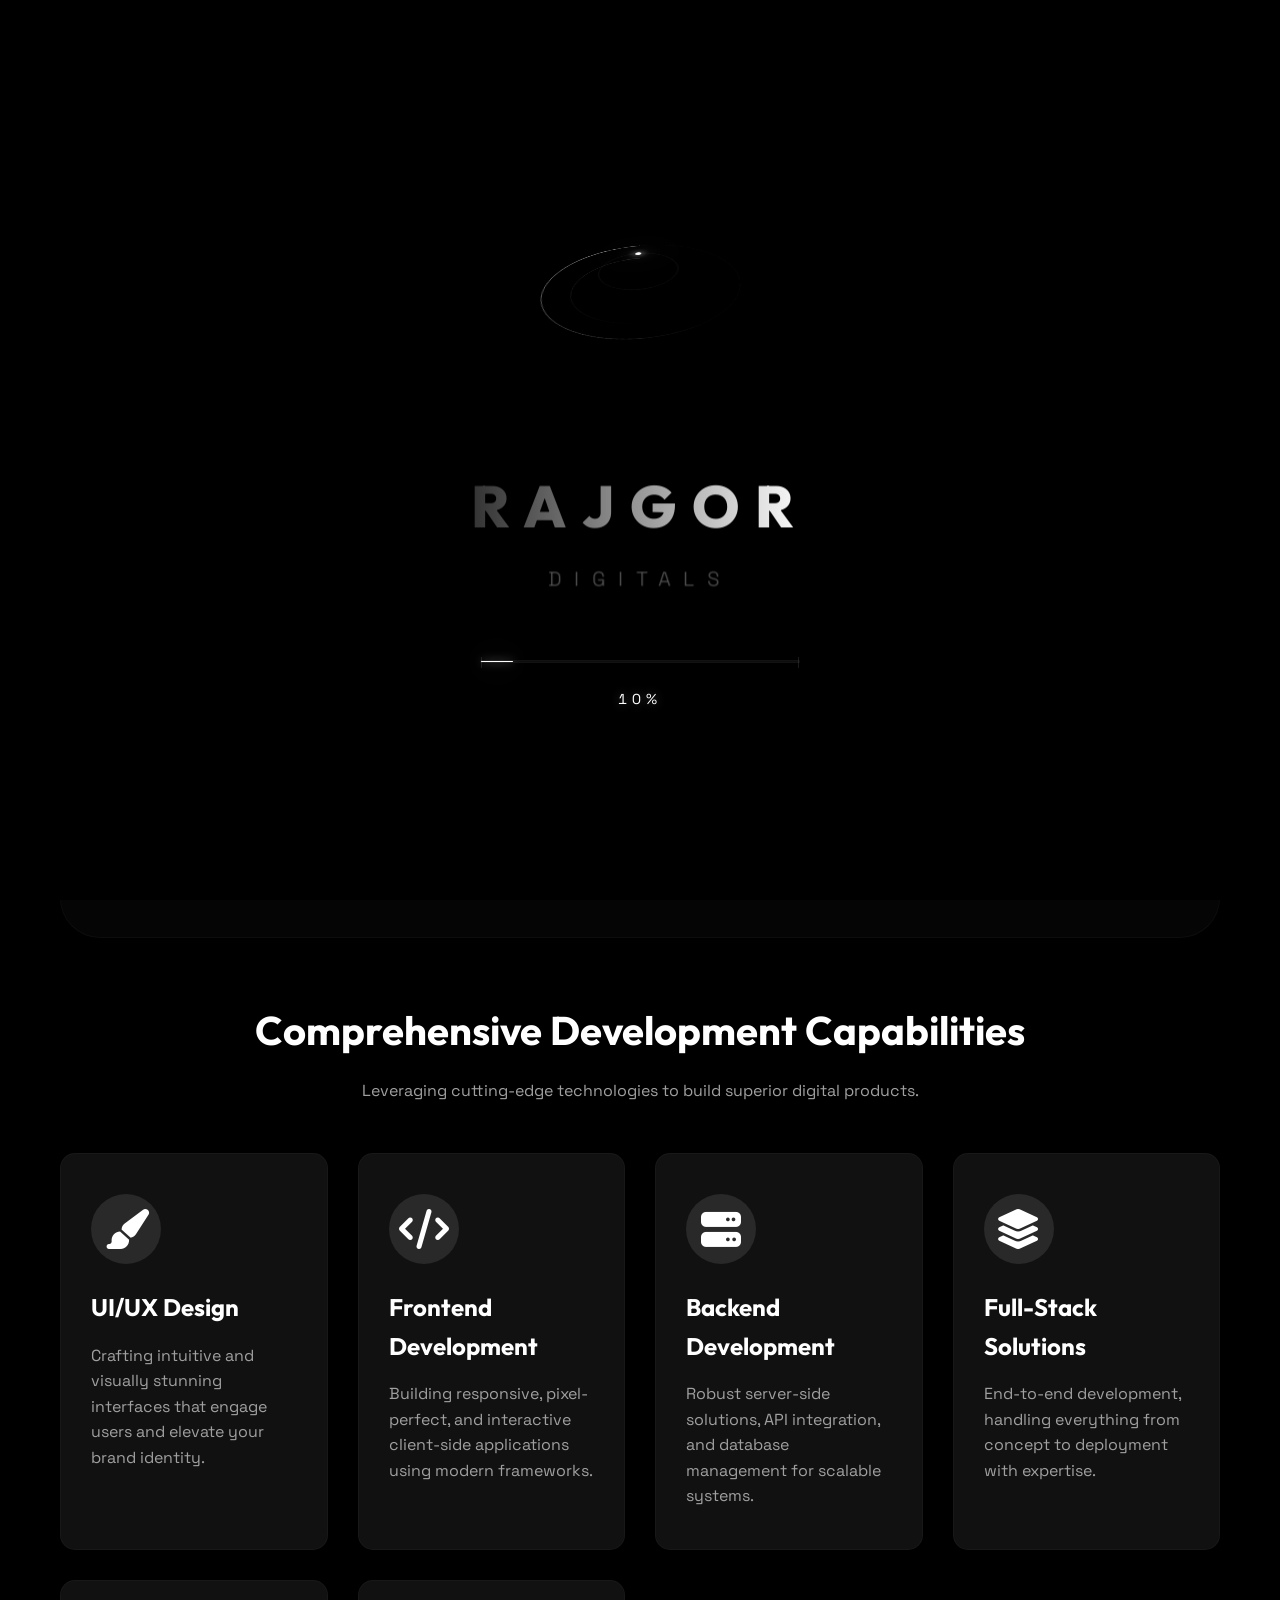
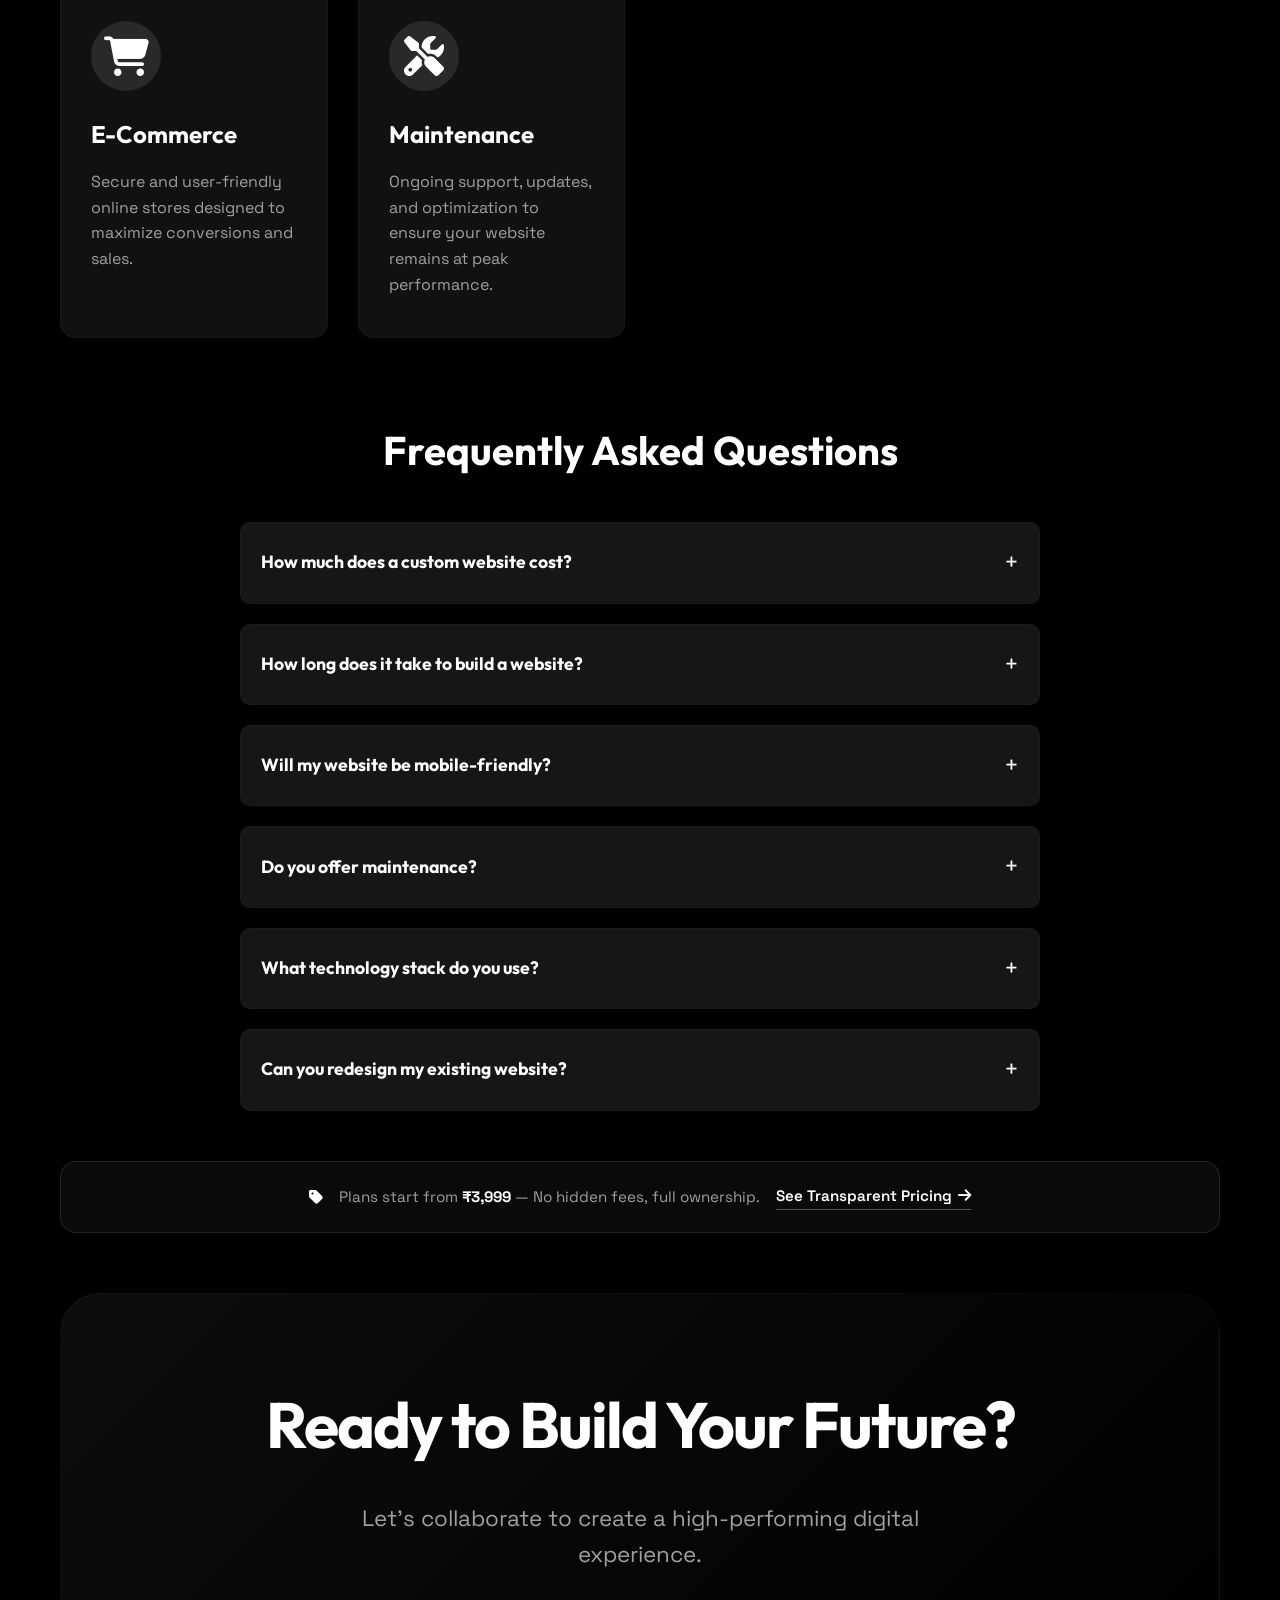
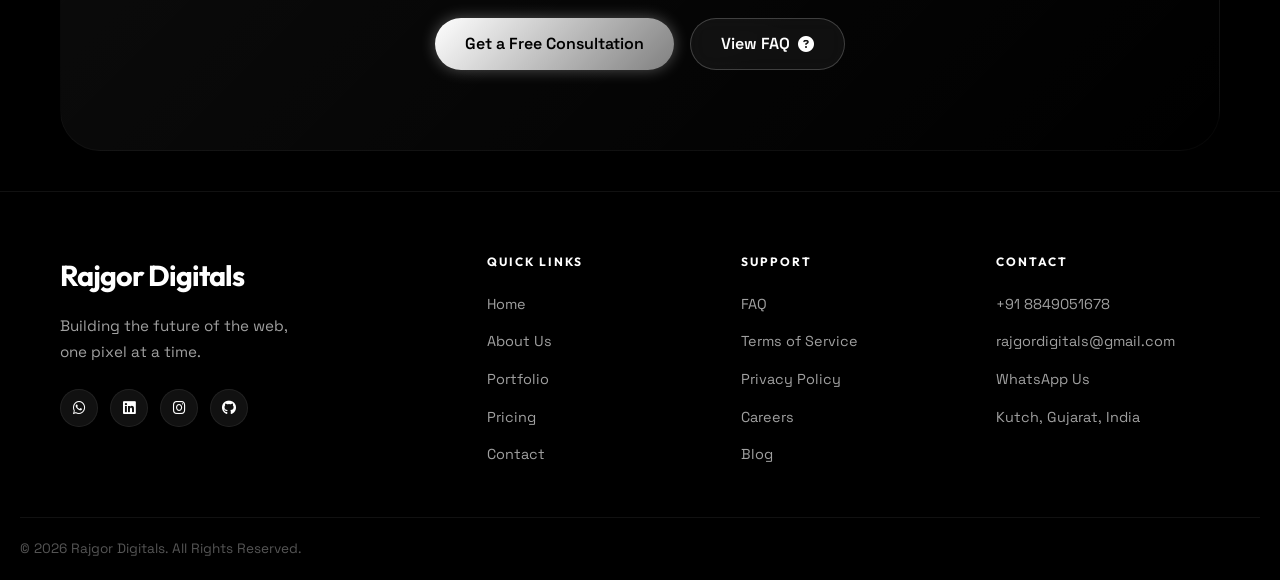
<file: services.html>
<!DOCTYPE html>
<html lang="en">

<head>
    <meta charset="UTF-8">
    <meta name="viewport" content="width=device-width, initial-scale=1.0">
    <link rel="alternate" hreflang="en-IN" href="https://rajgordigitals.in/services.html">
    <link rel="alternate" hreflang="en" href="https://rajgordigitals.in/services.html">
    <meta name="description"
        content="Explore our professional website development services. From UI/UX design to full-stack engineering, our expert web developers build high-performance digital assets.">
    <title>Professional Website Development Services | Custom Web Solutions</title>
    <link rel="icon" type="image/png" sizes="32x32" href="images/logo.png">
    <link rel="shortcut icon" href="images/logo.png">

    <!-- Canonical Tag -->
    <link rel="canonical" href="https://rajgordigitals.in/services.html">

    <!-- Open Graph / Facebook -->
    <meta property="og:type" content="website">
    <meta property="og:url" content="https://rajgordigitals.in/services.html">
    <meta property="og:title" content="Professional Website Development Services | Custom Web Solutions">
    <meta property="og:description"
        content="Explore our professional website development services. From UI/UX design to full-stack engineering, our expert web developers build high-performance digital assets.">
    <meta property="og:image" content="https://rajgordigitals.in/images/logo.webp">

    <!-- Twitter -->
    <meta property="twitter:card" content="summary_large_image">
    <meta property="twitter:url" content="https://rajgordigitals.in/services.html">
    <meta property="twitter:title" content="Professional Website Development Services | Custom Web Solutions">
    <meta property="twitter:description"
        content="Explore our professional website development services. From UI/UX design to full-stack engineering, our expert web developers build high-performance digital assets.">
    <meta property="twitter:image" content="https://rajgordigitals.in/images/logo.webp">

    <!-- Google Fonts -->
    <link rel="preconnect" href="https://fonts.googleapis.com">
    <link rel="preconnect" href="https://fonts.gstatic.com" crossorigin>
    <link
        href="https://fonts.googleapis.com/css2?family=Outfit:wght@300;400;500;600;700;800&family=Space+Grotesk:wght@300;400;500;600;700&display=swap"
        rel="stylesheet">

    <!-- FontAwesome -->
    <link rel="stylesheet" href="libs/font-awesome/css/all.min.css">

    <!-- Stylesheets -->
    <link rel="stylesheet" href="css/base.css">
    <link rel="stylesheet" href="css/services.css">


    <script type="application/ld+json">
    {
  "@context": "https://schema.org",
  "@type": "BreadcrumbList",
  "itemListElement": [
    {
      "@type": "ListItem",
      "position": 1,
      "name": "Home",
      "item": "https://rajgordigitals.in/"
    },
    {
      "@type": "ListItem",
      "position": 2,
      "name": "Services",
      "item": "https://rajgordigitals.in/services.html"
    }
  ]
}
    </script>
    <script type="application/ld+json">
    {
  "@context": "https://schema.org",
  "@type": "Service",
  "serviceType": "Website Development Services",
  "provider": {
    "@type": "Organization",
    "name": "Rajgor Digitals",
    "url": "https://rajgordigitals.in",
    "logo": "https://rajgordigitals.in/images/logo.webp"
  },
  "areaServed": "Worldwide",
  "description": "Professional web development services including UI/UX design, frontend, backend, and e-commerce solutions."
}
    </script>
    <script type="application/ld+json">
    {
  "@context": "https://schema.org",
  "@type": "FAQPage",
  "mainEntity": [
    {
      "@type": "Question",
      "name": "How much does a custom website cost?",
      "acceptedAnswer": {
        "@type": "Answer",
        "text": "The cost varies based on complexity and requirements. We offer competitive pricing for everything from simple sites to enterprise-level applications."
      }
    },
    {
      "@type": "Question",
      "name": "How long does it take to build a website?",
      "acceptedAnswer": {
        "@type": "Answer",
        "text": "A standard project takes between 4 to 12 weeks, depending on the scope and features."
      }
    },
    {
      "@type": "Question",
      "name": "Will my website be mobile-friendly?",
      "acceptedAnswer": {
        "@type": "Answer",
        "text": "Yes, every website we build is fully responsive and optimized for all devices."
      }
    },
    {
      "@type": "Question",
      "name": "Do you offer maintenance?",
      "acceptedAnswer": {
        "@type": "Answer",
        "text": "Absolutely. We provide ongoing support and optimization to keep your site at peak performance."
      }
    },
    {
      "@type": "Question",
      "name": "What technology stack do you use?",
      "acceptedAnswer": {
        "@type": "Answer",
        "text": "We work with modern, industry-standard technologies including HTML5, CSS3, JavaScript, React, Node.js, PHP, and MySQL, selected specifically to match your project requirements."
      }
    },
    {
      "@type": "Question",
      "name": "Can you redesign my existing website?",
      "acceptedAnswer": {
        "@type": "Answer",
        "text": "Yes, we offer complete website redesign services. We analyze your current site to improve performance, user experience, and visual design while preserving your current SEO rankings."
      }
    }
  ]
}
    </script>
</head>

<body>
    <!-- Preloader -->
    <div id="preloader">
        <div class="preloader-content">
            <div class="spinner-container">
                <div class="ring ring-outer"></div>
                <div class="ring ring-middle"></div>
                <div class="ring ring-inner"></div>
            </div>
            <div class="pre-brand">
                <span class="pre-name">Rajgor</span>
                <span class="pre-surname">Digitals</span>
            </div>
            <div class="pre-progress-wrap">
                <div class="pre-bar-bg">
                    <div class="pre-bar-fill" id="preloaderFill"></div>
                </div>
                <div class="pre-percent" id="preloaderPercent">0%</div>
            </div>
        </div>
    </div>

    <!-- Custom Cursor -->
    <div class="cursor-dot" data-cursor-dot></div>
    <div class="cursor-outline" data-cursor-outline></div>

    <!-- Navigation -->
    <nav class="navbar">
        <div class="container nav-container">
            <a href="index.html" class="logo">
                Rajgor <span class="accent">Digitals</span>
            </a>
            <div class="nav-links">
                <a href="about.html" class="nav-link">About</a>
                <a href="services.html" class="nav-link">Services</a>
                <a href="portfolio.html" class="nav-link">Portfolio</a>
                <a href="pricing.html" class="nav-link">Pricing</a>
                <a href="contact.html" class="nav-link contact-btn">Contact Us</a>
            </div>
            <div class="hamburger">
                <div class="line"></div>
                <div class="line"></div>
                <div class="line"></div>
            </div>
        </div>
    </nav>

    <!-- Mobile Menu -->
    <div class="mobile-menu">
        <a href="about.html" class="mobile-link">About</a>
        <a href="services.html" class="mobile-link">Services</a>
        <a href="portfolio.html" class="mobile-link">Portfolio</a>
        <a href="pricing.html" class="mobile-link">Pricing</a>
        <a href="contact.html" class="mobile-link accent-color">Contact Us</a>
    </div>

    <!-- Services Section -->
    <section class="services" id="services">
        <div class="container">
            <div class="section-header reveal-up">
                <h1 class="section-title">Professional Website Development Services for Global Brands</h1>
                <p class="section-subtitle">Engineering high-performance, scalable, and secure custom web solutions for
                    businesses worldwide.</p>
            </div>

            <!-- Problem Section -->
            <div class="problem-section reveal-up">
                <div class="container-small">
                    <h2 class="sub-title">Is Your Website Holding Your Business Back?</h2>
                    <p class="text-center">In today's digital-first world, a slow, outdated, or non-responsive website
                        isn't just a nuisance—it's a liability.</p>
                    <div class="problem-grid">
                        <div class="problem-item">
                            <div class="problem-icon"><i class="fas fa-bolt"></i></div>
                            <h4>Slow Performance</h4>
                            <p>Visitors leave if your site takes more than 3 seconds to load.</p>
                        </div>
                        <div class="problem-item">
                            <div class="problem-icon"><i class="fas fa-mobile-alt"></i></div>
                            <h4>Poor Mobile UX</h4>
                            <p>Non-responsive designs alienate over 60% of web traffic.</p>
                        </div>
                        <div class="problem-item">
                            <div class="problem-icon"><i class="fas fa-chart-line"></i></div>
                            <h4>Low Conversions</h4>
                            <p>A beautiful site is useless if it doesn't turn visitors into customers.</p>
                        </div>
                    </div>
                </div>
            </div>

            <div class="section-header reveal-up" style="text-align: center; margin-top: 60px; margin-bottom: 50px;">
                <h2 class="section-title">Comprehensive Development Capabilities</h2>
                <p class="section-subtitle">Leveraging cutting-edge technologies to build superior digital products.</p>
            </div>

            <div class="services-grid">
                <div class="service-card reveal-up" style="animation-delay: 0.1s;">
                    <div class="service-icon"><i class="fas fa-paint-brush"></i></div>
                    <h3>UI/UX Design</h3>
                    <p>Crafting intuitive and visually stunning interfaces that engage users and elevate your brand
                        identity.</p>
                </div>
                <div class="service-card reveal-up" style="animation-delay: 0.2s;">
                    <div class="service-icon"><i class="fas fa-code"></i></div>
                    <h3>Frontend Development</h3>
                    <p>Building responsive, pixel-perfect, and interactive client-side applications using modern
                        frameworks.</p>
                </div>
                <div class="service-card reveal-up" style="animation-delay: 0.3s;">
                    <div class="service-icon"><i class="fas fa-server"></i></div>
                    <h3>Backend Development</h3>
                    <p>Robust server-side solutions, API integration, and database management for scalable systems.</p>
                </div>
                <div class="service-card reveal-up" style="animation-delay: 0.4s;">
                    <div class="service-icon"><i class="fas fa-layer-group"></i></div>
                    <h3>Full-Stack Solutions</h3>
                    <p>End-to-end development, handling everything from concept to deployment with expertise.</p>
                </div>
                <div class="service-card reveal-up" style="animation-delay: 0.5s;">
                    <div class="service-icon"><i class="fas fa-shopping-cart"></i></div>
                    <h3>E-Commerce</h3>
                    <p>Secure and user-friendly online stores designed to maximize conversions and sales.</p>
                </div>
                <div class="service-card reveal-up" style="animation-delay: 0.6s;">
                    <div class="service-icon"><i class="fas fa-tools"></i></div>
                    <h3>Maintenance</h3>
                    <p>Ongoing support, updates, and optimization to ensure your website remains at peak performance.
                    </p>
                </div>
            </div>


            <!-- FAQ Section -->
            <div class="faq reveal-up" id="faq" style="margin-top: 80px;">
                <h2 class="section-title">Frequently Asked Questions</h2>
                <div class="faq-grid">
                    <div class="faq-item">
                        <div class="faq-question">
                            <h3>How much does a custom website cost?</h3>
                        </div>
                        <div class="faq-answer">
                            <p>The cost varies based on complexity and requirements. We offer competitive pricing for
                                everything from simple sites to enterprise-level applications.</p>
                        </div>
                    </div>
                    <div class="faq-item">
                        <div class="faq-question">
                            <h3>How long does it take to build a website?</h3>
                        </div>
                        <div class="faq-answer">
                            <p>A standard project takes between 4 to 12 weeks, depending on the scope and features.</p>
                        </div>
                    </div>
                    <div class="faq-item">
                        <div class="faq-question">
                            <h3>Will my website be mobile-friendly?</h3>
                        </div>
                        <div class="faq-answer">
                            <p>Yes, every website we build is fully responsive and optimized for all devices.</p>
                        </div>
                    </div>
                    <div class="faq-item">
                        <div class="faq-question">
                            <h3>Do you offer maintenance?</h3>
                        </div>
                        <div class="faq-answer">
                            <p>Absolutely. We provide ongoing support and optimization to keep your site at peak
                                performance.</p>
                        </div>
                    </div>
                    <div class="faq-item">
                        <div class="faq-question">
                            <h3>What technology stack do you use?</h3>
                        </div>
                        <div class="faq-answer">
                            <p>We work with modern, industry-standard technologies including HTML5, CSS3, JavaScript,
                                React, Node.js, PHP, and MySQL, selected specifically to match your project
                                requirements.</p>
                        </div>
                    </div>
                    <div class="faq-item">
                        <div class="faq-question">
                            <h3>Can you redesign my existing website?</h3>
                        </div>
                        <div class="faq-answer">
                            <p>Yes, we offer complete website redesign services. We analyze your current site to improve
                                performance, user experience, and visual design while preserving your current SEO
                                rankings.</p>
                        </div>
                    </div>
                </div>
            </div>

            <!-- Pricing Teaser -->
            <div class="pricing-teaser reveal-up">
                <i class="fas fa-tag"></i>
                <span>Plans start from <strong>₹3,999</strong> — No hidden fees, full ownership.</span>
                <a href="pricing.html" class="pricing-teaser-link">See Transparent Pricing <i
                        class="fas fa-arrow-right"></i></a>
            </div>

            <!-- Final CTA -->
            <div class="final-cta reveal-up">
                <h2>Ready to Build Your Future?</h2>
                <p>Let's collaborate to create a high-performing digital experience.</p>
                <div style="display:flex;gap:16px;justify-content:center;flex-wrap:wrap;">
                    <a href="contact.html" class="btn btn-primary">Get a Free Consultation</a>
                    <a href="faq.html" class="btn btn-secondary">View FAQ <i class="fas fa-question-circle"></i></a>
                </div>
            </div>
        </div>
    </section>

    <!-- Footer -->
    <footer>
        <div class="container footer-top">
            <div class="footer-brand">
                <a href="index.html" class="logo">Rajgor <span class="accent">Digitals</span></a>
                <p>Building the future of the web,<br>one pixel at a time.</p>
                <div class="footer-social">
                    <a href="https://wa.me/918849051678?text=Hello%20Rajgor%20Digitals,%20I%20am%20interested%20in%20your%20web%20development%20services."
                        target="_blank" rel="noopener noreferrer"><i class="fab fa-whatsapp"></i></a>
                    <a href="https://www.linkedin.com/in/rajgordigitals" target="_blank" rel="noopener noreferrer"><i
                            class="fab fa-linkedin"></i></a>
                    <a href="https://www.instagram.com/rajgordigitals/" target="_blank" rel="noopener noreferrer"><i
                            class="fab fa-instagram"></i></a>
                    <a href="https://github.com/Rajgor-Digitals" target="_blank" rel="noopener noreferrer"><i
                            class="fab fa-github"></i></a>
                </div>
            </div>
            <div class="footer-links">
                <div class="footer-col">
                    <h4>Quick Links</h4>
                    <ul>
                        <li><a href="index.html">Home</a></li>
                        <li><a href="about.html">About Us</a></li>
                        <li><a href="portfolio.html">Portfolio</a></li>
                        <li><a href="pricing.html">Pricing</a></li>
                        <li><a href="contact.html">Contact</a></li>
                    </ul>
                </div>
                <div class="footer-col">
                    <h4>Support</h4>
                    <ul>
                        <li><a href="faq.html">FAQ</a></li>
                        <li><a href="terms.html">Terms of Service</a></li>
                        <li><a href="privacy.html">Privacy Policy</a></li>
                        <li><a href="careers.html">Careers</a></li>
                        <li><a href="blog.html">Blog</a></li>
                    </ul>
                </div>
                <div class="footer-col">
                    <h4>Contact</h4>
                    <ul>
                        <li><a href="tel:+918849051678">+91 8849051678</a></li>
                        <li><a href="mailto:rajgordigitals@gmail.com">rajgordigitals@gmail.com</a></li>
                        <li><a href="https://wa.me/918849051678" target="_blank" rel="noopener noreferrer">WhatsApp
                                Us</a></li>
                        <li><span>Kutch, Gujarat, India</span></li>
                    </ul>
                </div>
            </div>
        </div>
        <div class="footer-bottom">
            <p>&copy; 2026 Rajgor Digitals. All Rights Reserved.</p>
        </div>
    </footer>

    <script src="script.js" defer></script>
</body>

</html>
</file>
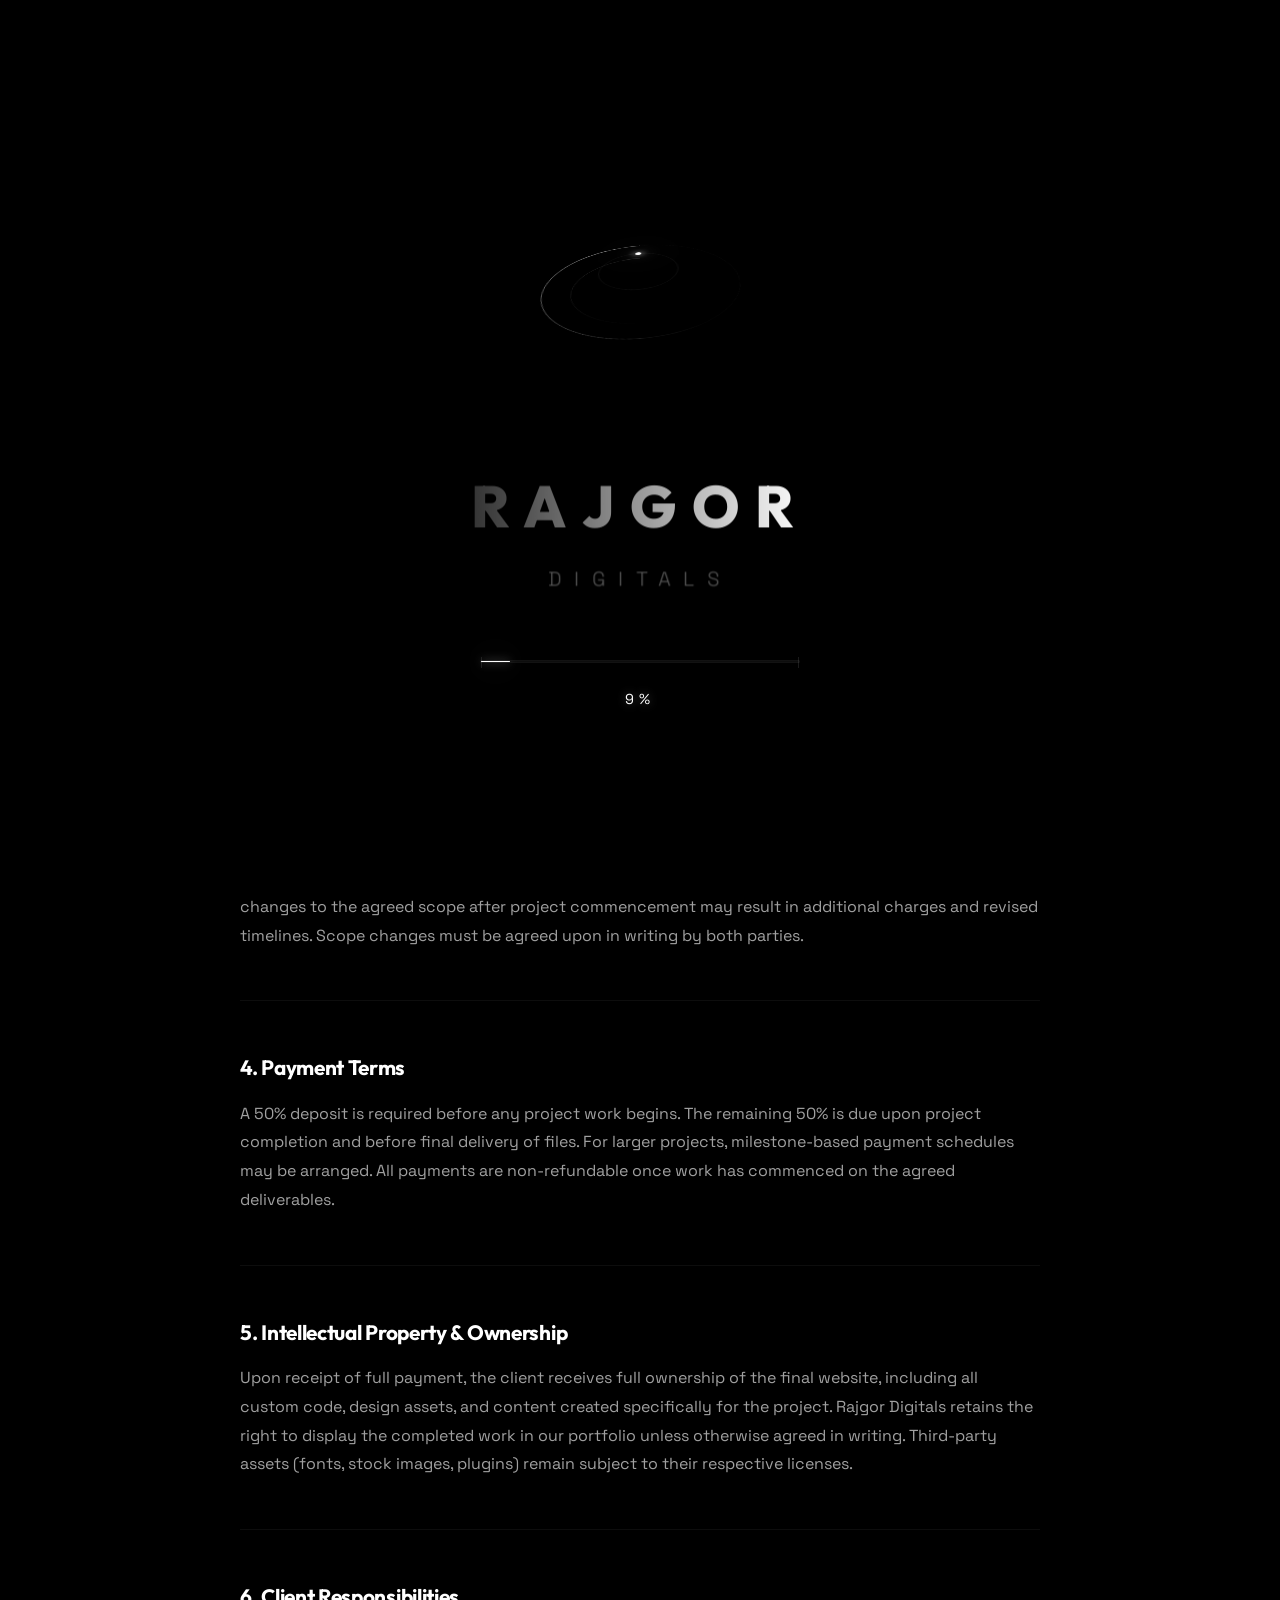
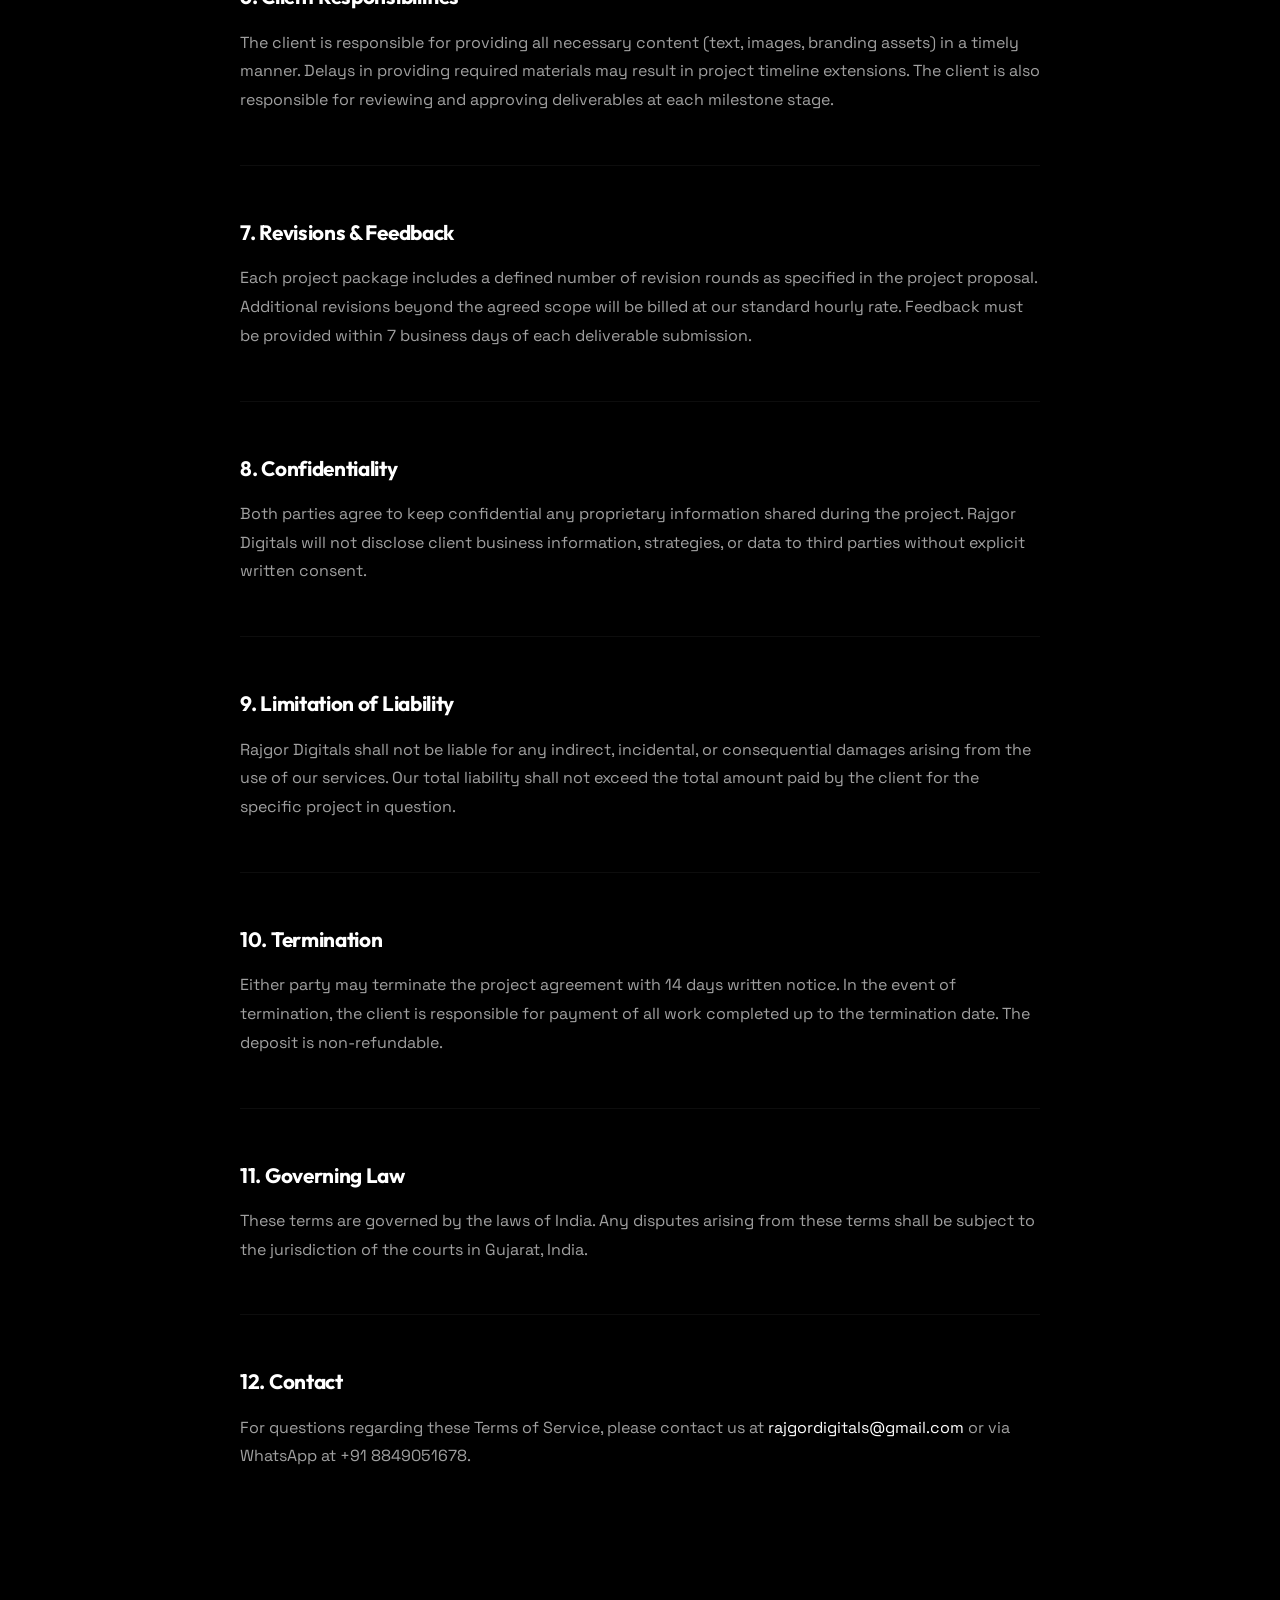
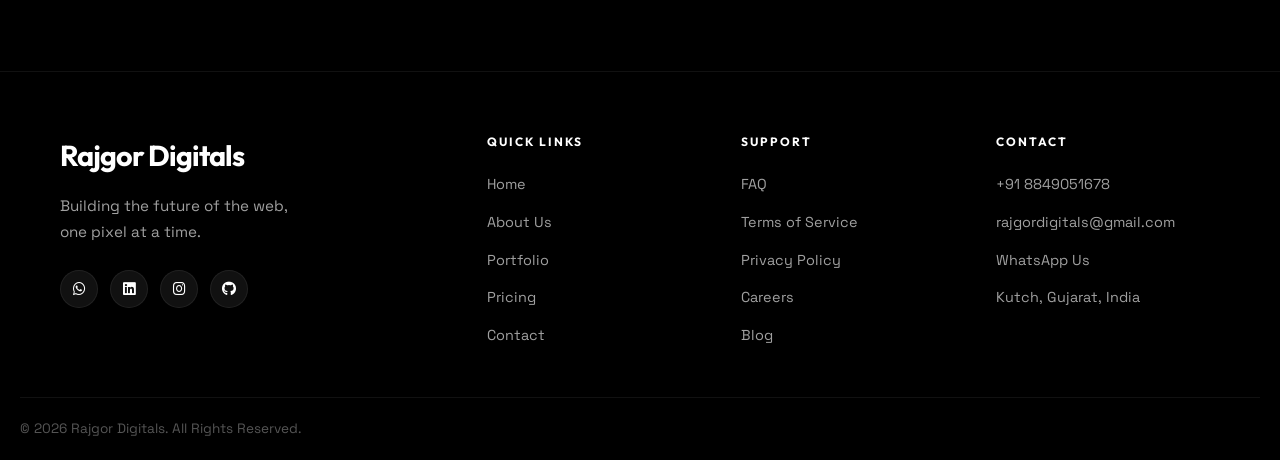
<file: terms.html>
<!DOCTYPE html>
<html lang="en">

<head>
    <meta charset="UTF-8">
    <meta name="viewport" content="width=device-width, initial-scale=1.0">
    <meta name="description"
        content="Read the terms of service of Rajgor Digitals covering client deliverables, milestone boundaries, support windows, and source code ownership.">
    <title>Terms of Service | Rajgor Digitals</title>
    <link rel="icon" type="image/png" sizes="32x32" href="images/logo.png">
    <link rel="shortcut icon" href="images/logo.png">

    <!-- Canonical Tag -->
    <link rel="canonical" href="https://rajgordigitals.in/terms.html">

    <!-- Open Graph / Facebook -->
    <meta property="og:type" content="website">
    <meta property="og:url" content="https://rajgordigitals.in/terms.html">
    <meta property="og:title" content="Terms of Service | Rajgor Digitals">
    <meta property="og:description"
        content="Read the terms of service of Rajgor Digitals covering client deliverables, milestone boundaries, support windows, and source code ownership.">
    <meta property="og:image" content="https://rajgordigitals.in/images/logo.webp">

    <!-- Twitter -->
    <meta property="twitter:card" content="summary_large_image">
    <meta property="twitter:url" content="https://rajgordigitals.in/terms.html">
    <meta property="twitter:title" content="Terms of Service | Rajgor Digitals">
    <meta property="twitter:description"
        content="Read the terms of service of Rajgor Digitals covering client deliverables, milestone boundaries, support windows, and source code ownership.">
    <meta property="twitter:image" content="https://rajgordigitals.in/images/logo.webp">

    <!-- Google Fonts -->
    <link rel="preconnect" href="https://fonts.googleapis.com">
    <link rel="preconnect" href="https://fonts.gstatic.com" crossorigin>
    <link
        href="https://fonts.googleapis.com/css2?family=Outfit:wght@300;400;500;600;700;800&family=Space+Grotesk:wght@300;400;500;600;700&display=swap"
        rel="stylesheet">

    <!-- FontAwesome -->
    <link rel="stylesheet" href="libs/font-awesome/css/all.min.css">

    <!-- Custom CSS -->
    <link rel="stylesheet" href="css/base.css">
    <link rel="stylesheet" href="css/legal.css">

    <script type="application/ld+json">
    {
  "@context": "https://schema.org",
  "@type": "BreadcrumbList",
  "itemListElement": [
    {
      "@type": "ListItem",
      "position": 1,
      "name": "Home",
      "item": "https://rajgordigitals.in/"
    },
    {
      "@type": "ListItem",
      "position": 2,
      "name": "Terms of Service",
      "item": "https://rajgordigitals.in/terms.html"
    }
  ]
}
    </script>
</head>

<body>
    <div id="preloader">
        <div class="preloader-content">
            <div class="spinner-container">
                <div class="ring ring-outer"></div>
                <div class="ring ring-middle"></div>
                <div class="ring ring-inner"></div>
            </div>
            <div class="pre-brand">
                <span class="pre-name">Rajgor</span>
                <span class="pre-surname">Digitals</span>
            </div>
            <div class="pre-progress-wrap">
                <div class="pre-bar-bg">
                    <div class="pre-bar-fill" id="preloaderFill"></div>
                </div>
                <div class="pre-percent" id="preloaderPercent">0%</div>
            </div>
        </div>
    </div>

    <div class="cursor-dot" data-cursor-dot></div>
    <div class="cursor-outline" data-cursor-outline></div>

    <nav class="navbar">
        <div class="container nav-container">
            <a href="index.html" class="logo">Rajgor <span class="accent">Digitals</span></a>
            <div class="nav-links">
                <a href="about.html" class="nav-link">About</a>
                <a href="services.html" class="nav-link">Services</a>
                <a href="portfolio.html" class="nav-link">Portfolio</a>
                <a href="pricing.html" class="nav-link">Pricing</a>
                <a href="contact.html" class="nav-link contact-btn">Contact Us</a>
            </div>
            <div class="hamburger">
                <div class="line"></div>
                <div class="line"></div>
                <div class="line"></div>
            </div>
        </div>
    </nav>

    <div class="mobile-menu">
        <a href="about.html" class="mobile-link">About</a>
        <a href="services.html" class="mobile-link">Services</a>
        <a href="portfolio.html" class="mobile-link">Portfolio</a>
        <a href="pricing.html" class="mobile-link">Pricing</a>
        <a href="contact.html" class="mobile-link accent-color">Contact Us</a>
    </div>

    <section class="legal-page" style="padding: 150px 0 100px; background: #000;">
        <div class="container">
            <div class="legal-header reveal-up">
                <h1 class="section-title">Terms of Service</h1>
                <p class="section-subtitle">Last updated: April 28, 2026</p>
            </div>

            <div class="legal-content reveal-up">
                <div class="legal-block">
                    <h2>1. Agreement to Terms</h2>
                    <p>By engaging Rajgor Digitals for any web development service, you agree to be bound by these Terms
                        of Service. These terms apply to all clients, visitors, and users who access or use our
                        services. If you disagree with any part of these terms, you may not engage our services.</p>
                </div>

                <div class="legal-block">
                    <h2>2. Services Provided</h2>
                    <p>Rajgor Digitals provides custom website design and development, UI/UX design, frontend and
                        backend development, e-commerce solutions, mobile application development, and ongoing website
                        maintenance. The specific scope of services for each project is defined in a separate project
                        agreement or proposal.</p>
                </div>

                <div class="legal-block">
                    <h2>3. Project Agreements & Scope</h2>
                    <p>All projects begin with a written proposal outlining the scope, deliverables, timeline, and cost.
                        Any changes to the agreed scope after project commencement may result in additional charges and
                        revised timelines. Scope changes must be agreed upon in writing by both parties.</p>
                </div>

                <div class="legal-block">
                    <h2>4. Payment Terms</h2>
                    <p>A 50% deposit is required before any project work begins. The remaining 50% is due upon project
                        completion and before final delivery of files. For larger projects, milestone-based payment
                        schedules may be arranged. All payments are non-refundable once work has commenced on the agreed
                        deliverables.</p>
                </div>

                <div class="legal-block">
                    <h2>5. Intellectual Property & Ownership</h2>
                    <p>Upon receipt of full payment, the client receives full ownership of the final website, including
                        all custom code, design assets, and content created specifically for the project. Rajgor
                        Digitals retains the right to display the completed work in our portfolio unless otherwise
                        agreed in writing. Third-party assets (fonts, stock images, plugins) remain subject to their
                        respective licenses.</p>
                </div>

                <div class="legal-block">
                    <h2>6. Client Responsibilities</h2>
                    <p>The client is responsible for providing all necessary content (text, images, branding assets) in
                        a timely manner. Delays in providing required materials may result in project timeline
                        extensions. The client is also responsible for reviewing and approving deliverables at each
                        milestone stage.</p>
                </div>

                <div class="legal-block">
                    <h2>7. Revisions & Feedback</h2>
                    <p>Each project package includes a defined number of revision rounds as specified in the project
                        proposal. Additional revisions beyond the agreed scope will be billed at our standard hourly
                        rate. Feedback must be provided within 7 business days of each deliverable submission.</p>
                </div>

                <div class="legal-block">
                    <h2>8. Confidentiality</h2>
                    <p>Both parties agree to keep confidential any proprietary information shared during the project.
                        Rajgor Digitals will not disclose client business information, strategies, or data to third
                        parties without explicit written consent.</p>
                </div>

                <div class="legal-block">
                    <h2>9. Limitation of Liability</h2>
                    <p>Rajgor Digitals shall not be liable for any indirect, incidental, or consequential damages
                        arising from the use of our services. Our total liability shall not exceed the total amount paid
                        by the client for the specific project in question.</p>
                </div>

                <div class="legal-block">
                    <h2>10. Termination</h2>
                    <p>Either party may terminate the project agreement with 14 days written notice. In the event of
                        termination, the client is responsible for payment of all work completed up to the termination
                        date. The deposit is non-refundable.</p>
                </div>

                <div class="legal-block">
                    <h2>11. Governing Law</h2>
                    <p>These terms are governed by the laws of India. Any disputes arising from these terms shall be
                        subject to the jurisdiction of the courts in Gujarat, India.</p>
                </div>

                <div class="legal-block">
                    <h2>12. Contact</h2>
                    <p>For questions regarding these Terms of Service, please contact us at <a
                            href="mailto:rajgordigitals@gmail.com">rajgordigitals@gmail.com</a> or via WhatsApp at +91
                        8849051678.</p>
                </div>
            </div>
        </div>
    </section>

    <footer>
        <div class="container footer-top">
            <div class="footer-brand">
                <a href="index.html" class="logo">Rajgor <span class="accent">Digitals</span></a>
                <p>Building the future of the web,<br>one pixel at a time.</p>
                <div class="footer-social">
                    <a href="https://wa.me/918849051678?text=Hello%20Rajgor%20Digitals,%20I%20am%20interested%20in%20your%20web%20development%20services."
                        target="_blank" rel="noopener noreferrer"><i class="fab fa-whatsapp"></i></a>
                    <a href="https://www.linkedin.com/in/rajgordigitals" target="_blank" rel="noopener noreferrer"><i
                            class="fab fa-linkedin"></i></a>
                    <a href="https://www.instagram.com/rajgordigitals/" target="_blank" rel="noopener noreferrer"><i
                            class="fab fa-instagram"></i></a>
                    <a href="https://github.com/Rajgor-Digitals" target="_blank" rel="noopener noreferrer"><i
                            class="fab fa-github"></i></a>
                </div>
            </div>
            <div class="footer-links">
                <div class="footer-col">
                    <h4>Quick Links</h4>
                    <ul>
                        <li><a href="index.html">Home</a></li>
                        <li><a href="about.html">About Us</a></li>
                        <li><a href="portfolio.html">Portfolio</a></li>
                        <li><a href="pricing.html">Pricing</a></li>
                        <li><a href="contact.html">Contact</a></li>
                    </ul>
                </div>
                <div class="footer-col">
                    <h4>Support</h4>
                    <ul>
                        <li><a href="faq.html">FAQ</a></li>
                        <li><a href="terms.html">Terms of Service</a></li>
                        <li><a href="privacy.html">Privacy Policy</a></li>
                        <li><a href="careers.html">Careers</a></li>
                        <li><a href="blog.html">Blog</a></li>
                    </ul>
                </div>
                <div class="footer-col">
                    <h4>Contact</h4>
                    <ul>
                        <li><a href="tel:+918849051678">+91 8849051678</a></li>
                        <li><a href="mailto:rajgordigitals@gmail.com">rajgordigitals@gmail.com</a></li>
                        <li><a href="https://wa.me/918849051678" target="_blank" rel="noopener noreferrer">WhatsApp
                                Us</a></li>
                        <li><span>Kutch, Gujarat, India</span></li>
                    </ul>
                </div>
            </div>
        </div>
        <div class="footer-bottom">
            <p>&copy; 2026 Rajgor Digitals. All Rights Reserved.</p>
        </div>
    </footer>

    <script src="script.js" defer></script>
</body>

</html>
</file>
<file: css/base.css>
/* ============================================
   BASE.CSS — Global styles for all pages
   Rajgor Digitals
   ============================================ */

/* ---------- CSS Variables ---------- */
:root {
    --bg-color: #000000;
    --card-bg: #111111;
    --text-color: #ffffff;
    --text-muted: #a0a0a0;
    --primary-color: #ffffff;
    --secondary-color: #808080;
    --gradient-main: linear-gradient(135deg, var(--primary-color), var(--secondary-color));
    --font-heading: 'Outfit', sans-serif;
    --font-body: 'Space Grotesk', sans-serif;
    --transition-fast: 0.3s ease;
}

/* ---------- Preloader ---------- */
#preloader {
    position: fixed;
    inset: 0;
    background: #000000;
    z-index: 99999;
    display: flex;
    align-items: center;
    justify-content: center;
    overflow: hidden;
    perspective: 1200px;
}

#preloader.loaded {
    animation: preExit 1.4s cubic-bezier(0.76, 0, 0.24, 1) forwards;
}

@keyframes preExit {
    0% {
        transform: scale(1);
        filter: blur(0);
        opacity: 1;
    }

    100% {
        transform: scale(1.2);
        filter: blur(40px);
        opacity: 0;
        pointer-events: none;
    }
}

.preloader-content {
    display: flex;
    flex-direction: column;
    align-items: center;
    gap: 70px;
    position: relative;
    transform-style: preserve-3d;
}

.spinner-container {
    position: relative;
    width: 200px;
    height: 200px;
    display: flex;
    align-items: center;
    justify-content: center;
    transform: rotateX(55deg) rotateY(-5deg);
    transform-style: preserve-3d;
}

.ring {
    position: absolute;
    border-radius: 50%;
    will-change: transform;
    transform-style: preserve-3d;
}

.ring-outer {
    width: 200px;
    height: 200px;
    background: conic-gradient(from 0deg, transparent 40%, #ffffff);
    -webkit-mask: radial-gradient(farthest-side, transparent calc(100% - 1.5px), #000 100%);
    mask: radial-gradient(farthest-side, transparent calc(100% - 1.5px), #000 100%);
    animation: spin3D 3s cubic-bezier(0.68, -0.6, 0.32, 1.6) infinite;
    box-shadow: 0 0 20px rgba(255, 255, 255, 0.2);
}

.ring-middle {
    width: 140px;
    height: 140px;
    background: conic-gradient(from 0deg, transparent 50%, rgba(255, 255, 255, 0.4));
    -webkit-mask: radial-gradient(farthest-side, transparent calc(100% - 1px), #000 100%);
    mask: radial-gradient(farthest-side, transparent calc(100% - 1px), #000 100%);
    animation: spin3D 2.2s cubic-bezier(0.5, 0, 0.5, 1) infinite reverse;
    opacity: 0.7;
}

.ring-inner {
    width: 80px;
    height: 80px;
    border: 1px solid rgba(255, 255, 255, 0.05);
    transform: translateZ(20px);
}

.ring-inner::after {
    content: '';
    width: 6px;
    height: 6px;
    background: #fff;
    border-radius: 50%;
    box-shadow: 0 0 10px #fff, 0 0 25px #fff, 0 0 50px rgba(255, 255, 255, 0.5);
    position: absolute;
    top: -3px;
    left: calc(50% - 3px);
    animation: spin3D 1.2s cubic-bezier(0.4, 0, 0.2, 1) infinite;
    transform-origin: center 43px;
}

@keyframes spin3D {
    from {
        transform: rotateZ(0deg);
    }

    to {
        transform: rotateZ(360deg);
    }
}

.pre-brand {
    text-align: center;
    transform: translateZ(50px);
}

.pre-name {
    font-family: 'Outfit', sans-serif;
    font-size: 3.5rem;
    font-weight: 800;
    letter-spacing: 15px;
    color: #fff;
    text-transform: uppercase;
    display: block;
    margin-bottom: 10px;
    background: linear-gradient(90deg, #333, #fff, #333);
    background-size: 200% auto;
    -webkit-background-clip: text;
    -webkit-text-fill-color: transparent;
    animation: textShimmer 4s linear infinite, fadeInUp 1.2s cubic-bezier(0.16, 1, 0.3, 1) forwards 0.4s;
    opacity: 0;
}

.pre-surname {
    font-family: 'Space Grotesk', sans-serif;
    font-size: 1.2rem;
    font-weight: 300;
    color: rgba(255, 255, 255, 0.35);
    letter-spacing: 12px;
    text-transform: uppercase;
    opacity: 0;
    animation: fadeIn 1.5s ease forwards 1s;
}

@keyframes textShimmer {
    0% {
        background-position: -200% center;
    }

    100% {
        background-position: 200% center;
    }
}

.pre-progress-wrap {
    width: 320px;
    display: flex;
    flex-direction: column;
    align-items: center;
    gap: 25px;
    opacity: 0;
    animation: fadeIn 1.2s ease forwards 1.4s;
}

.pre-bar-bg {
    width: 100%;
    height: 3px;
    background: rgba(255, 255, 255, 0.05);
    position: relative;
    border-radius: 4px;
    border: 1px solid rgba(255, 255, 255, 0.02);
}

.pre-bar-bg::before,
.pre-bar-bg::after {
    content: '';
    position: absolute;
    top: -4px;
    width: 1px;
    height: 11px;
    background: rgba(255, 255, 255, 0.1);
}

.pre-bar-bg::before {
    left: 0;
}

.pre-bar-bg::after {
    right: 0;
}

.pre-bar-fill {
    position: absolute;
    top: 0;
    left: 0;
    height: 100%;
    width: 0%;
    background: #fff;
    box-shadow: 0 0 10px rgba(255, 255, 255, 0.8), 0 0 30px rgba(255, 255, 255, 0.4);
    transition: width 0.8s cubic-bezier(0.25, 1, 0.5, 1);
    border-radius: 4px;
    overflow: hidden;
}

.pre-bar-fill::after {
    content: '';
    position: absolute;
    inset: 0;
    background: linear-gradient(90deg, transparent 0%, rgba(255, 255, 255, 0.4) 50%, transparent 100%);
    width: 40px;
    animation: barShimmer 1.5s infinite;
}

@keyframes barShimmer {
    0% {
        transform: translateX(-100%);
    }

    100% {
        transform: translateX(400%);
    }
}

.pre-percent {
    font-family: 'Space Grotesk', sans-serif;
    font-size: 0.9rem;
    font-weight: 400;
    color: #fff;
    letter-spacing: 5px;
    text-shadow: 0 0 10px rgba(255, 255, 255, 0.3);
    font-variant-numeric: tabular-nums;
}

@media (max-width: 768px) {
    .spinner-container {
        width: 140px;
        height: 140px;
    }

    .ring-outer {
        width: 140px;
        height: 140px;
    }

    .ring-middle {
        width: 100px;
        height: 100px;
    }

    .ring-inner {
        width: 60px;
        height: 60px;
    }

    .ring-inner::after {
        transform-origin: center 33px;
    }

    .pre-name {
        font-size: 2.4rem;
        letter-spacing: 10px;
    }

    .pre-surname {
        font-size: 0.9rem;
        letter-spacing: 8px;
    }

    .pre-progress-wrap {
        width: 220px;
    }
}

/* ---------- Global Reset ---------- */
* {
    margin: 0;
    padding: 0;
    box-sizing: border-box;
}

html {
    overflow-x: hidden;
    scroll-behavior: smooth;
}

body {
    background-color: var(--bg-color);
    color: var(--text-color);
    font-family: var(--font-body);
    font-size: 16px;
    line-height: 1.6;
    overflow-x: hidden;
    width: 100%;
    margin: 0;
    padding: 0;
}

h1,
h2,
h3,
h4,
h5,
h6 {
    font-family: var(--font-heading);
    color: #fff;
    font-weight: 700;
}

a {
    text-decoration: none;
    color: inherit;
    transition: var(--transition-fast);
}

ul {
    list-style: none;
}

.container {
    max-width: 1200px;
    margin: 0 auto;
    padding: 0 20px;
}

/* ---------- Custom Cursor ---------- */
.cursor-dot,
.cursor-outline {
    position: fixed;
    top: 0;
    left: 0;
    transform: translate(-50%, -50%);
    border-radius: 50%;
    z-index: 9999;
    pointer-events: none;
}

.cursor-dot {
    width: 5px;
    height: 5px;
    background-color: var(--primary-color);
}

.cursor-outline {
    width: 30px;
    height: 30px;
    border: 1px solid var(--primary-color);
    transition: width 0.2s, height 0.2s, background-color 0.2s;
}

/* ---------- Utility Classes ---------- */
.accent {
    color: var(--primary-color);
}

.gradient-text {
    background: var(--gradient-main);
    -webkit-background-clip: text;
    background-clip: text;
    -webkit-text-fill-color: transparent;
    display: inline-block;
}

.section-title {
    font-size: 2.5rem;
    margin-bottom: 1rem;
    text-align: center;
    word-wrap: break-word;
    overflow-wrap: break-word;
}

.section-subtitle {
    text-align: center;
    color: var(--text-muted);
    margin-bottom: 2rem;
}

/* ---------- Buttons ---------- */
.btn {
    display: inline-flex;
    align-items: center;
    gap: 0.5rem;
    padding: 12px 30px;
    border-radius: 50px;
    font-weight: 600;
    font-size: 1rem;
    cursor: pointer;
    border: none;
    transition: transform 0.3s ease, box-shadow 0.3s ease;
}

.btn-primary {
    background: var(--gradient-main);
    color: #000;
    box-shadow: 0 0 15px rgba(255, 255, 255, 0.3);
}

.btn-primary:hover {
    transform: translateY(-2px);
    box-shadow: 0 0 25px rgba(255, 255, 255, 0.5);
    color: #000;
}

.btn-secondary {
    background: rgba(255, 255, 255, 0.05);
    color: #fff;
    backdrop-filter: blur(10px);
    border: 1px solid rgba(255, 255, 255, 0.2);
}

.btn-secondary:hover {
    background: rgba(255, 255, 255, 0.15);
    border-color: rgba(255, 255, 255, 0.4);
    transform: translateY(-2px);
}

.btn-block {
    width: 100%;
    justify-content: center;
}

/* ---------- Navbar ---------- */
.navbar {
    position: fixed;
    top: 0;
    width: 100%;
    padding: 20px 0;
    z-index: 1000;
    transition: background 0.3s ease, padding 0.3s ease;
    backdrop-filter: blur(10px);
    background: rgba(5, 5, 5, 0.7);
}

.navbar.scrolled {
    padding: 15px 0;
    background: rgba(5, 5, 5, 0.9);
    border-bottom: 1px solid rgba(255, 255, 255, 0.05);
}

.nav-container {
    display: flex;
    justify-content: space-between;
    align-items: center;
}

.logo {
    font-size: 1.8rem;
    font-weight: 700;
    font-family: var(--font-heading);
    letter-spacing: -1px;
}

.nav-links {
    display: flex;
    gap: 30px;
    align-items: center;
}

.nav-link {
    font-size: 0.95rem;
    font-weight: 500;
    position: relative;
}

.nav-link::after {
    content: '';
    position: absolute;
    width: 0;
    height: 2px;
    bottom: -5px;
    left: 0;
    background: var(--primary-color);
    transition: width 0.3s ease;
}

.nav-link:hover::after {
    width: 100%;
}

.nav-link.contact-btn {
    padding: 8px 20px;
    border: 1px solid var(--primary-color);
    border-radius: 20px;
    color: var(--primary-color);
}

.nav-link.contact-btn:hover {
    background: var(--primary-color);
    color: #000;
}

.nav-link.contact-btn::after {
    display: none;
}

/* ---------- Hamburger ---------- */
.hamburger {
    display: none;
    cursor: pointer;
    flex-direction: column;
    gap: 5px;
    z-index: 1001;
}

.line {
    width: 25px;
    height: 2px;
    background-color: #fff;
    transition: 0.3s;
}

.hamburger.active .line:nth-child(1) {
    transform: translateY(7px) rotate(45deg);
}

.hamburger.active .line:nth-child(2) {
    opacity: 0;
}

.hamburger.active .line:nth-child(3) {
    transform: translateY(-7px) rotate(-45deg);
}

/* ---------- Mobile Menu ---------- */
.mobile-menu {
    position: fixed;
    top: 0;
    left: 0;
    width: 100%;
    height: 100vh;
    max-height: 0;
    overflow: hidden;
    background: rgba(5, 5, 5, 0.98);
    backdrop-filter: blur(20px);
    -webkit-backdrop-filter: blur(20px);
    z-index: 999;
    display: flex;
    flex-direction: column;
    align-items: center;
    justify-content: center;
    gap: 10px;
    transition: all 0.5s cubic-bezier(0.4, 0, 0.2, 1);
    padding: 0 20px;
    opacity: 0;
}

.mobile-menu.active {
    max-height: 100vh;
    padding: 40px 20px;
    opacity: 1;
}

.mobile-link {
    font-size: 1.5rem;
    font-weight: 600;
    padding: 15px 0;
    width: 100%;
    text-align: center;
    transition: color 0.3s ease, transform 0.3s ease;
}

.mobile-link:hover {
    color: var(--primary-color);
    transform: scale(1.1);
    background: rgba(255, 255, 255, 0.03);
}

.mobile-link.accent-color {
    color: var(--primary-color);
    font-weight: 600;
    margin-top: 5px;
}

/* ---------- Shared: Service Cards (index + services) ---------- */
.services-grid {
    display: grid;
    grid-template-columns: repeat(auto-fit, minmax(280px, 1fr));
    gap: 30px;
}

@media (min-width: 992px) {
    .services-grid {
        grid-template-columns: repeat(4, 1fr);
    }
}

.service-card {
    background: var(--card-bg);
    padding: 40px 30px;
    border-radius: 15px;
    border: 1px solid rgba(255, 255, 255, 0.03);
    transition: 0.3s;
    position: relative;
    overflow: hidden;
    z-index: 1;
}

.service-card::before {
    content: '';
    position: absolute;
    top: 0;
    left: 0;
    width: 100%;
    height: 100%;
    background: linear-gradient(135deg, rgba(255, 255, 255, 0.03), transparent);
    z-index: -1;
    opacity: 0;
    transition: 0.3s;
}

.service-card:hover {
    transform: translateY(-10px);
    border-color: rgba(255, 255, 255, 0.3);
}

.service-card:hover::before {
    opacity: 1;
}

.service-icon {
    font-size: 2.5rem;
    color: var(--primary-color);
    margin-bottom: 1.5rem;
    background: rgba(255, 255, 255, 0.1);
    width: 70px;
    height: 70px;
    border-radius: 50%;
    display: flex;
    align-items: center;
    justify-content: center;
    transition: 0.3s;
}

.service-card:hover .service-icon {
    background: var(--primary-color);
    color: #000;
}

.service-card h3 {
    font-size: 1.5rem;
    margin-bottom: 1rem;
}

.service-card p {
    color: var(--text-muted);
}

/* ---------- Shared: Feature Tags (index + services) ---------- */
.why-features {
    display: flex;
    justify-content: center;
    gap: 20px;
    flex-wrap: wrap;
}

.feature-tag {
    padding: 10px 25px;
    border: 1px solid rgba(255, 255, 255, 0.1);
    border-radius: 50px;
    font-size: 0.9rem;
    transition: 0.3s;
}

.feature-tag:hover {
    border-color: var(--primary-color);
    background: rgba(255, 255, 255, 0.05);
}

/* ---------- Shared: FAQ (index + services + faq.html) ---------- */
.faq-grid {
    max-width: 800px;
    margin: 40px auto 0;
    display: flex;
    flex-direction: column;
    gap: 20px;
}

.faq-item {
    background: #111;
    border-radius: 10px;
    border: 1px solid rgba(255, 255, 255, 0.05);
    overflow: hidden;
    transition: 0.3s;
}

.faq-item:hover {
    border-color: rgba(255, 255, 255, 0.2);
}

.faq-question {
    padding: 20px;
    cursor: pointer;
    background: rgba(255, 255, 255, 0.02);
    display: flex;
    justify-content: space-between;
    align-items: center;
}

.faq-question h3 {
    font-size: 1.1rem;
    margin: 0;
    color: #fff;
}

.faq-question::after {
    content: '+';
    font-size: 1.5rem;
    color: var(--primary-color);
    transition: transform 0.3s ease;
}

.faq-item.active .faq-question::after {
    transform: rotate(45deg);
}

.faq-answer {
    max-height: 0;
    overflow: hidden;
    padding: 0 20px;
    transition: all 0.3s ease;
    border-top: 1px solid transparent;
}

.faq-item.active .faq-answer {
    max-height: 200px;
    padding: 20px;
    border-top: 1px solid rgba(255, 255, 255, 0.05);
}

.faq-answer p {
    color: var(--text-muted);
    margin: 0;
}

/* ---------- Shared: Process Steps (index + services) ---------- */
.process-grid {
    display: grid;
    grid-template-columns: repeat(auto-fit, minmax(250px, 1fr));
    gap: 30px;
    margin-top: 40px;
}

.process-step {
    background: #111;
    padding: 25px;
    border-radius: 15px;
    border: 1px solid rgba(255, 255, 255, 0.05);
    text-align: center;
    position: relative;
    transition: transform 0.3s ease;
}

.process-step:hover {
    transform: translateY(-10px);
    border-color: rgba(255, 255, 255, 0.2);
}

.process-step .number {
    font-size: 4rem;
    font-weight: 800;
    color: rgba(255, 255, 255, 0.03);
    position: absolute;
    top: 10px;
    right: 20px;
    line-height: 1;
    z-index: 0;
}

.process-step h3 {
    margin-bottom: 15px;
    color: var(--primary-color);
    position: relative;
    z-index: 1;
}

.process-step p {
    color: var(--text-muted);
    position: relative;
    z-index: 1;
}

/* ---------- Shared: Final CTA (services + portfolio + faq) ---------- */
.final-cta {
    text-align: center;
    padding: 80px 40px;
    background: linear-gradient(135deg, rgba(255, 255, 255, 0.05), transparent);
    border: 1px solid rgba(255, 255, 255, 0.03);
    border-radius: 40px;
    margin: 60px 0 0;
}

.final-cta h2 {
    font-size: 4rem;
    margin-bottom: 25px;
    letter-spacing: -2px;
}

.final-cta p {
    font-size: 1.4rem;
    color: var(--text-muted);
    margin-bottom: 45px;
    max-width: 600px;
    margin-left: auto;
    margin-right: auto;
}

/* ---------- Footer ---------- */
footer {
    padding: 60px 0 0;
    background: #000;
    border-top: 1px solid #111;
}

.footer-top {
    display: grid;
    grid-template-columns: 1fr 2fr;
    gap: 60px;
    padding-bottom: 50px;
}

.footer-brand .logo {
    display: inline-block;
    margin-bottom: 15px;
}

.footer-brand p {
    color: var(--text-muted);
    font-size: 0.95rem;
    line-height: 1.7;
    margin-bottom: 25px;
}

.footer-social {
    display: flex;
    gap: 12px;
}

.footer-social a {
    width: 38px;
    height: 38px;
    background: #111;
    border: 1px solid rgba(255, 255, 255, 0.07);
    border-radius: 50%;
    display: flex;
    align-items: center;
    justify-content: center;
    transition: 0.3s;
    font-size: 0.9rem;
}

.footer-social a:hover {
    background: var(--primary-color);
    color: #000;
    border-color: var(--primary-color);
}

.footer-links {
    display: grid;
    grid-template-columns: repeat(3, 1fr);
    gap: 30px;
}

.footer-col h4 {
    font-size: 0.75rem;
    font-weight: 700;
    text-transform: uppercase;
    letter-spacing: 2px;
    color: #fff;
    margin-bottom: 20px;
}

.footer-col ul {
    display: flex;
    flex-direction: column;
    gap: 12px;
}

.footer-col ul li a,
.footer-col ul li span {
    color: var(--text-muted);
    font-size: 0.9rem;
    transition: color 0.3s ease;
}

.footer-col ul li a:hover {
    color: #fff;
}

.footer-bottom {
    display: flex;
    justify-content: space-between;
    align-items: center;
    border-top: 1px solid #111;
    padding: 20px 0;
    color: #555;
    font-size: 0.85rem;
    margin: 0 20px;
}

/* ---------- Animations ---------- */
@keyframes fadeUp {
    from {
        opacity: 0;
        transform: translateY(30px);
    }

    to {
        opacity: 1;
        transform: translateY(0);
    }
}

@keyframes fadeInUp {
    to {
        opacity: 1;
        transform: translateY(0);
    }
}

@keyframes fadeIn {
    to {
        opacity: 1;
    }
}

/* ---------- Scroll Reveal ---------- */
.reveal-up,
.reveal-left,
.reveal-right {
    opacity: 0;
    transition: 1s all ease;
}

.reveal-up {
    transform: translateY(50px);
}

.reveal-left {
    transform: translateX(-50px);
}

.reveal-right {
    transform: translateX(50px);
}

.reveal-active {
    opacity: 1;
    transform: translate(0, 0);
}

/* ---------- Testimonial Avatar Initials ---------- */
.client-avatar-initials {
    width: 48px;
    height: 48px;
    border-radius: 50%;
    background: linear-gradient(135deg, #333, #555);
    border: 1px solid rgba(255, 255, 255, 0.15);
    display: flex;
    align-items: center;
    justify-content: center;
    font-family: var(--font-heading);
    font-size: 0.85rem;
    font-weight: 700;
    color: #fff;
    letter-spacing: 0.5px;
    flex-shrink: 0;
}

/* ---------- Active Nav Link ---------- */
.nav-link.active::after {
    width: 100%;
}

.nav-link.active {
    color: #fff;
}


/* ---------- Global Responsive ---------- */
@media (max-width: 992px) {
    .nav-links {
        display: none;
    }

    .hamburger {
        display: flex;
    }

    .footer-top {
        grid-template-columns: 1fr;
        gap: 40px;
    }
}

@media (max-width: 768px) {
    .section-title {
        font-size: 2.2rem;
    }

    .btn {
        width: 100%;
        max-width: 300px;
        justify-content: center;
    }

    /* Shared grids → 2-col on mobile */
    .services-grid,
    .process-grid {
        grid-template-columns: repeat(2, 1fr) !important;
        gap: 12px;
    }

    .service-card {
        padding: 20px 15px;
    }

    .service-card h3 {
        font-size: 1.1rem;
    }

    .service-card p {
        font-size: 0.85rem;
        line-height: 1.5;
    }

    .service-icon {
        font-size: 1.8rem;
        width: 50px;
        height: 50px;
        margin-bottom: 1rem;
    }

    .process-step {
        padding: 20px 15px;
    }

    .process-step h3 {
        font-size: 1.1rem;
    }

    .process-step p {
        font-size: 0.85rem;
    }

    .process-step .number {
        font-size: 2.5rem;
    }

    .final-cta h2 {
        font-size: 2.5rem;
    }

    footer {
        padding: 40px 0 0;
        border-top: 1px solid #111;
    }

    .footer-top {
        grid-template-columns: 1fr !important;
        gap: 30px;
        padding-bottom: 30px;
    }

    .footer-brand {
        text-align: center;
    }

    .footer-brand .logo {
        font-size: 1.5rem;
        display: block;
        margin-bottom: 10px;
    }

    .footer-brand p {
        font-size: 0.85rem;
        max-width: 220px;
        margin: 0 auto 18px;
        line-height: 1.65;
    }

    .footer-social {
        justify-content: center;
        gap: 10px;
    }

    .footer-links {
        display: grid !important;
        grid-template-columns: repeat(3, 1fr) !important;
        gap: 20px 10px;
    }

    .footer-col {
        padding: 0;
        border-bottom: none;
    }

    .footer-col h4 {
        font-size: 0.6rem;
        letter-spacing: 1.5px;
        color: rgba(255, 255, 255, 0.35);
        margin-bottom: 12px;
    }

    .footer-col ul {
        gap: 9px;
    }

    .footer-col ul li a,
    .footer-col ul li span {
        font-size: 0.8rem;
        line-height: 1.4;
    }

    .footer-bottom {
        flex-direction: column;
        gap: 4px;
        text-align: center;
        padding: 16px 20px;
        margin: 0;
        font-size: 0.75rem;
        color: #444;
    }
}

@media (max-width: 576px) {
    .container {
        padding: 0 15px;
    }

    .section-title {
        font-size: 1.8rem;
    }

    .logo {
        font-size: 1.4rem;
    }
}

@media (max-width: 400px) {
    .container {
        padding: 0 10px;
    }

    .section-title {
        font-size: 1.6rem;
    }

    .btn {
        padding: 10px 15px;
        font-size: 0.85rem;
    }

    .logo {
        font-size: 1.2rem;
    }
}
</file>
<file: css/index.css>
/* ============================================
   INDEX.CSS — Homepage specific styles
   Rajgor Digitals
   ============================================ */

/* ---------- Hero ---------- */
.hero {
    height: 100vh; display: flex; align-items: center;
    justify-content: center; position: relative;
    overflow: hidden; padding-top: 60px;
}
.hero-bg {
    position: absolute; top: 0; left: 0;
    width: 100%; height: 100%; z-index: -1;
    background: radial-gradient(circle at 50% 50%, rgba(255,255,255,0.1) 0%, transparent 50%);
    overflow: hidden;
}
#particle-canvas { position: absolute; top: 0; left: 0; width: 100%; height: 100%; pointer-events: none; }
.hero-content { text-align: center; z-index: 1; max-width: 800px; }
.hero-title {
    font-size: 4rem; line-height: 1.1; margin-bottom: 1rem;
    opacity: 0; animation: fadeUp 1s ease forwards 0.2s;
    word-wrap: break-word; overflow-wrap: break-word; max-width: 100%;
}
.hero-subtitle {
    font-size: 1.25rem; color: var(--text-muted); margin-bottom: 2rem;
    opacity: 0; animation: fadeUp 1s ease forwards 0.4s;
}
.hero-btns {
    opacity: 0; animation: fadeUp 1s ease forwards 0.6s;
    display: flex; justify-content: center; gap: 15px; flex-wrap: wrap;
}

/* ---------- Why Choose Us / Counters ---------- */
.why-us { padding: 70px 0; text-align: center; }
.counters-grid {
    display: flex; justify-content: center;
    gap: 80px; flex-wrap: wrap; margin-bottom: 60px;
}
.counter-number { font-size: 4rem; font-weight: 700; color: #fff; display: inline-block; }
.counter-stat   { font-size: 2.6rem; font-weight: 700; color: #fff; display: inline-block; }
.plus { font-size: 2.5rem; color: var(--primary-color); }
.counter-label { text-transform: uppercase; letter-spacing: 2px; font-size: 0.9rem; color: var(--text-muted); }

/* ---------- Tech Stack Marquee ---------- */
.tech-stack { padding: 60px 0; background: #000000; overflow: hidden; }
.tech-marquee { overflow: hidden; width: 100%; }
.tech-track {
    display: flex; gap: 50px; width: max-content;
    animation: marquee 30s linear infinite; padding: 10px 0;
}
.tech-icon { display: flex; align-items: center; gap: 10px; font-size: 1.5rem; font-weight: 600; color: #ccc; opacity: 0.7; transition: 0.3s; }
.tech-icon:hover { opacity: 1; color: var(--primary-color); }
@keyframes marquee {
    0%   { transform: translateX(0); }
    100% { transform: translateX(-50%); }
}

/* ---------- Testimonials ---------- */
.testimonials { padding: 100px 0; text-align: center; background: #000000; }
.testimonial-card {
    flex: 0 0 100%; width: 100%; box-sizing: border-box;
    background: rgba(255,255,255,0.02); backdrop-filter: blur(12px);
    -webkit-backdrop-filter: blur(12px);
    border: 1px solid rgba(255,255,255,0.06);
    padding: 60px 80px; border-radius: 24px;
    position: relative; transition: all 0.4s cubic-bezier(0.25,1,0.5,1);
    display: flex; flex-direction: column; align-items: center; justify-content: center;
    box-shadow: 0 20px 40px rgba(0,0,0,0.3), inset 0 1px 1px rgba(255,255,255,0.05);
}
.testimonial-card::before {
    content: '\f10d'; font-family: 'Font Awesome 5 Free'; font-weight: 900;
    position: absolute; top: 35px; left: 45px;
    font-size: 5rem; color: rgba(255,255,255,0.02); pointer-events: none; transition: color 0.4s ease;
}
.testimonial-card:hover { transform: translateY(-5px); background: rgba(255,255,255,0.04); border-color: rgba(255,255,255,0.12); box-shadow: 0 30px 60px rgba(0,0,0,0.5), inset 0 1px 1px rgba(255,255,255,0.08); }
.testimonial-card:hover::before { color: rgba(255,255,255,0.04); }
.quote { font-size: 1.6rem; font-weight: 300; line-height: 1.6; color: #ffffff; margin-bottom: 35px; max-width: 680px; font-family: var(--font-body); opacity: 0; transform: translateY(15px); transition: opacity 0.7s cubic-bezier(0.25,1,0.5,1), transform 0.7s cubic-bezier(0.25,1,0.5,1); }
.client-info { display: flex; align-items: center; justify-content: center; gap: 15px; opacity: 0; transform: translateY(15px); transition: opacity 0.7s cubic-bezier(0.25,1,0.5,1), transform 0.7s cubic-bezier(0.25,1,0.5,1); transition-delay: 0.15s; }
.testimonial-card.active .quote, .testimonial-card.active .client-info { opacity: 1; transform: translateY(0); }
.client-avatar { width: 60px; height: 60px; background: #333; border-radius: 50%; border: 2px solid rgba(255,255,255,0.15); background-size: cover; background-position: center; box-shadow: 0 0 15px rgba(255,255,255,0.05); transition: border-color 0.3s ease, transform 0.3s ease; }
.testimonial-card:hover .client-avatar { border-color: #ffffff; transform: scale(1.05); }
.client-role { font-size: 0.85rem; color: var(--text-muted); margin-top: 5px; }

/* ---------- Testimonial Slider ---------- */
.testimonial-slider-wrapper { position: relative; max-width: 960px; margin: 40px auto 0; padding: 0 70px; box-sizing: border-box; }
.testimonial-slider-container { position: relative; overflow: hidden; width: 100%; border-radius: 24px; }
.testimonial-track { display: flex; transition: transform 0.6s cubic-bezier(0.25,1,0.5,1); will-change: transform; }
.slider-btn {
    position: absolute; top: 50%; transform: translateY(-50%);
    background: rgba(255,255,255,0.03) !important; border: 1px solid rgba(255,255,255,0.1) !important;
    backdrop-filter: blur(10px) !important; -webkit-backdrop-filter: blur(10px) !important;
    color: rgba(255,255,255,0.8) !important; border-radius: 50% !important;
    width: 50px !important; height: 50px !important;
    display: flex !important; align-items: center !important; justify-content: center !important;
    cursor: pointer !important; transition: all 0.3s cubic-bezier(0.25,1,0.5,1) !important;
    z-index: 10; outline: none !important;
}
.slider-btn.prev-btn { left:  10px !important; }
.slider-btn.next-btn { right: 10px !important; }
.slider-btn:hover { background: var(--primary-color) !important; color: #000000 !important; border-color: var(--primary-color) !important; transform: translateY(-50%) scale(1.1) !important; box-shadow: 0 0 20px rgba(255,255,255,0.2) !important; }
.slider-btn:active { transform: translateY(-50%) scale(0.95) !important; }
.testimonial-dots { display: flex; justify-content: center; gap: 10px; margin-top: 30px; }
.testimonial-dots .dot { width: 8px !important; height: 8px !important; border-radius: 50% !important; background: rgba(255,255,255,0.2) !important; cursor: pointer !important; transition: all 0.3s cubic-bezier(0.25,1,0.5,1) !important; }
.testimonial-dots .dot:hover { background: rgba(255,255,255,0.5) !important; }
.testimonial-dots .dot.active { background: var(--primary-color) !important; width: 24px !important; border-radius: 10px !important; box-shadow: 0 0 10px rgba(255,255,255,0.2) !important; }

/* ---------- Responsive ---------- */
@media (max-width: 992px) {
    .hero-title { font-size: 3rem; }
}
@media (max-width: 768px) {
    .hero-title    { font-size: 2.5rem; }
    .hero-subtitle { font-size: 1.1rem; }
    .hero-btns     { flex-direction: column; align-items: center; width: 100%; gap: 15px; }
    .counters-grid { gap: 15px; grid-template-columns: repeat(4,1fr); display: grid; }
    .counter-number, .counter-stat { font-size: 2.2rem; }
    .counter-label  { font-size: 0.7rem; }
    .testimonial-card { padding: 30px 20px; }
    .quote { font-size: 1.2rem; }
    .slider-btn { display: flex !important; width: 36px !important; height: 36px !important; font-size: 0.8rem !important; }
    .slider-btn.prev-btn { left: 5px !important; }
    .slider-btn.next-btn { right: 5px !important; }
    .testimonial-slider-wrapper { padding: 0 48px !important; }
    .testimonial-card { padding: 40px 20px !important; }
    .testimonial-card::before { top: 20px; left: 20px; font-size: 3.5rem; }
    .quote { font-size: 1.25rem !important; margin-bottom: 25px !important; }
}
@media (max-width: 576px) {
    .hero-title { font-size: 1.8rem; }
    .counters-grid { grid-template-columns: repeat(4,1fr); }
}
@media (max-width: 400px) {
    .hero-title { font-size: 1.6rem; }
}
</file>
<file: css/about.css>
/* ============================================
   ABOUT.CSS — About page specific styles
   Rajgor Digitals
   ============================================ */

/* ---------- Team Section ---------- */
.team-section {
    padding: 130px 0 60px;
    background: #000;
}
.team-grid {
    display: grid;
    grid-template-columns: repeat(auto-fit, minmax(300px, 1fr));
    gap: 40px;
}
.team-card {
    background: var(--card-bg);
    border-radius: 20px;
    overflow: hidden;
    border: 1px solid rgba(255,255,255,0.05);
    transition: transform 0.3s ease, border-color 0.3s ease;
    display: flex;
    flex-direction: column;
}
.team-card:hover { transform: translateY(-8px); border-color: rgba(255,255,255,0.25); }
.team-img-wrap { width: 100%; aspect-ratio: 4/5; overflow: hidden; }
.team-img { width: 100%; height: 100%; object-fit: cover; transition: transform 0.4s ease; display: block; }
.team-card:hover .team-img { transform: scale(1.05); }
.team-info { padding: 30px; }
.team-name { font-size: 1.5rem; margin-bottom: 4px; }
.team-role { font-size: 0.85rem; text-transform: uppercase; letter-spacing: 2px; color: var(--text-muted); margin-bottom: 15px; }
.team-bio  { color: var(--text-muted); font-size: 0.95rem; line-height: 1.7; margin-bottom: 20px; }
.team-socials { display: flex; gap: 12px; }
.team-socials a {
    width: 38px; height: 38px; background: rgba(255,255,255,0.05);
    border: 1px solid rgba(255,255,255,0.1);
    border-radius: 50%; display: flex; align-items: center; justify-content: center;
    font-size: 0.9rem; transition: 0.3s;
}
.team-socials a:hover { background: var(--primary-color); color: #000; border-color: var(--primary-color); }

/* ---------- About / Who We Are ---------- */
.about { padding: 60px 0; }
.about-container { display: flex; gap: 80px; align-items: center; }
.about-content { flex: 1; }
.about-content .section-title { text-align: left; }
.about-content .section-desc { color: var(--text-muted); margin-bottom: 2rem; font-size: 1.05rem; line-height: 1.8; }
.about-features { display: flex; flex-direction: column; gap: 12px; }
.about-features li { display: flex; align-items: center; gap: 10px; }
.about-features i  { color: var(--primary-color); }
.about-image { flex: 1; }
.code-block {
    background: #0d1117; border-radius: 12px; padding: 30px;
    border: 1px solid rgba(255,255,255,0.1); font-family: 'Courier New', monospace;
    font-size: 0.95rem; line-height: 1.8; overflow: hidden;
}
.code-block pre { margin: 0; white-space: pre-wrap; }
.keyword    { color: #ff79c6; }
.class-name { color: #50fa7b; }
.this       { color: #bd93f9; }
.string     { color: #f1fa8c; }
.function   { color: #8be9fd; }
.return     { color: #ff79c6; }

/* ---------- CTA Buttons ---------- */
.about-cta-btns {
    display: flex;
    flex-direction: row;
    justify-content: center;
    align-items: center;
    gap: 16px;
    margin-top: 50px;
    flex-wrap: wrap;
}
.about-cta-btns .btn {
    width: auto;
    min-width: 200px;
    justify-content: center;
}

/* ---------- Responsive ---------- */
@media (max-width: 992px) {
    .team-section { padding: 130px 0 40px; }
    .about-container { flex-direction: column; gap: 40px; }
    .about-content .section-title { text-align: center; }
    .about-image { width: 100%; }
    .code-block { font-size: 0.85rem; }
}
@media (max-width: 768px) {
    .team-grid { grid-template-columns: 1fr; max-width: 400px; margin: 0 auto; }
    .about-features li { font-size: 0.95rem; }
    .about-cta-btns {
        flex-direction: column;
        align-items: center;
        gap: 12px;
    }
    .about-cta-btns .btn {
        width: 100%;
        max-width: 280px;
    }
}
</file>
<file: css/blog.css>
/* ============================================
   BLOG.CSS — Blog page specific styles
   Rajgor Digitals
   ============================================ */

.blog-grid {
    display: grid;
    grid-template-columns: repeat(auto-fit, minmax(340px, 1fr));
    gap: 30px;
}

.blog-card {
    background: #111;
    border: 1px solid rgba(255,255,255,0.05);
    border-radius: 20px;
    overflow: hidden;
    transition: border-color 0.3s ease, transform 0.3s ease;
    display: flex;
    flex-direction: column;
}
.blog-card:hover { border-color: rgba(255,255,255,0.2); transform: translateY(-5px); }

.blog-img-wrap {
    height: 180px;
    background: #0d0d0d;
    display: flex; align-items: center; justify-content: center;
    border-bottom: 1px solid rgba(255,255,255,0.05);
}
.blog-img-placeholder { font-size: 3rem; color: rgba(255,255,255,0.08); }

.blog-body {
    padding: 28px;
    display: flex; flex-direction: column;
    gap: 12px; flex-grow: 1;
}
.blog-meta { display: flex; align-items: center; gap: 12px; }
.blog-tag {
    font-size: 0.7rem; font-weight: 700;
    text-transform: uppercase; letter-spacing: 1.5px;
    padding: 3px 10px;
    border: 1px solid rgba(255,255,255,0.15);
    border-radius: 20px; color: var(--text-muted);
}
.blog-date { font-size: 0.8rem; color: rgba(255,255,255,0.25); }
.blog-card h2 { font-size: 1.1rem; line-height: 1.5; color: #fff; margin: 0; }
.blog-card p   { color: var(--text-muted); font-size: 0.88rem; line-height: 1.7; flex-grow: 1; }
.blog-read-more {
    display: inline-flex; align-items: center;
    gap: 8px; font-size: 0.85rem; font-weight: 600;
    color: #fff; margin-top: 5px;
    transition: gap 0.3s ease;
}
.blog-read-more:hover { gap: 12px; }

/* ---------- Responsive ---------- */
@media (max-width: 768px) {
    .blog-grid { grid-template-columns: 1fr; }
}
</file>
<file: css/careers.css>
/* ============================================
   CAREERS.CSS — Careers page specific styles
   Rajgor Digitals
   ============================================ */

.careers-grid {
    display: grid;
    grid-template-columns: repeat(auto-fit, minmax(300px, 1fr));
    gap: 30px;
    margin-top: 50px;
}

.career-card {
    background: #111;
    border: 1px solid rgba(255,255,255,0.05);
    border-radius: 20px;
    padding: 35px 30px;
    display: flex; flex-direction: column;
    gap: 15px;
    transition: border-color 0.3s ease, transform 0.3s ease;
}
.career-card:hover { border-color: rgba(255,255,255,0.2); transform: translateY(-5px); }

.career-meta { display: flex; gap: 10px; flex-wrap: wrap; }
.career-tag {
    font-size: 0.7rem; font-weight: 700;
    text-transform: uppercase; letter-spacing: 1.5px;
    padding: 4px 12px;
    border: 1px solid rgba(255,255,255,0.15);
    border-radius: 20px; color: var(--text-muted);
}
.career-card h3 { font-size: 1.3rem; color: #fff; margin: 0; }
.career-card p  { color: var(--text-muted); font-size: 0.9rem; line-height: 1.7; flex-grow: 1; }

.career-skills { display: flex; gap: 8px; flex-wrap: wrap; }
.career-skills span {
    font-size: 0.75rem;
    background: rgba(255,255,255,0.05);
    border: 1px solid rgba(255,255,255,0.08);
    border-radius: 6px;
    padding: 4px 10px; color: #ccc;
}

/* ---------- Responsive ---------- */
@media (max-width: 768px) {
    .careers-grid { grid-template-columns: 1fr; }
}
</file>
<file: css/contact.css>
/* ============================================
   CONTACT.CSS — Contact page specific styles
   Rajgor Digitals
   ============================================ */

/* ---------- Contact Hero ---------- */
.contact-hero {
    padding: 130px 0 60px;
    background: #000;
    text-align: center;
}
.contact-hero h1 {
    font-size: 3.5rem;
    letter-spacing: -2px;
    margin-bottom: 1rem;
    line-height: 1.1;
}
.contact-hero p {
    color: var(--text-muted);
    font-size: 1.2rem;
    max-width: 500px;
    margin: 0 auto;
}

/* ---------- Hero Badges ---------- */
.contact-hero-badges {
    display: flex;
    flex-wrap: wrap;
    justify-content: center;
    gap: 12px;
    margin-top: 36px;
}
.contact-badge {
    display: inline-flex;
    align-items: center;
    gap: 8px;
    padding: 10px 20px;
    background: rgba(255,255,255,0.06);
    border: 1px solid rgba(255,255,255,0.1);
    border-radius: 999px;
    font-size: 0.85rem;
    color: rgba(255,255,255,0.65);
    backdrop-filter: blur(8px);
    transition: background 0.3s ease, border-color 0.3s ease, color 0.3s ease;
}
.contact-badge:hover {
    background: rgba(255,255,255,0.1);
    border-color: rgba(255,255,255,0.25);
    color: #fff;
}
.contact-badge i {
    font-size: 0.8rem;
    color: var(--primary-color, #a0e0a0);
    flex-shrink: 0;
}
.contact-badge strong { color: #fff; font-weight: 600; }


/* ---------- Contact Channels ---------- */
.contact-channels { padding: 60px 0 100px; background: #000; }
.contact-channels-grid {
    display: grid;
    grid-template-columns: 1fr 1fr;
    gap: 30px;
    max-width: 900px;
    margin: 0 auto;
}

/* ---------- Channel Cards ---------- */
.contact-channel-card {
    display: flex;
    flex-direction: column;
    align-items: flex-start;
    gap: 20px;
    padding: 40px;
    background: var(--card-bg);
    border: 1px solid rgba(255,255,255,0.06);
    border-radius: 24px;
    text-decoration: none;
    color: inherit;
    transition: transform 0.3s ease, border-color 0.3s ease, box-shadow 0.3s ease;
    position: relative;
    overflow: hidden;
}
.contact-channel-card::before {
    content: '';
    position: absolute; inset: 0;
    background: linear-gradient(135deg, rgba(255,255,255,0.03), transparent);
    opacity: 0; transition: opacity 0.3s ease;
}
.contact-channel-card:hover { transform: translateY(-8px); border-color: rgba(255,255,255,0.25); box-shadow: 0 20px 60px rgba(0,0,0,0.5); color: inherit; }
.contact-channel-card:hover::before { opacity: 1; }

.contact-channel-icon {
    width: 60px; height: 60px;
    background: rgba(255,255,255,0.07);
    border-radius: 16px;
    display: flex; align-items: center; justify-content: center;
    font-size: 1.6rem; color: #fff;
    transition: background 0.3s ease, transform 0.3s ease;
    flex-shrink: 0;
}
.contact-channel-card:hover .contact-channel-icon { background: var(--primary-color); color: #000; transform: scale(1.1); }

.contact-channel-body { flex: 1; }
.contact-channel-label {
    font-size: 0.72rem; font-weight: 700;
    text-transform: uppercase; letter-spacing: 2px;
    color: rgba(255,255,255,0.3); margin-bottom: 8px;
}
.contact-channel-title { font-size: 1.3rem; font-weight: 700; color: #fff; margin-bottom: 6px; line-height: 1.3; }
.contact-channel-desc  { font-size: 0.88rem; color: var(--text-muted); line-height: 1.6; }

.contact-channel-arrow {
    position: absolute; bottom: 28px; right: 28px;
    font-size: 1rem; color: rgba(255,255,255,0.2);
    transition: color 0.3s ease, transform 0.3s ease;
}
.contact-channel-card:hover .contact-channel-arrow { color: rgba(255,255,255,0.8); transform: translate(3px,-3px); }

/* Featured card (WhatsApp - full-width) */
.contact-channel-card.featured {
    grid-column: 1 / -1;
    flex-direction: row;
    align-items: center;
    gap: 30px;
    background: linear-gradient(135deg, rgba(255,255,255,0.06), rgba(255,255,255,0.02));
    border-color: rgba(255,255,255,0.12);
}

/* ---------- Responsive ---------- */
@media (max-width: 768px) {
    .contact-channels-grid {
        grid-template-columns: repeat(2, 1fr);
        gap: 14px;
    }
    .contact-channel-card.featured {
        grid-column: 1 / -1;
        flex-direction: row;
        align-items: center;
        gap: 18px;
    }
    .contact-channel-card { padding: 22px 18px 36px; gap: 12px; }
    .contact-channel-icon { width: 46px; height: 46px; font-size: 1.25rem; border-radius: 12px; }
    .contact-channel-title { font-size: 1rem; }
    .contact-channel-desc  { font-size: 0.8rem; }
    .contact-hero h1 { font-size: 2.4rem; }
    .contact-hero-badges { gap: 8px; margin-top: 24px; }
    .contact-badge { font-size: 0.78rem; padding: 8px 14px; }
}
</file>
<file: css/portfolio.css>
/* ============================================
   PORTFOLIO.CSS — Portfolio page specific styles
   Rajgor Digitals
   ============================================ */

.portfolio {
    padding: 70px 0 100px;
    background: #000;
}

.portfolio-grid {
    display: grid;
    grid-template-columns: repeat(auto-fit, minmax(350px, 1fr));
    gap: 30px;
    margin-top: 60px;
}

.portfolio-item {
    border-radius: 15px;
    overflow: hidden;
    position: relative;
    border: 1px solid rgba(255,255,255,0.05);
    transition: transform 0.3s ease, box-shadow 0.3s ease;
}
.portfolio-item:hover { transform: translateY(-8px); box-shadow: 0 20px 40px rgba(0,0,0,0.4); }

.portfolio-img {
    width: 100%; height: 250px; object-fit: cover;
    display: block; transition: transform 0.4s ease;
}
.portfolio-item:hover .portfolio-img { transform: scale(1.05); }

.portfolio-content {
    padding: 25px; background: var(--card-bg);
}
.portfolio-content h3 { font-size: 1.3rem; margin-bottom: 10px; }
.portfolio-content p  { color: var(--text-muted); font-size: 0.95rem; margin-bottom: 20px; }

.portfolio-link {
    display: inline-flex; align-items: center; gap: 8px;
    color: var(--primary-color); font-weight: 600; font-size: 0.9rem;
    transition: gap 0.3s ease;
}
.portfolio-link:hover { gap: 15px; }

/* ---------- Responsive ---------- */
@media (max-width: 992px) {
    .portfolio-grid { grid-template-columns: 1fr; }
}
@media (max-width: 768px) {
    .portfolio { padding: 70px 0 60px; }
    .portfolio-grid { grid-template-columns: 1fr; gap: 20px; }
    .portfolio-img { height: 200px; }
}
</file>
<file: css/pricing.css>
/* ============================================
   PRICING.CSS — Pricing page specific styles
   Rajgor Digitals
   ============================================ */

.pricing { padding-bottom: 100px; }

.pricing-grid {
    display: grid;
    grid-template-columns: repeat(3, 1fr);
    gap: 30px;
    align-items: center;
}

/* ---------- Pricing Card ---------- */
.pricing-card {
    background: var(--card-bg);
    border-radius: 20px;
    padding: 40px;
    border: 1px solid rgba(255,255,255,0.05);
    transition: transform 0.3s ease, box-shadow 0.3s ease, border-color 0.3s ease;
    position: relative;
}
.pricing-card:hover { transform: translateY(-8px); box-shadow: 0 20px 50px rgba(0,0,0,0.4); border-color: rgba(255,255,255,0.2); }

.pricing-card.popular {
    border-color: rgba(255,255,255,0.3);
    background: rgba(255,255,255,0.05);
    transform: scale(1.05);
    box-shadow: 0 20px 60px rgba(0,0,0,0.5);
}
.pricing-card.popular:hover { transform: scale(1.05) translateY(-8px); }

.popular-tag {
    position: absolute; top: -15px; left: 50%; transform: translateX(-50%);
    background: #fff; color: #000;
    padding: 5px 20px; border-radius: 20px;
    font-size: 0.8rem; font-weight: 700; text-transform: uppercase; letter-spacing: 1px;
    white-space: nowrap;
}

.card-header { margin-bottom: 30px; }
.card-header h3 { font-size: 1.5rem; margin-bottom: 15px; }
.price { font-size: 2.5rem; font-weight: 700; margin-bottom: 5px; }
.price span { font-size: 1rem; font-weight: 400; color: var(--text-muted); }
.plan-desc { color: var(--text-muted); font-size: 0.9rem; }

.features-list { list-style: none; margin: 0 0 30px; display: flex; flex-direction: column; gap: 12px; }
.features-list li { display: flex; align-items: center; gap: 10px; color: var(--text-muted); }
.features-list li i { color: var(--primary-color); font-size: 0.85rem; flex-shrink: 0; }
.feature-excluded { opacity: 0.4; }
.feature-excluded i { color: rgba(255,255,255,0.3) !important; }

/* ---------- Custom Quote ---------- */
.custom-quote {
    text-align: center; margin-top: 60px;
    padding: 60px 40px;
    background: rgba(255,255,255,0.02);
    border-radius: 20px;
    border: 1px solid rgba(255,255,255,0.05);
}
.custom-quote h3 { font-size: 2rem; margin-bottom: 15px; }
.custom-quote p  { color: var(--text-muted); margin-bottom: 30px; }

/* ---------- Responsive ---------- */
@media (max-width: 992px) {
    .pricing-grid { grid-template-columns: 1fr; max-width: 500px; margin: 0 auto; }
    .pricing-card.popular { transform: none; }
    .pricing-card.popular:hover { transform: translateY(-8px); }
}
@media (max-width: 576px) {
    .pricing-card { padding: 30px 25px; }
    .price { font-size: 2rem; }
}
</file>
<file: css/legal.css>
/* ============================================
   LEGAL.CSS — Privacy & Terms page specific styles
   Rajgor Digitals
   ============================================ */

.legal-content {
    max-width: 800px;
    margin: 60px auto 0;
}

.legal-block {
    margin-bottom: 50px;
    padding-bottom: 50px;
    border-bottom: 1px solid rgba(255,255,255,0.05);
}
.legal-block:last-child { border-bottom: none; }

.legal-block h2 {
    font-size: 1.3rem; font-weight: 700;
    margin-bottom: 15px; color: #fff;
    letter-spacing: -0.3px;
}
.legal-block p {
    color: var(--text-muted); line-height: 1.8; margin-bottom: 12px;
}
.legal-block p:last-child { margin-bottom: 0; }
.legal-block a { color: #fff; text-decoration: none; }

.legal-list {
    list-style: none; margin: 15px 0;
    display: flex; flex-direction: column; gap: 10px;
}
.legal-list li {
    color: var(--text-muted); padding-left: 20px;
    position: relative; line-height: 1.7;
}
.legal-list li::before { content: '—'; position: absolute; left: 0; color: rgba(255,255,255,0.2); }

/* ---------- Responsive ---------- */
@media (max-width: 768px) {
    .legal-content { margin-top: 40px; }
    .legal-block { margin-bottom: 35px; padding-bottom: 35px; }
}
</file>
<file: css/services.css>
/* ============================================
   SERVICES.CSS — Services page specific styles
   Rajgor Digitals
   ============================================ */

/* ---------- Services Section Padding ---------- */
.services {
    padding: 130px 0 40px;
}

/* ---------- Layout Helpers ---------- */
.container-small {
    max-width: 900px;
    margin: 0 auto;
    padding: 0 20px;
}
.sub-title {
    font-size: 2.5rem;
    margin-bottom: 2rem;
    text-align: center;
}
.text-center { text-align: center; }

/* ---------- Problem Section ---------- */
.problem-section {
    padding: 100px 0;
    background: rgba(255,255,255,0.02);
    border-radius: 40px;
    margin: 60px 0;
    border: 1px solid rgba(255,255,255,0.03);
}
.problem-grid {
    display: grid;
    grid-template-columns: repeat(auto-fit, minmax(250px, 1fr));
    gap: 30px;
    margin-top: 50px;
}
.problem-item {
    text-align: center;
    padding: 40px 30px;
    background: var(--card-bg);
    border-radius: 20px;
    border: 1px solid rgba(255,255,255,0.05);
    transition: var(--transition-fast);
}
.problem-item:hover { border-color: rgba(255,77,77,0.3); transform: translateY(-5px); }
.problem-icon { font-size: 2.5rem; color: var(--primary-color); margin-bottom: 20px; }

/* ---------- Process Section (services-specific) ---------- */
.process-section { padding: 120px 0; }
.process-section .process-grid {
    grid-template-columns: repeat(auto-fit, minmax(220px, 1fr));
    gap: 30px;
    margin-top: 50px;
}
.process-section .process-step {
    position: relative;
    padding: 50px 30px;
    background: var(--card-bg);
    border-radius: 20px;
    border: 1px solid rgba(255,255,255,0.05);
    transition: var(--transition-fast);
    overflow: hidden;
}
.process-section .process-step:hover { transform: translateY(-5px); border-color: var(--primary-color); }
.step-number {
    font-size: 5rem; font-weight: 900;
    color: var(--primary-color); opacity: 0.05;
    position: absolute; top: -10px; right: 10px;
}
.process-section .process-step h3 { margin-bottom: 15px; font-size: 1.5rem; }

/* ---------- FAQ Section — Card Style (services page) ---------- */
.faq-section { padding: 120px 0; }
.faq-section .faq-grid {
    display: grid;
    grid-template-columns: repeat(auto-fit, minmax(400px, 1fr));
    gap: 30px;
    margin-top: 60px;
    max-width: none;
    flex-direction: unset;
}
.faq-section .faq-item {
    background: rgba(255,255,255,0.03);
    padding: 40px;
    border-radius: 20px;
    border: 1px solid rgba(255,255,255,0.05);
    transition: var(--transition-fast);
    overflow: visible;
}
.faq-section .faq-item:hover { background: rgba(255,255,255,0.05); border-color: rgba(255,255,255,0.1); }
.faq-section .faq-item h3 { font-size: 1.3rem; margin-bottom: 15px; color: var(--primary-color); letter-spacing: -0.5px; }
.faq-section .faq-item p  { color: var(--text-muted); font-size: 1rem; line-height: 1.7; }

/* ---------- Responsive ---------- */
@media (max-width: 991px) {
    .faq-section .faq-grid { grid-template-columns: repeat(2, 1fr); }
}
@media (max-width: 768px) {
    .sub-title { font-size: 2rem; }
    .problem-section, .process-section, .faq-section { padding: 80px 0; }
    .services { padding-top: 90px; }
    .faq-section .faq-grid { grid-template-columns: 1fr; }
}

/* ---------- Pricing Teaser Banner ---------- */
.pricing-teaser {
    display: flex;
    align-items: center;
    justify-content: center;
    flex-wrap: wrap;
    gap: 16px;
    margin: 50px 0 0;
    padding: 22px 36px;
    background: rgba(255,255,255,0.04);
    border: 1px solid rgba(255,255,255,0.1);
    border-radius: 16px;
    font-size: 0.95rem;
    color: var(--text-muted);
}
.pricing-teaser i.fa-tag { color: var(--primary-color); font-size: 1rem; }
.pricing-teaser strong { color: #fff; }
.pricing-teaser-link {
    display: inline-flex; align-items: center; gap: 6px;
    color: #fff; font-weight: 600;
    border-bottom: 1px solid rgba(255,255,255,0.3);
    padding-bottom: 1px;
    transition: border-color 0.3s ease, color 0.3s ease;
}
.pricing-teaser-link:hover { border-color: #fff; }
</file>
